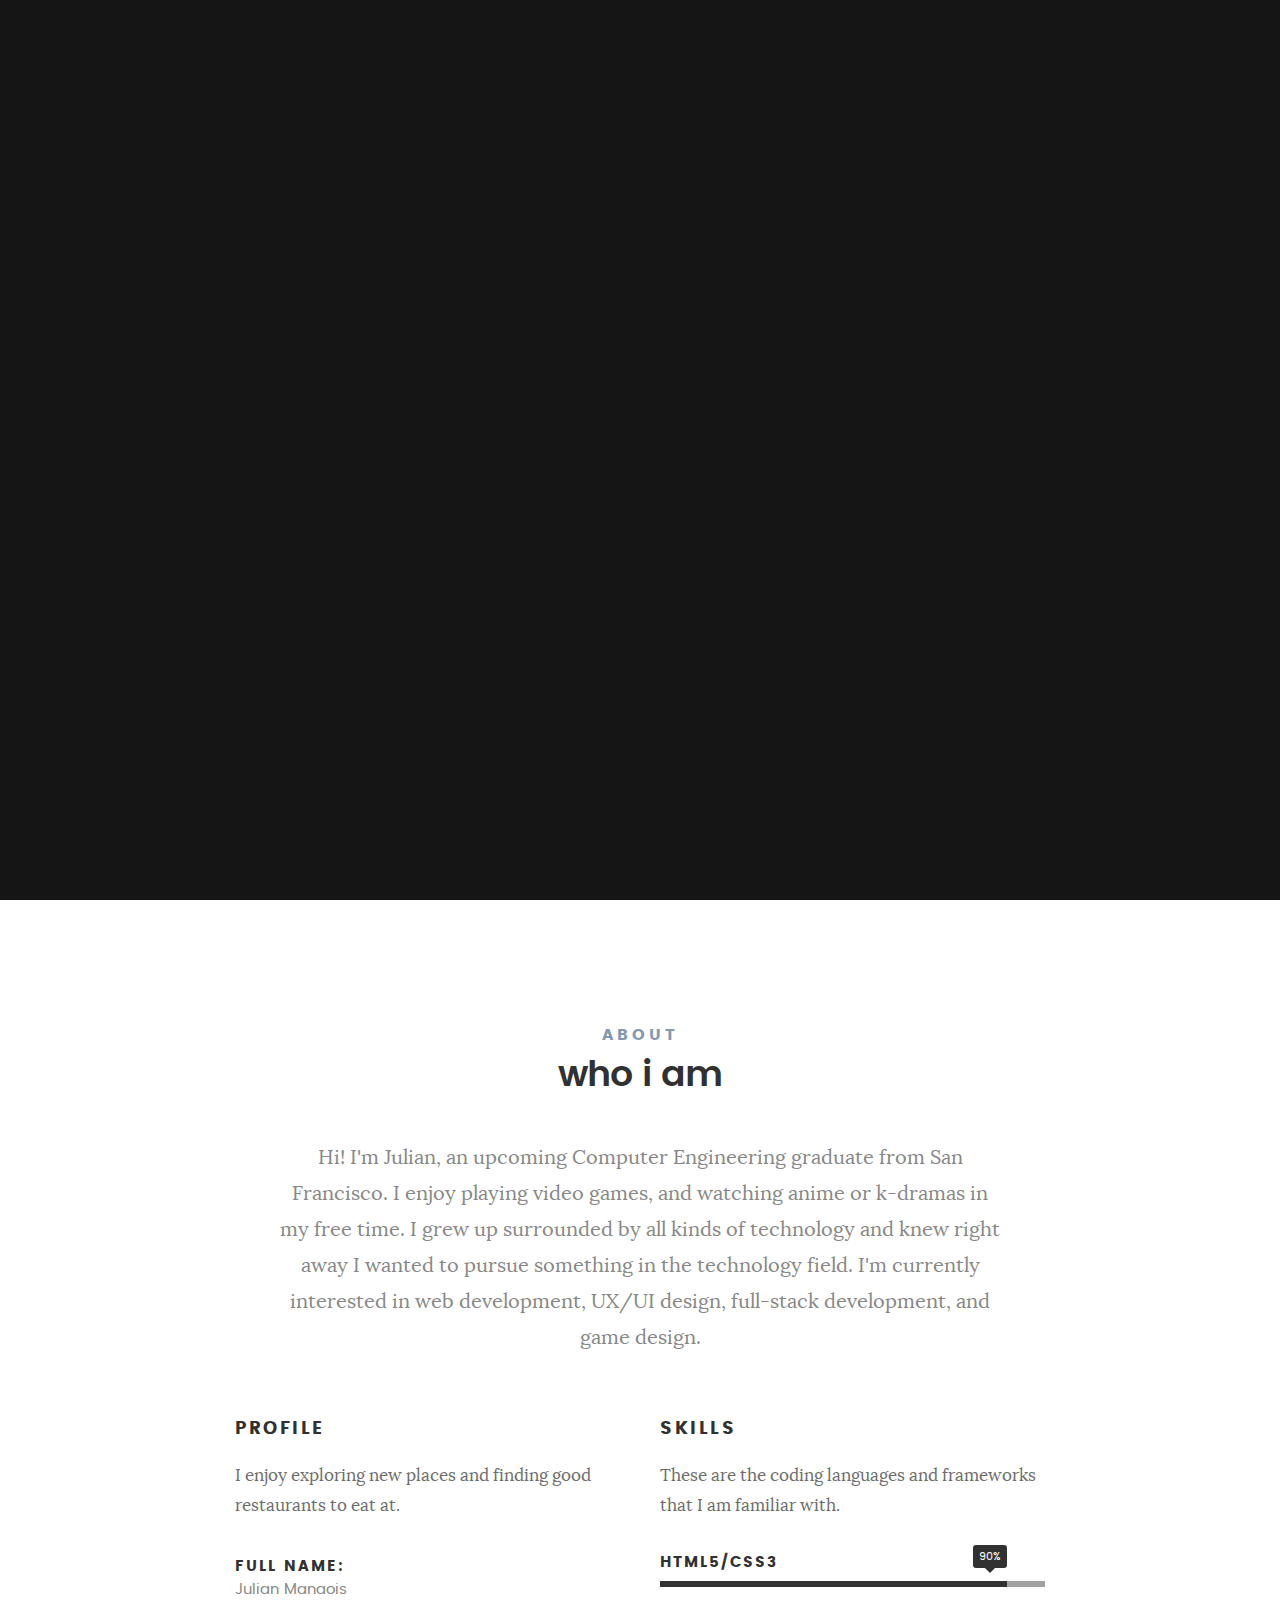
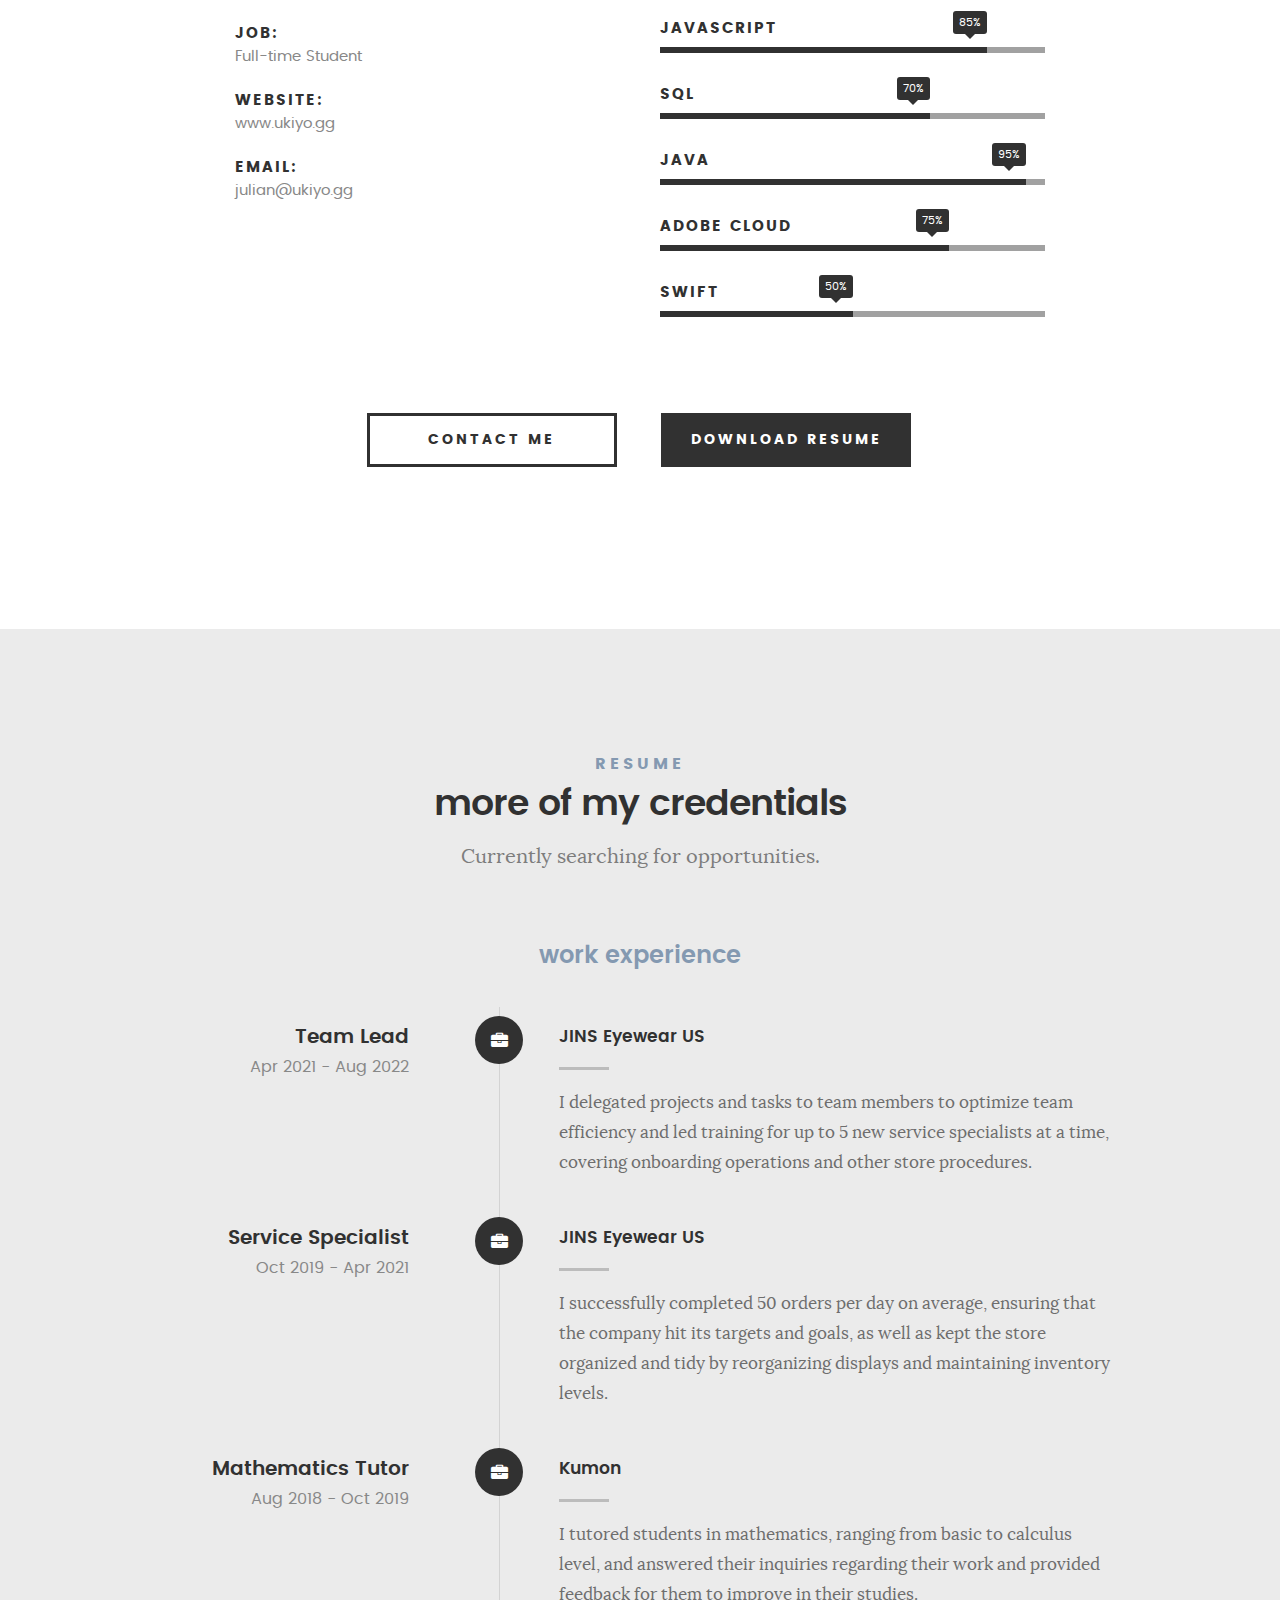
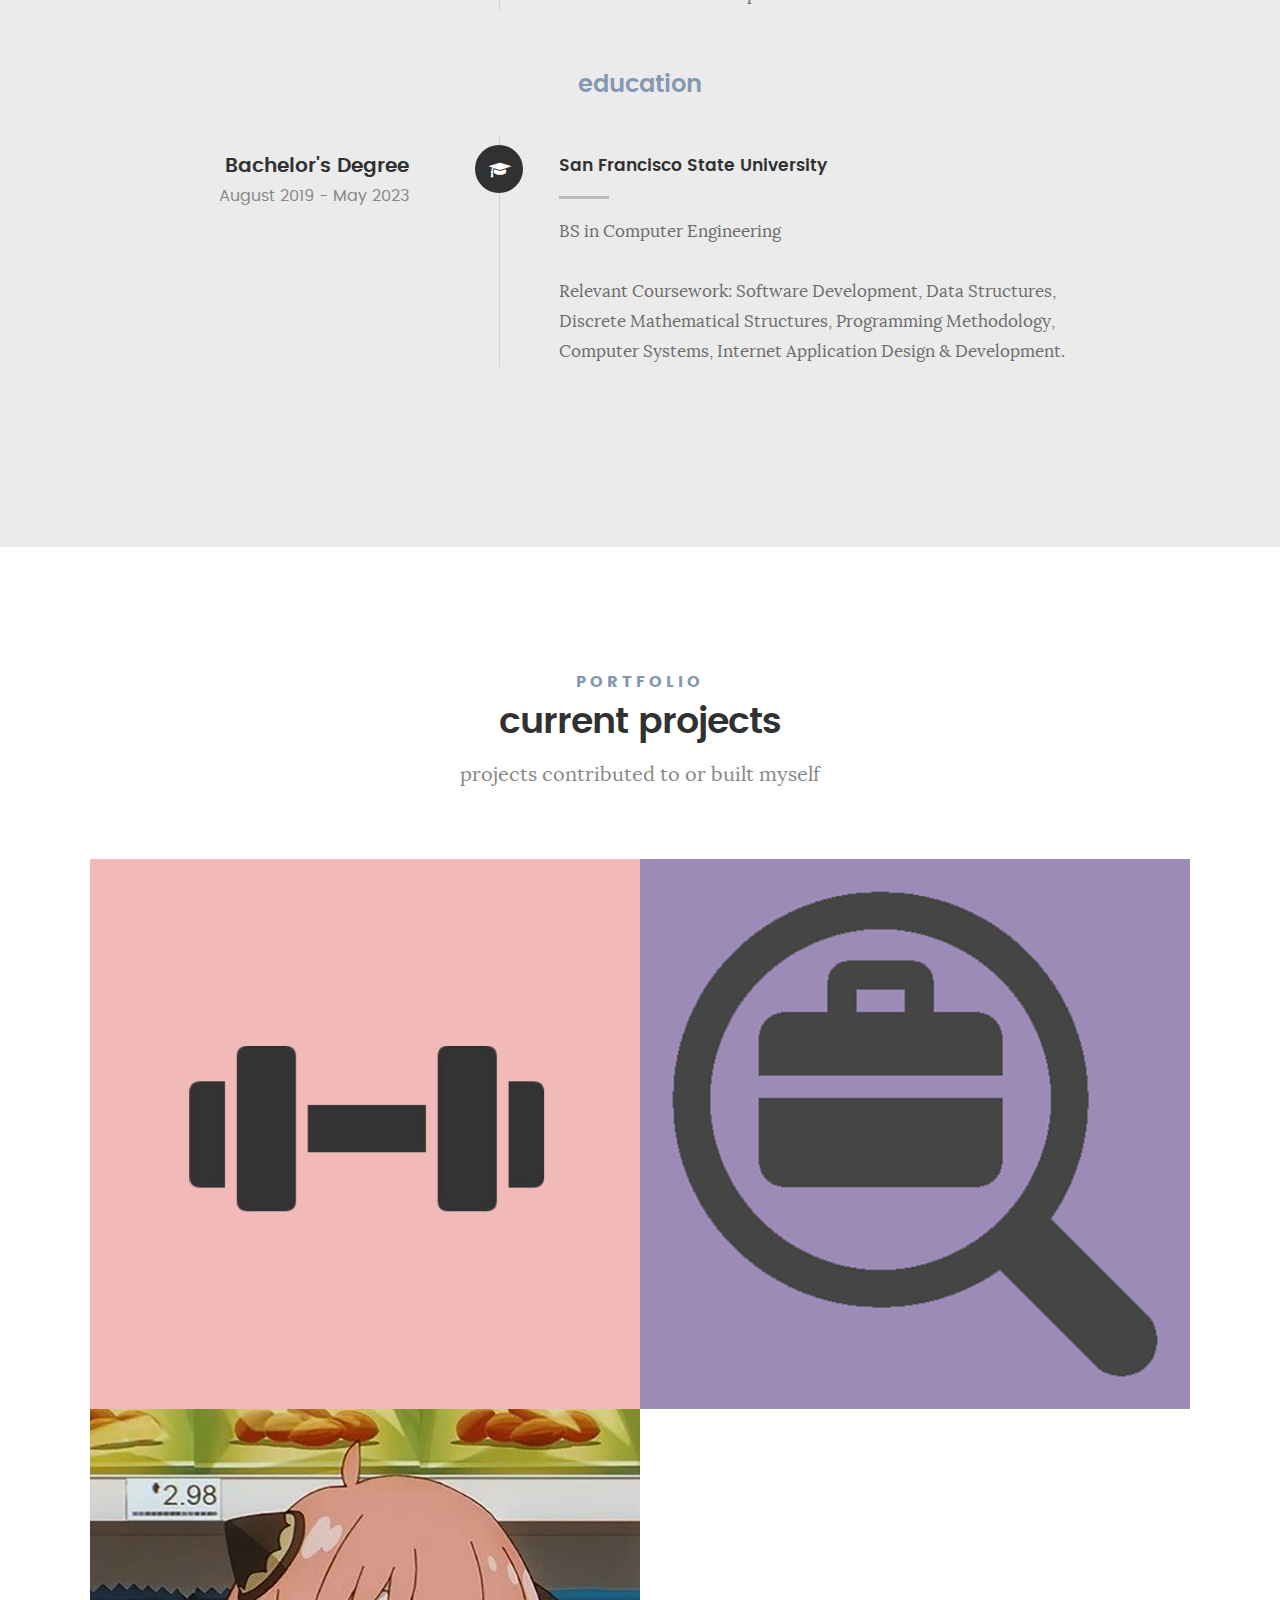
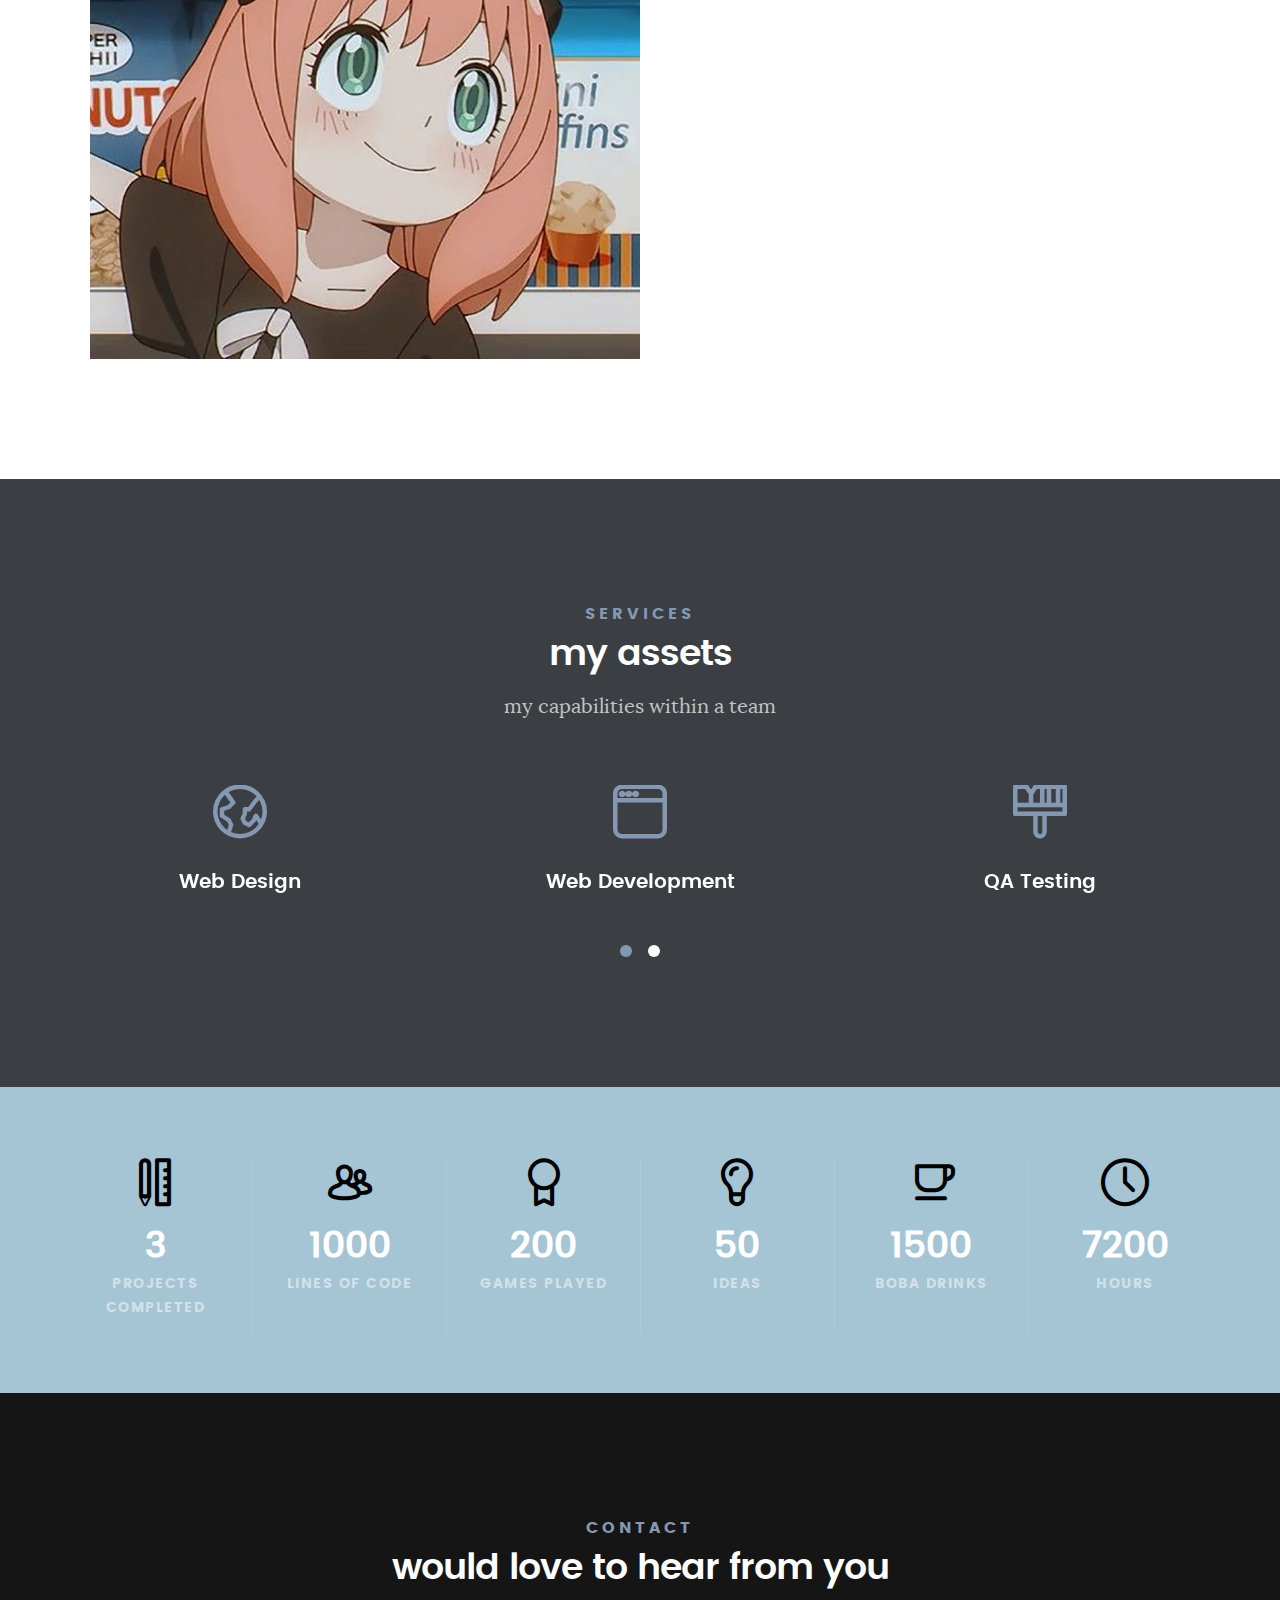
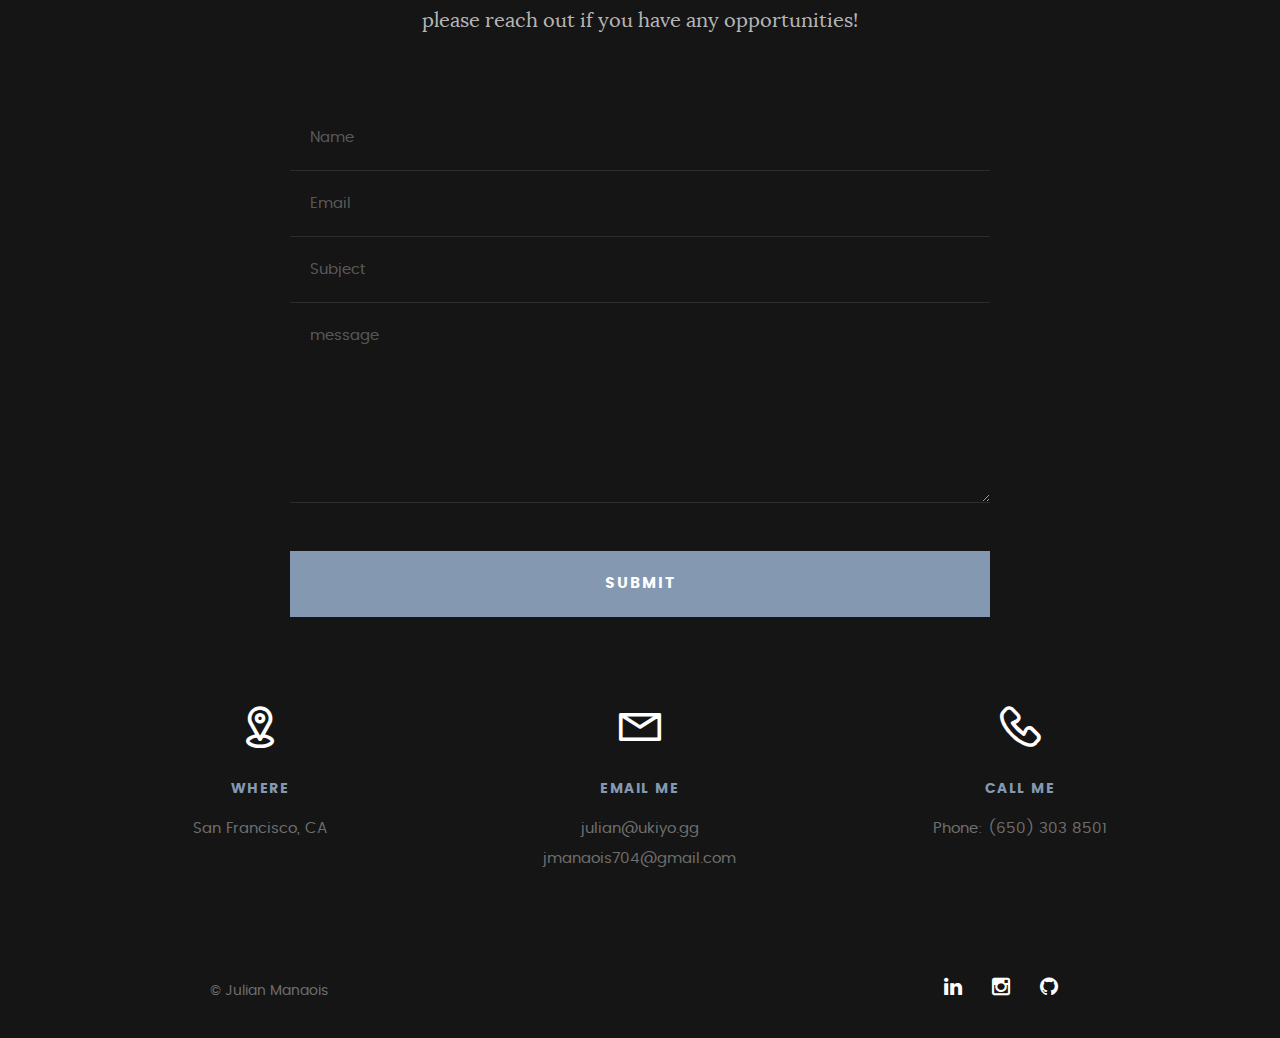
<file: index.html>
<!DOCTYPE html>
<!--[if IE 8 ]><html class="no-js oldie ie8" lang="en"> <![endif]-->
<!--[if IE 9 ]><html class="no-js oldie ie9" lang="en"> <![endif]-->
<!--[if (gte IE 9)|!(IE)]><!--><html class="no-js" lang="en"> <!--<![endif]-->
<head>

   <!--- basic page needs
   ================================================== -->
   <meta charset="utf-8">
	<title>Julian Manaois</title>
	<meta name="description" content="">  
	<meta name="author" content="">
	<link rel="icon" type="image/x-icon" href="/images/Jmanaois.ico">

   <!-- mobile specific
   ================================================== -->
	<meta name="viewport" content="width=device-width, initial-scale=1, maximum-scale=1">

 	<!-- CSS
   ================================================== -->
   <link rel="stylesheet" href="./css/base.css">  
   <link rel="stylesheet" href="./css/main.css">
   <link rel="stylesheet" href="./css/vendor.css">     

   <!-- script
   ================================================== -->   
	<script src="./js/modernizr.js"></script>
	<script src="./js/pace.min.js"></script>




</head>

<body id="top">

	<!-- header 
   ================================================== -->
   <header>   	
   	<div class="row">

   		<div class="top-bar">
   			<a class="menu-toggle" href="#"><span>menu</span></a>

	   		<div class="logo">
		         <a href="index.html">Julian Manaois</a>
		      </div>		      

		   	<nav id="main-nav-wrap">
					<ul class="main-navigation">
						<li class="current"><a class="smoothscroll"  href="#intro" title="">Home</a></li>
						<li><a class="smoothscroll"  href="#about" title="">About</a></li>
						<li><a class="smoothscroll"  href="#resume" title="">Resume</a></li>
						<li><a class="smoothscroll"  href="#portfolio" title="">Portfolio</a></li>					
						<li><a class="smoothscroll"  href="#contact" title="">Contact</a></li>					
					</ul>
				</nav>    		
   		</div> <!-- /top-bar --> 
   		
   	</div> <!-- /row --> 		
   </header> <!-- /header -->

	<!-- intro section
   ================================================== -->
   <section id="intro">   

   	<div class="intro-overlay"></div>	

   	<div class="intro-content">
   		<div class="row">

   			<div class="col-twelve">

	   			<h5>hello world.</h5>
	   			<h1>i'm julian manaois.</h1>

	   			<p class="intro-position">
	   				<span>software engineer</span> 
	   			</p>

	   			<a class="button stroke smoothscroll" href="#about" title="">more about me</a>

	   		</div>  
   			
   		</div>   		 		
   	</div> <!-- /intro-content --> 

   	<ul class="intro-social">        
         <li><a href="https://www.linkedin.com/in/julianmanaois/"><i class="fa fa-linkedin"></i></a></li>
         <li><a href="https://www.instagram.com/manaoisjulian/"><i class="fa fa-instagram"></i></a></li>
         <li><a href="https://github.com/jmanaois"><i class="fa fa-github"></i></a></li>

      </ul> <!-- /intro-social -->      	

   </section> <!-- /intro -->


   <!-- about section
   ================================================== -->
   <section id="about">  

   	<div class="row section-intro">
   		<div class="col-twelve">

   			<h5>About</h5>
   			<h1>who i am</h1>

   			<div class="intro-info">

   				<p class="lead">Hi! I'm Julian, an upcoming Computer Engineering graduate from San Francisco. I enjoy playing video games, and watching anime or k-dramas in my free time. 
                    I grew up surrounded by all kinds of technology and knew right away I wanted to pursue something in the technology field.
                    I'm currently interested in web development, UX/UI design, full-stack development, and game design.
                </p>
   			</div>   			

   		</div>   		
   	</div> <!-- /section-intro -->

   	<div class="row about-content">

   		<div class="col-six tab-full">

   			<h3>Profile</h3>
   			<p>I enjoy exploring new places and finding good restaurants to eat at.</p>

   			<ul class="info-list">
   				<li>
   					<strong>Full name:</strong>
   					<span>Julian Manaois</span>
   				</li>
   				<li>
   					<strong>Job:</strong>
   					<span>Full-time Student</span>
   				</li>
   				<li>
   					<strong>Website:</strong>
   					<span>www.ukiyo.gg</span>
   				</li>
   				<li>
   					<strong>Email:</strong>
   					<span>julian@ukiyo.gg</span>
   				</li>

   			</ul> <!-- /info-list -->

   		</div>

   		<div class="col-six tab-full">

   			<h3>Skills</h3>
   			<p>These are the coding languages and frameworks that I am familiar with.</p>

				<ul class="skill-bars">
				   <li>
				   	<div class="progress percent90"><span>90%</span></div>
				   	<strong>HTML5/CSS3</strong>
				   </li>
				   <li>
				   	<div class="progress percent85"><span>85%</span></div>
				   	<strong>JavaScript</strong>
				   </li>
				   <li>
				   	<div class="progress percent70"><span>70%</span></div>
				   	<strong>SQL</strong>
				   </li>
				   <li>
				   	<div class="progress percent95"><span>95%</span></div>
				   	<strong>Java</strong>
				   </li>
				   <li>

				   	<div class="progress percent75"><span>75%</span></div>
				   	<strong>Adobe Cloud</strong>
				   </li>
                   <li>
                   <div class="progress percent50"><span>50%</span></div>
				   	<strong>Swift</strong>
				   </li>
      
				</ul> <!-- /skill-bars -->		

   		</div>

   	</div>

   	<div class="row button-section">
   		<div class="col-twelve">
   			<a href="#contact" title="Contact Me" class="button stroke smoothscroll">contact me</a>
   			<a href="JulianManaois_Resume.pdf" target="_blank" title="Download Resume" class="button button-primary">download resume</a>
   		</div>   		
   	</div>

   </section> <!-- /process-->    


   <!-- resume Section
   ================================================== -->
	<section id="resume" class="grey-section">

		<div class="row section-intro">
   		<div class="col-twelve">

   			<h5>resume</h5>
   			<h1>more of my credentials</h1>

   			<p class="lead">Currently searching for opportunities.</p>

   		</div>   		
   	</div> <!-- /section-intro--> 

   	<div class="row resume-timeline">

   		<div class="col-twelve resume-header">

   			<h2>work experience</h2>

   		</div> <!-- /resume-header -->

   		<div class="col-twelve">

   			<div class="timeline-wrap">

   				<div class="timeline-block">

	   				<div class="timeline-ico">
	   					<i class="fa fa-briefcase"></i>
	   				</div>

	   				<div class="timeline-header">
	   					<h3>Team Lead</h3>
	   					<p>Apr 2021 - Aug 2022</p>
	   				</div>

	   				<div class="timeline-content">
	   					<h4>JINS Eyewear US</h4>
	   					<p>I delegated projects and tasks to team members to optimize team efficiency
                    and led training for up to 5 new service specialists at a time, covering onboarding operations and other store procedures. </p>
	   				</div>

	   			</div> <!-- /timeline-block -->

	   			<div class="timeline-block">

	   				<div class="timeline-ico">
	   					<i class="fa fa-briefcase"></i>
	   				</div>

	   				<div class="timeline-header">
	   					<h3>Service Specialist</h3>
	   					<p>Oct 2019 - Apr 2021 </p>
	   				</div>

	   				<div class="timeline-content">
	   					<h4>JINS Eyewear US</h4>
	   					<p>I successfully completed 50 orders per day on average, ensuring that the company hit its targets and goals, as well as kept the store organized and tidy by reorganizing displays and maintaining inventory levels. 
                            
                            </p>
	   				</div>

	   			</div> <!-- /timeline-block -->

	   			<div class="timeline-block">

	   				<div class="timeline-ico">
	   					<i class="fa fa-briefcase"></i>
	   				</div>

	   				<div class="timeline-header">
	   					<h3>Mathematics Tutor</h3>
	   					<p>Aug 2018 - Oct 2019</p>
	   				</div>

	   				<div class="timeline-content">
	   					<h4>Kumon</h4>
	   					<p>I tutored students in mathematics, ranging from basic to calculus level, and answered their inquiries regarding their work and provided feedback for them to improve in their studies.
                            </p>
	   				</div>

	   			</div> <!-- /timeline-block -->

   			</div> <!-- /timeline-wrap -->   			

   		</div> <!-- /col-twelve -->
   		
   	</div> <!-- /resume-timeline -->
   	
   	<div class="row resume-timeline">

   		<div class="col-twelve resume-header">

   			<h2>education</h2>

   		</div> <!-- /resume-header -->

   		<div class="col-twelve">

   			<div class="timeline-wrap">

   				<div class="timeline-block">

	   				<div class="timeline-ico">
	   					<i class="fa fa-graduation-cap"></i>
	   				</div>

	   				<div class="timeline-header">
	   					<h3>Bachelor's Degree</h3>
	   					<p>August 2019 - May 2023</p>
	   				</div>

	   				<div class="timeline-content">
	   					<h4>San Francisco State University</h4>
	   					<p>BS in Computer Engineering</p>
						<p>Relevant Coursework: Software Development, Data Structures, Discrete Mathematical Structures, Programming Methodology, Computer Systems, Internet Application Design & Development. </p>
	   				</div>

	   			</div> <!-- /timeline-block -->


	   			<!-- /timeline-block -->

   			</div> <!-- /timeline-wrap -->   			

   		</div> <!-- /col-twelve -->
   		
   	</div> <!-- /resume-timeline -->
		
	</section> <!-- /features -->


	<!-- Portfolio Section
   ================================================== -->
	<section id="portfolio">

		<div class="row section-intro">
   		<div class="col-twelve">

   			<h5>Portfolio</h5>
   			<h1>current projects</h1>

   			<p class="lead">projects contributed to or built myself</p>

   		</div>   		
   	</div> <!-- /section-intro--> 

   	<div class="row portfolio-content">

   		<div class="col-twelve">

   			<!-- portfolio-wrapper -->
	         <div id="folio-wrapper" class="block-1-2 block-mob-full stack">

	         	<div class="bgrid folio-item">
	               <div class="item-wrap">
	               	<img src="images/portfolio/projectjim.jpg" alt="ProjectJIM">
	                  <a href="#modal-01" class="overlay">	                  	           
	                     <div class="folio-item-table">
	                     	<div class="folio-item-cell">
		     					       <h3 class="folio-title">ProjectJIM</h3>	     					    
		     					    	 <span class="folio-types">
		     					       	  ios application
		     					       </span>
		     					   </div>	                      	
	                     </div>                    
	                  </a>
	               </div>	               
	        		</div> <!-- /folio-item -->

	        		<div class="bgrid folio-item">
	               <div class="item-wrap">
	               	<img src="images/portfolio/jobhunter.png" alt="JobHunter">
	               	<a href="#modal-02" class="overlay">              		                  
	                     <div class="folio-item-table">
	                     	<div class="folio-item-cell">
	                     		<h3 class="folio-title">JobHunter</h3>	     					    
		     					    	<span class="folio-types">
		     					       	  Web Design
		     					      </span>		     		
		     					   </div> 	                      	
	                     </div>                    
	                  </a>
	               </div>
	        		</div> <!-- /folio-item -->

	            <div class="bgrid folio-item">
	               <div class="item-wrap">
	               	<img src="images/portfolio/anya.jpg"alt="AnyaBot">
	                  <a href="#modal-03" class="overlay">             		                  
	                     <div class="folio-item-table">
	                     	<div class="folio-item-cell">
	                     		<h3 class="folio-title">AnyaBot</h3>	     					    
		     					    	<span class="folio-types">
		     					       	  bot application
		     					      </span>		     		
		     					   </div> 	                      	
	                     </div>                    
	                  </a>
	               </div>
	        		</div> <!-- /folio-item -->

	            <!-- <div class="bgrid folio-item">
	               <div class="item-wrap">
	               	<img src="images/portfolio/beetle.jpg" alt="Beetle">
	                  <a href="#modal-04" class="overlay">                  	                 
	                     <div class="folio-item-table">
	                     	<div class="folio-item-cell">
	                     		<h3 class="folio-title">Beetle</h3>	     					    
		     					    	<span class="folio-types">
		     					       	  Branding
		     					      </span>		     		
		     					   </div>  	                      	
	                     </div>                    
	                  </a>
	               </div>
	        		</div> !-- /folio-item -->     

	        	<!--	<div class="bgrid folio-item">
	               <div class="item-wrap">
	               	<img src="images/portfolio/lighthouse.jpg" alt="Lighthouse">
	                  <a href="#modal-05" class="overlay">             		                  
	                     <div class="folio-item-table">
	                     	<div class="folio-item-cell">
	                     		<h3 class="folio-title">Lighthouse</h3>	     					    
		     					    	<span class="folio-types">
		     					       	  Web Development
		     					      </span>		     		
		     					   </div> 	                      	
	                     </div>                    
	                  </a>
	               </div>
	        		</div> !-- /folio-item -->

	           <!-- <div class="bgrid folio-item">
	               <div class="item-wrap">
	               	<img src="images/portfolio/salad.jpg" alt="Salad">
	                  <a href="#modal-06" class="overlay">
	                     <div class="folio-item-table">
	                     	<div class="folio-item-cell">
	                     		<h3 class="folio-title">Salad</h3>	     					    
		     					    	<span class="folio-types">
		     					       	  Branding
		     					      </span>		     		
		     					   </div>	                      	
	                     </div>                    
	                  </a>
	               </div>
	        		</div> !-- /folio-item -->   

	            <!-- modal popups - begin
	            ============================================================= -->
	            <div id="modal-01" class="popup-modal slider mfp-hide">	

				     	<div class="media">
				     		<img src="images/portfolio/modals/m-projectjim.jpg" alt="" />
				     	</div>      	

					   <div class="description-box">
					      <h4>ProjectJIM</h4>		      
					      <p>ProjectJIM is an iOS application designed by myself and two other Computer Engineers.
                            The app is being designed to assist gym-goers with creating a weightlifting workout plan based on their interests and 
                            also act as a repetition counter. The application also takes user feedback in order to scale the workout difficulty accordingly.
                          </p>

					      <div class="categories">IOS Application</div>			               
					   </div>

			         <div class="link-box">
			            <a href="projectjim.html">Details</a>
					      <a href="#" class="popup-modal-dismiss">Close</a>
			         </div>		      

				   </div> <!-- /modal-01 -->

				   <div id="modal-02" class="popup-modal slider mfp-hide">	

				     	<div class="media">
				     		<img src="images/portfolio/jobhunter.png" alt="" />
				     	</div>      	

					   <div class="description-box">
					      <h4>JobHunter</h4>		      
					      <p>JobHunter is a web-app designed for a class project. It allows the user to search for jobs in specific tech fields.
                            Companies are also able to create accounts in order to post jobs. The project was mostly centered around implementing a search/filter function.
                          </p>

					      <div class="categories">Web Design</div>			               
					   </div>

			         <div class="link-box">
			            <a href="jobhunter.html">Details</a>
					      <a href="#" class="popup-modal-dismiss">Close</a>
			         </div>		      

				   </div> <!-- /modal-02 -->

				   <div id="modal-03" class="popup-modal slider mfp-hide">	

				     	<div class="media">
				     		<img src="images/portfolio/anya.jpg" alt="" />
				     	</div>      	

					   <div class="description-box">
					      <h4>AnyaBot</h4>		      
					      <p>Utilized Discord API and JavaScript to code a Discord Bot that keeps track of reminders and tasks for users. The bot's name comes from the main character, Anya, in the anime Spy x Family!
                            </p>

					      <div class="categories">Bot application</div>			               
					   </div>

			         <div class="link-box">
			            <a href="anyabot.html">Details</a>
					      <a href="#" class="popup-modal-dismiss">Close</a>
			         </div>		      

				   </div> <!-- /modal-03 -->

				   <div id="modal-04" class="popup-modal slider mfp-hide">	

				     	<div class="media">
				     		<img src="images/portfolio/modals/m-beetle.jpg" alt="" />
				     	</div>      	

					   <div class="description-box">
					      <h4>Beetle</h4>		      
					      <p>Proin gravida nibh vel velit auctor aliquet. Aenean sollicitudin, lorem quis bibendum auctor, nisi elit consequat ipsum, nec sagittis sem nibh id elit.</p>

					      <div class="categories">Branding</div>			               
					   </div>

			         <div class="link-box">
			            <a href="#">Details</a>
					      <a href="#" class="popup-modal-dismiss">Close</a>
			         </div>		      

				   </div> <!-- /modal-04 -->

				   <div id="modal-05" class="popup-modal slider mfp-hide">	

				     	<div class="media">
				     		<img src="images/portfolio/modals/m-lighthouse.jpg" alt="" />
				     	</div>      	

					   <div class="description-box">
					      <h4>Lighthouse</h4>		      
					      <p>Proin gravida nibh vel velit auctor aliquet. Aenean sollicitudin, lorem quis bibendum auctor, nisi elit consequat ipsum, nec sagittis sem nibh id elit.</p>

					      <div class="categories">Web Development</div>			               
					   </div>

			         <div class="link-box">
			            <a href="#">Details</a>
					      <a href="#" class="popup-modal-dismiss">Close</a>
			         </div>		      

				   </div> <!-- /modal-05 -->

				   <div id="modal-06" class="popup-modal slider mfp-hide">	

				     	<div class="media">
				     		<img src="images/portfolio/modals/m-salad.jpg" alt="" />
				     	</div>      	

					   <div class="description-box">
					      <h4>Salad</h4>		      
					      <p>Proin gravida nibh vel velit auctor aliquet. Aenean sollicitudin, lorem quis bibendum auctor, nisi elit consequat ipsum, nec sagittis sem nibh id elit.</p>

					      <div class="categories">Branding</div>			               
					   </div>

			         <div class="link-box">
			            <a href="#">Details</a>
					      <a href="#" class="popup-modal-dismiss">Close</a>
			         </div>		      

				   </div> <!-- /modal-06 -->


				   <!-- modal popups - end
	            ============================================================= -->

	         </div> <!-- /portfolio-wrapper --> 

   		</div>  <!-- /twelve -->   

   	</div> <!-- /portfolio-content --> 
		
	</section> <!-- /portfolio --> 

	
	<!-- services Section
   ================================================== -->
	<section id="services">

		<div class="overlay"></div>

		<div class="row section-intro">
   		<div class="col-twelve">

   			<h5>Services</h5>
   			<h1>my assets</h1>

   			<p class="lead">my capabilities within a team</p>

   		</div>   		
   	</div> <!-- /section-intro -->

   	<div class="row services-content">

   		<div id="owl-slider" class="owl-carousel services-list">

	      	<div class="service">	

	      		<span class="icon"><i class="icon-earth"></i></span>            

	            <div class="service-content">	

	            	 <h3>Web Design</h3>

		            <p class="desc">
	         		</p>
	         		
	         	</div> 	         	 

				</div> <!-- /service -->

				<div class="service">	

					<span class="icon"><i class="icon-window"></i></span>                          

	            <div class="service-content">	

	            	<h3>Web Development</h3>  

		            <p class="desc">
	         		</p>

	            </div>	                          

			   </div> <!-- /service -->

			   <div class="service">

			   	<span class="icon"><i class="icon-paint-brush"></i></span>		            

	            <div class="service-content">

	            	<h3>QA Testing</h3>

		            <p class="desc">
	        			</p> 

	            </div> 	            	               

			   </div> <!-- /service -->

				<div class="service">

					<span class="icon"><i class="icon-toggles"></i></span>	              

	            <div class="service-content">

	            	<h3>UI/UX Design</h3>

		            <p class="desc">
	         		</p> 
	         		
	            </div>                

				</div> <!-- /service -->

			   <div class="service">

			   	<span class="icon"><i class="icon-image"></i></span>	            

	            <div class="service-content">

	            	<h3>Data Science</h3>

		            <p class="desc">
	        			</p> 

	            </div>	               

			   </div> <!-- /service -->

			   <div class="service">

			   	<span class="icon"><i class="icon-chat"></i></span>	   	           

	            <div class="service-content">

	            	 <h3>Full-Stack Development</h3>

		            <p class="desc">
	        			</p> 
	        			
	            </div>	               

			   </div> <!-- /service -->

	      </div> <!-- /services-list -->
   		
   	</div> <!-- /services-content -->
		
	</section> <!-- /services -->	


	<!-- stats Section
   ================================================== -->
	<section id="stats" class="count-up">

		<div class="row">
			<div class="col-twelve">

				<div class="block-1-6 block-s-1-3 block-tab-1-2 block-mob-full stats-list">

					<div class="bgrid stat">

						<div class="icon-part">
							<i class="icon-pencil-ruler"></i>
						</div>

						<h3 class="stat-count">
							3
						</h3>

						<h5 class="stat-title">
							Projects Completed
						</h5>

					</div> <!-- /stat -->					

					<div class="bgrid stat">

						<div class="icon-part">
							<i class="icon-users"></i>
						</div>

						<h3 class="stat-count">
							1000
						</h3>

						<h5 class="stat-title">
							Lines of code
						</h5>

					</div> <!-- /stat -->

					<div class="bgrid stat">

						<div class="icon-part">
							<i class="icon-badge"></i>
						</div>

						<h3 class="stat-count">
							200
						</h3>

						<h5 class="stat-title">
							Games Played
						</h5>

					</div> <!-- /stat -->									

					<div class="bgrid stat">

						<div class="icon-part">
							<i class="icon-light-bulb"></i>
						</div>

						<h3 class="stat-count">
							50
						</h3>

						<h5 class="stat-title">
							Ideas
						</h5>

					</div> <!-- /stat -->

					<div class="bgrid stat">

						<div class="icon-part">
							<i class="icon-cup"></i>
						</div>

						<h3 class="stat-count">
							1500
						</h3>

						<h5 class="stat-title">
							Boba Drinks
						</h5>

					</div> <!-- /stat -->

					<div class="bgrid stat">

						<div class="icon-part">
							<i class="icon-clock"></i>
						</div>

						<h3 class="stat-count">
							7200
						</h3>

						<h5 class="stat-title">
							Hours
						</h5>

					</div> <!-- /stat -->

				</div> <!-- /stats-list -->

			</div> <!-- /twelve -->
		</div> <!-- /row -->

	</section> <!-- /stats -->

	
   <!-- contact
   ================================================== -->
	<section id="contact">

		<div class="row section-intro">
   		<div class="col-twelve">

   			<h5>Contact</h5>
   			<h1>would love to hear from you</h1>

   			<p class="lead">please reach out if you have any opportunities!</p>

   		</div> 
   	</div> <!-- /section-intro -->

   	<div class="row contact-form">

   		<div class="col-twelve">

            <!-- form -->
            <form name="contactForm" id="contactForm" method="post" action="">
      			<fieldset>

                  <div class="form-field">
 						   <input name="contactName" type="text" id="contactName" placeholder="Name" value="" minlength="2" required="">
                  </div>
                  <div class="form-field">
	      			   <input name="contactEmail" type="email" id="contactEmail" placeholder="Email" value="" required="">
	               </div>
                  <div class="form-field">
	     				   <input name="contactSubject" type="text" id="contactSubject" placeholder="Subject" value="">
	               </div>                       
                  <div class="form-field">
	                 	<textarea name="contactMessage" id="contactMessage" placeholder="message" rows="10" cols="50" required=""></textarea>
	               </div>                      
                 <div class="form-field">
                     <button class="submitform">Submit</button>
                     <div id="submit-loader">
                        <div class="text-loader">Sending...</div>                             
       				      <div class="s-loader">
								  	<div class="bounce1"></div>
								  	<div class="bounce2"></div>
								  	<div class="bounce3"></div>
								</div>
							</div>
                  </div>

      			</fieldset>
      		</form> <!-- Form End -->

            <!-- contact-warning -->
            <div id="message-warning">            	
            </div>            
            <!-- contact-success -->
      		<div id="message-success">
               <i class="fa fa-check"></i>Your message was sent, thank you!<br>
      		</div>

         </div> <!-- /col-twelve -->
   		
   	</div> <!-- /contact-form -->

   	<div class="row contact-info">

   		<div class="col-four tab-full">

   			<div class="icon">
   				<i class="icon-pin"></i>
   			</div>

   			<h5>Where</h5>

   			<p>
          San Francisco, CA
    
            </p>

   		</div>

   		<div class="col-four tab-full collapse">

   			<div class="icon">
   				<i class="icon-mail"></i>
   			</div>

   			<h5>Email Me</h5>

   			<p>julian@ukiyo.gg<br>
			   	jmanaois704@gmail.com			     
			   </p>

   		</div>

   		<div class="col-four tab-full">

   			<div class="icon">
   				<i class="icon-phone"></i>
   			</div>

   			<h5>Call Me</h5>

   			<p>Phone: (650) 303 8501<br>
			   	
			   </p>

   		</div>
   		
   	</div> <!-- /contact-info -->
		
	</section> <!-- /contact -->


   <!-- footer
   ================================================== -->

   <footer>
     	<div class="row">

     		<div class="col-six tab-full pull-right social">

     			<ul class="footer-social">        
                    <li><a href="https://www.linkedin.com/in/julianmanaois/"><i class="fa fa-linkedin"></i></a></li>
                    <li><a href="https://www.instagram.com/manaoisjulian/"><i class="fa fa-instagram"></i></a></li>
                    <li><a href="https://github.com/jmanaois"><i class="fa fa-github"></i></a></li>
			   </ul> 
	      		
	      </div>

      	<div class="col-six tab-full">
	      	<div class="copyright">
		        	<span>© Julian Manaois</span>          	
		         </div>		                  
	      	</div>

	      	<div id="go-top">
		         <a class="smoothscroll" title="Back to Top" href="#top"><i class="fa fa-long-arrow-up"></i></a>
		      </div>

      	</div> <!-- /row -->     	
   </footer>  

   <div id="preloader"> 
    	<div id="loader"></div>
   </div> 

   <!-- Java Script
   ================================================== --> 
   <script src="js/jquery-2.1.3.min.js"></script>
   <script src="js/plugins.js"></script>
   <script src="js/main.js"></script>

</body>

</html>
</file>
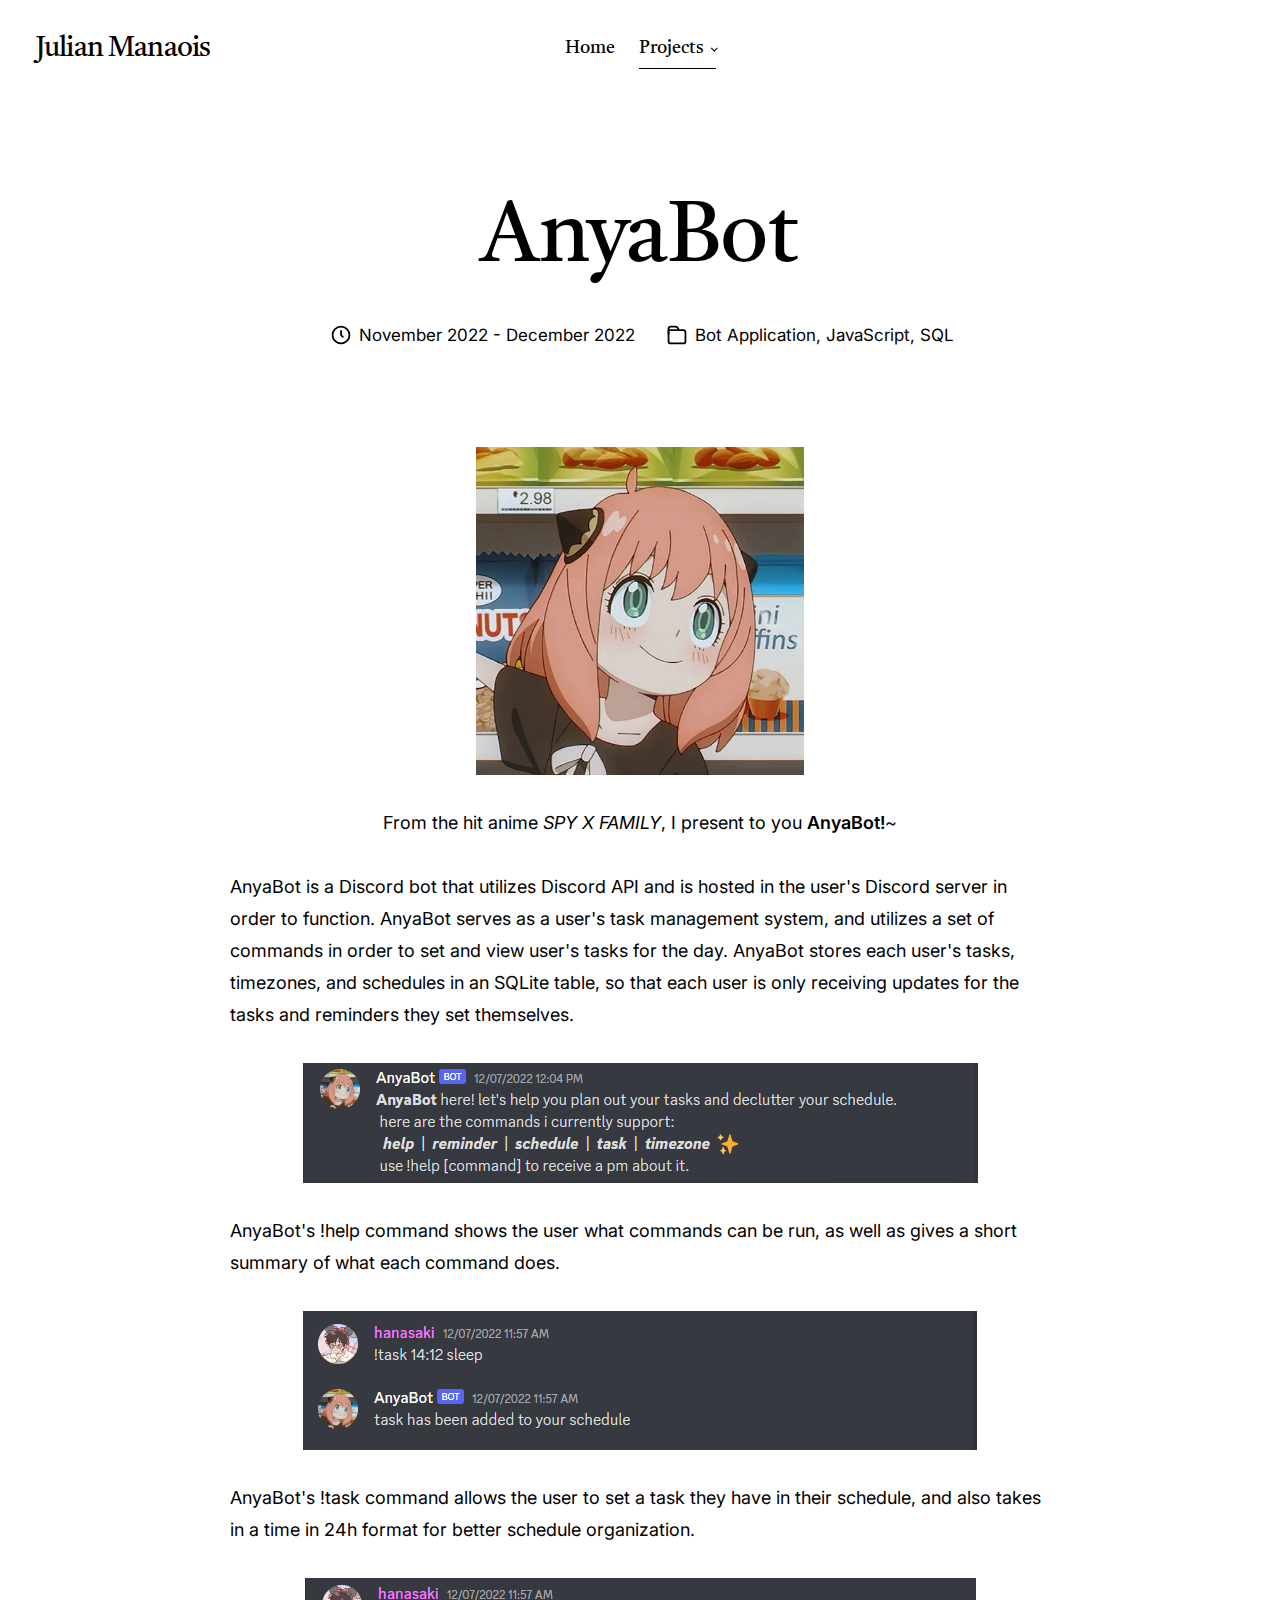
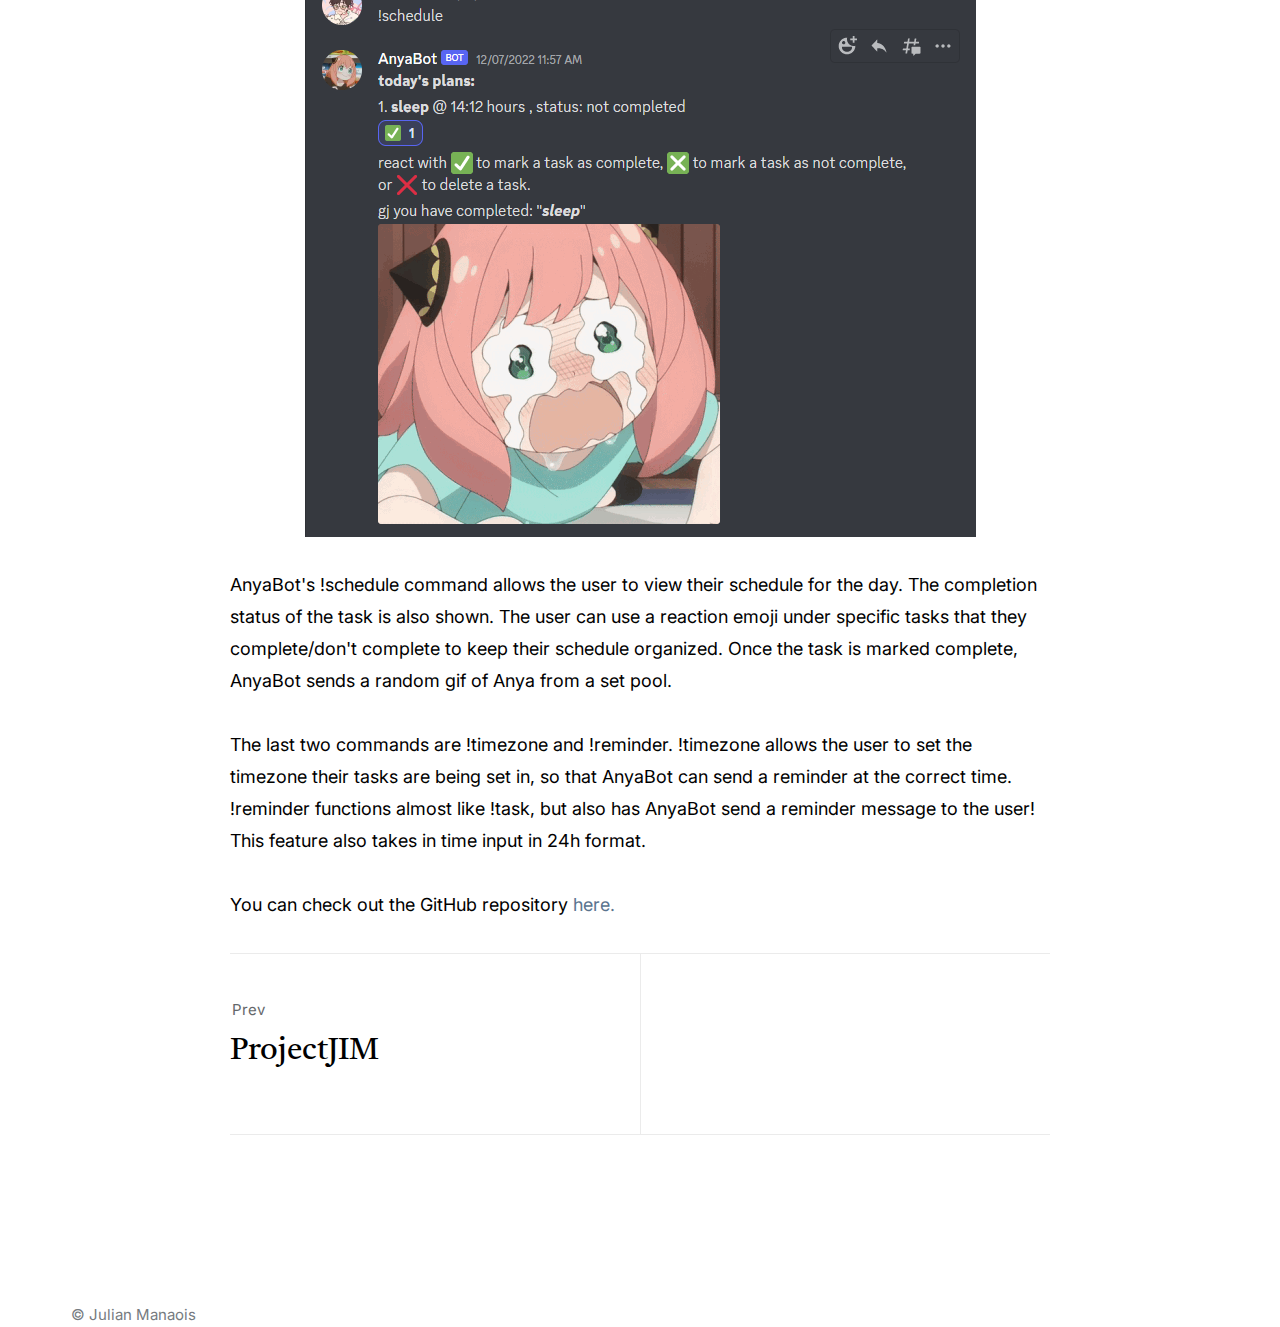
<file: anyabot.html>
<!DOCTYPE html>
<html lang="en" class="no-js" >
<head>

    <!--- basic page needs
    ================================================== -->
    <meta charset="utf-8">
    <meta name="viewport" content="width=device-width, initial-scale=1">
    <title>AnyaBot - Julian Manaois</title>

    <script>
        document.documentElement.classList.remove('no-js');
        document.documentElement.classList.add('js');
    </script>

    <!-- CSS
    ================================================== -->
    <link rel="stylesheet" href="css/vendor.css">
    <link rel="stylesheet" href="css/styles.css">

    <!-- favicons
    ================================================== -->
    <link rel="icon" type="image/x-icon" href="/images/Jmanaois.ico">
</head>

<body id="top">


    <!-- preloader
    ================================================== -->
    <div id="preloader">
        <div id="loader" class="dots-fade">
            <div></div>
            <div></div>
            <div></div>
        </div>
    </div>


    <!-- page wrap
    ================================================== -->
    <div id="page" class="s-pagewrap">


        <!-- # site header 
        ================================================== -->
        <header id="masthead" class="s-header">

            <div class="s-header__branding">
                <p class="site-title">
                    <a href="index.html" rel="home">Julian Manaois</a>
                </p>
            </div>

            <div class="row s-header__navigation">

                <nav class="s-header__nav-wrap">
    
                    <ul class="s-header__nav">
                        <li><a href="index.html" title="">Home</a></li>
                        <li class="current-menu-item has-children">
                            <a href="#0" title="" class="">Projects</a>
                            <ul class="sub-menu">
                                <li><a href="anyabot.html">AnyaBot</a></li>
                                <li><a href="projectjim.html">ProjectJIM</a></li>
                                <li><a href="jobhunter.html">JobHunter</a></li>
                            </ul>
                        </li>
                    </ul> <!-- end s-header__nav -->

                </nav> <!-- end s-header__nav-wrap -->
    
            </div> <!-- end s-header__navigation -->

            <a class="s-header__menu-toggle" href="#0"><span>Menu</span></a>
            </a>

        </header> <!-- end s-header -->


        <!-- # site-content
        ================================================== -->
        <div id="content" class="s-content s-content--blog">

                <div class="row entry-wrap">
                    <div class="column lg-12">

                        <article class="entry format-standard">

                            <header class="entry__header">
    
                                <h1 class="entry__title">
                                    AnyaBot
                                </h1>

                                <div class="entry__meta">
                                   
                                    <div class="entry__meta-date">
                                        <svg width="24" height="24" fill="none" viewBox="0 0 24 24">
                                            <circle cx="12" cy="12" r="7.25" stroke="currentColor" stroke-width="1.5"></circle>
                                            <path stroke="currentColor" stroke-width="1.5" d="M12 8V12L14 14"></path>
                                        </svg>
                                        November 2022 - December 2022 
                                    </div>
                                    <div class="entry__meta-cat">
                                        <svg width="24" height="24" fill="none" viewBox="0 0 24 24">
                                            <path stroke="currentColor" stroke-linecap="round" stroke-linejoin="round" stroke-width="1.5" d="M19.25 17.25V9.75C19.25 8.64543 18.3546 7.75 17.25 7.75H4.75V17.25C4.75 18.3546 5.64543 19.25 6.75 19.25H17.25C18.3546 19.25 19.25 18.3546 19.25 17.25Z"></path>
                                            <path stroke="currentColor" stroke-linecap="round" stroke-linejoin="round" stroke-width="1.5" d="M13.5 7.5L12.5685 5.7923C12.2181 5.14977 11.5446 4.75 10.8127 4.75H6.75C5.64543 4.75 4.75 5.64543 4.75 6.75V11"></path>
                                        </svg>
                                          
                                        <span class="cat-links">
                                            <a>Bot Application</a>
                                            <a>JavaScript</a>
                                            <a>SQL</a>
                                        </span>
                                    </div>
                                </div>
                            </header>



                            <div class="content-primary">

                                <div class="entry__content">
                                    <img class="anya" src="/images/portfolio/anya.jpg">
                                    <p class="anyatxt">From the hit anime <i>SPY X FAMILY</i>, I present to you <b>AnyaBot!</b>~</p>
                                    <p>
                                    AnyaBot is a Discord bot that utilizes Discord API and is hosted in the user's Discord server in order to function.
                                    AnyaBot serves as a user's task management system, and utilizes a set of commands in order to set and view user's tasks for the day. AnyaBot stores each user's tasks, timezones, and schedules in an SQLite 
                                    table, so that each user is only receiving updates for the tasks and reminders they set themselves.
                                    </p>
                
                    
                                    <img class="anyachat" src="/images/anyabot/help.png">
                                    <p>
                                   AnyaBot's !help command shows the user what commands can be run, as well as gives a short summary of what each command does.
                                    </p>
                                    <img class="anyachat" src="/images/anyabot/addtask.png">
                                    <p>
                                    AnyaBot's !task command allows the user to set a task they have in their schedule, and also takes in a time in 24h format for better schedule organization.</p>
            
                                    <img class="anyachat" src="/images/anyabot/schedule.png">
                                    <p>AnyaBot's !schedule command allows the user to view their schedule for the day. The completion status of the task is also shown. The user can use a reaction emoji under specific tasks that they complete/don't complete to keep their schedule organized.
                                        Once the task is marked complete, AnyaBot sends a random gif of Anya from a set pool.
                                    </p>
                                     
                                    <p>The last two commands are !timezone and !reminder. !timezone allows the user to set the timezone their tasks are being set in, so that AnyaBot can send a reminder at the correct time.
                                        !reminder functions almost like !task, but also has AnyaBot send a reminder message to the user! This feature also takes in time input in 24h format.
                                    </p>

                                    <p>You can check out the GitHub repository <a href="https://github.com/jmanaois/jobhunter">here.
                                    </a></p>
                                     

                                <div class="post-nav">
                                    <div class="post-nav__prev">
                                        <a href="projectjim.html" rel="prev">
                                            <span>Prev</span>
                                            ProjectJIM 
                                        </a>
                                    </div>
                                   <!-- <div class="post-nav__next">
                                        <a href="newproject.html" rel="next">
                                            <span>Next</span>
                                            New Project name here
                                        </a>
                                    </div> -->
                                </div>

                            </div> <!-- end content-primary -->

                        </article> <!-- end entry -->

                </div>
            </div> <!-- end s-footer__subscribe -->

            <div class="row s-footer__bottom">
                <div class="column lg-5 md-6 tab-12">
                    <div class="ss-copyright">
                        <span>© Julian Manaois</span> 
                    </div>
                </div>

            </div> <!-- end s-footer__bottom -->
           
            <div class="ss-go-top">
                <a class="smoothscroll" title="Back to Top" href="#top">
                    <svg width="24" height="24" fill="none" viewBox="0 0 24 24">
                        <path stroke="currentColor" stroke-linecap="round" stroke-linejoin="round" stroke-width="1.5" d="M17.25 10.25L12 4.75L6.75 10.25"/>
                        <path stroke="currentColor" stroke-linecap="round" stroke-linejoin="round" stroke-width="1.5" d="M12 19.25V5.75"/>
                    </svg>
                </a>
            </div> <!-- end ss-go-top -->

        </footer><!-- end s-footer -->


    <!-- Java Script
    ================================================== -->
    <script src="js/blogplugins.js"></script>
    <script src="js/blogmain.js"></script>

</body>
</html>
</file>
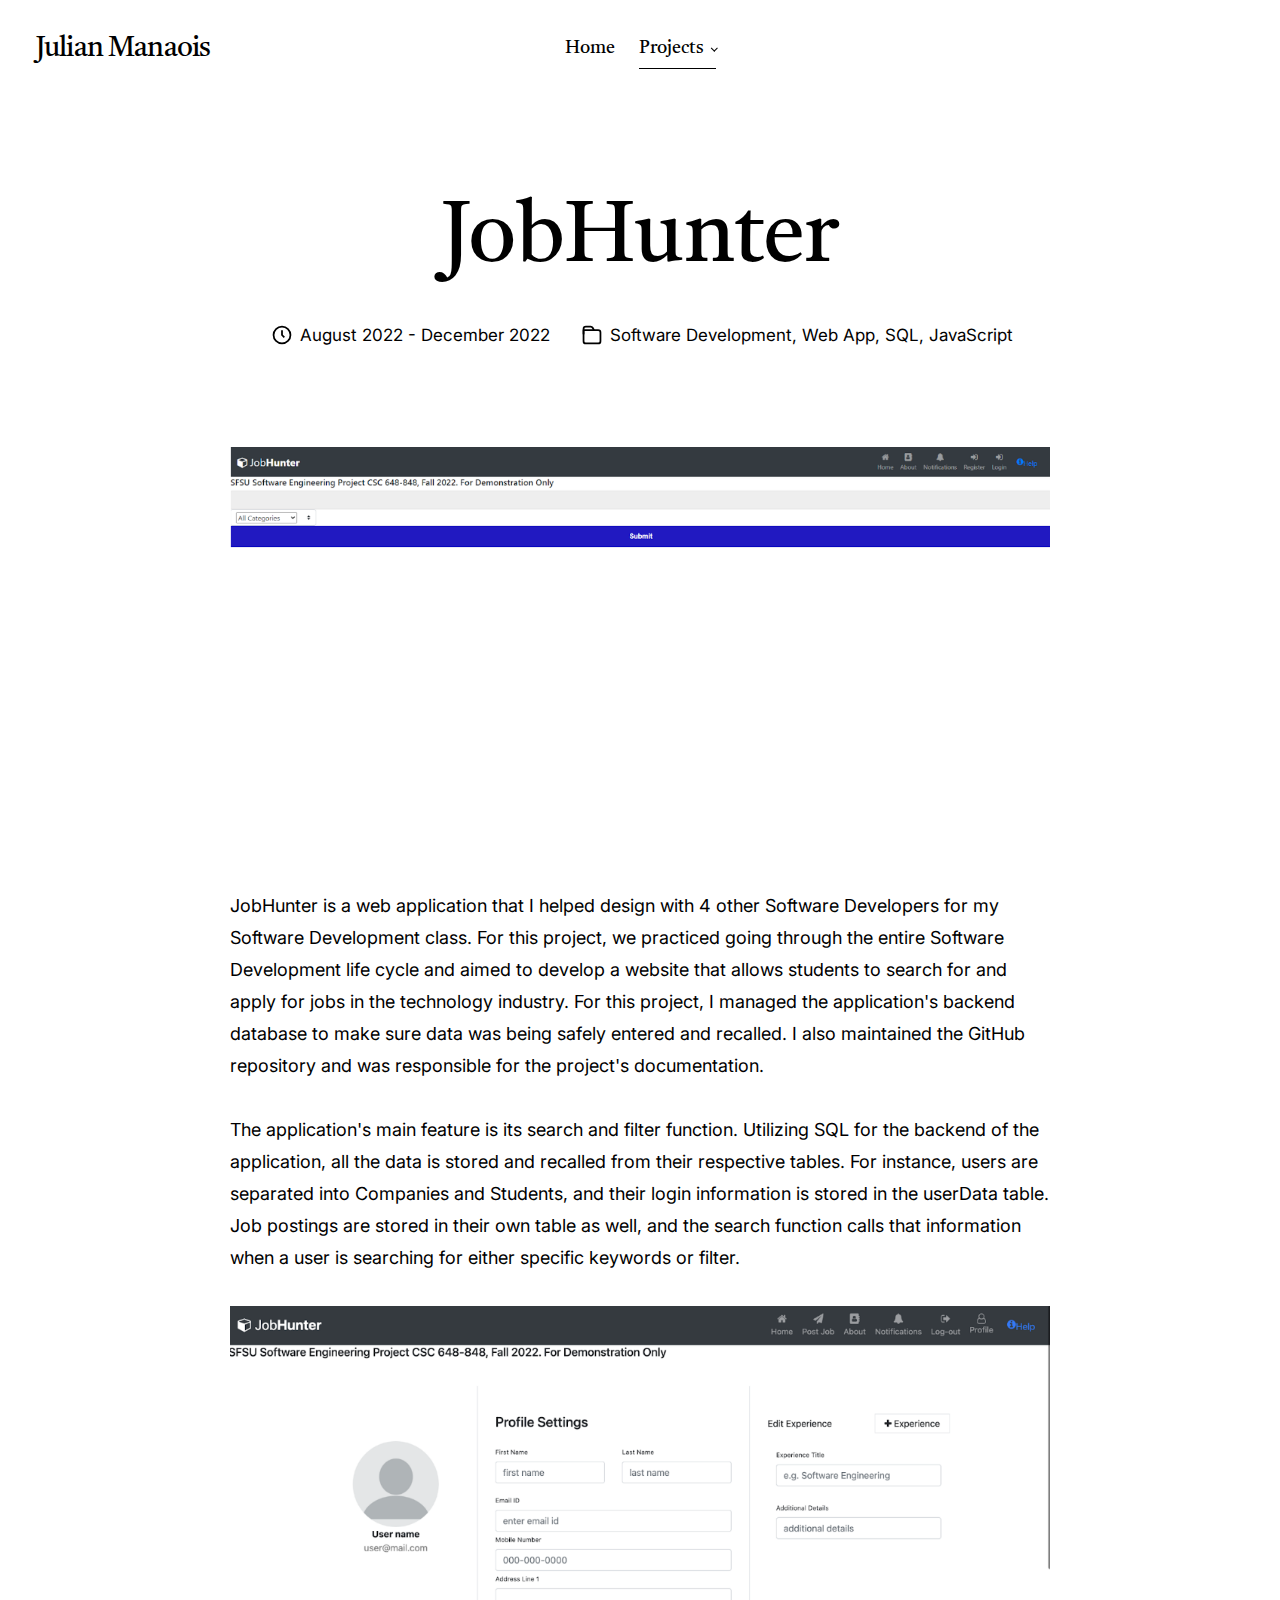
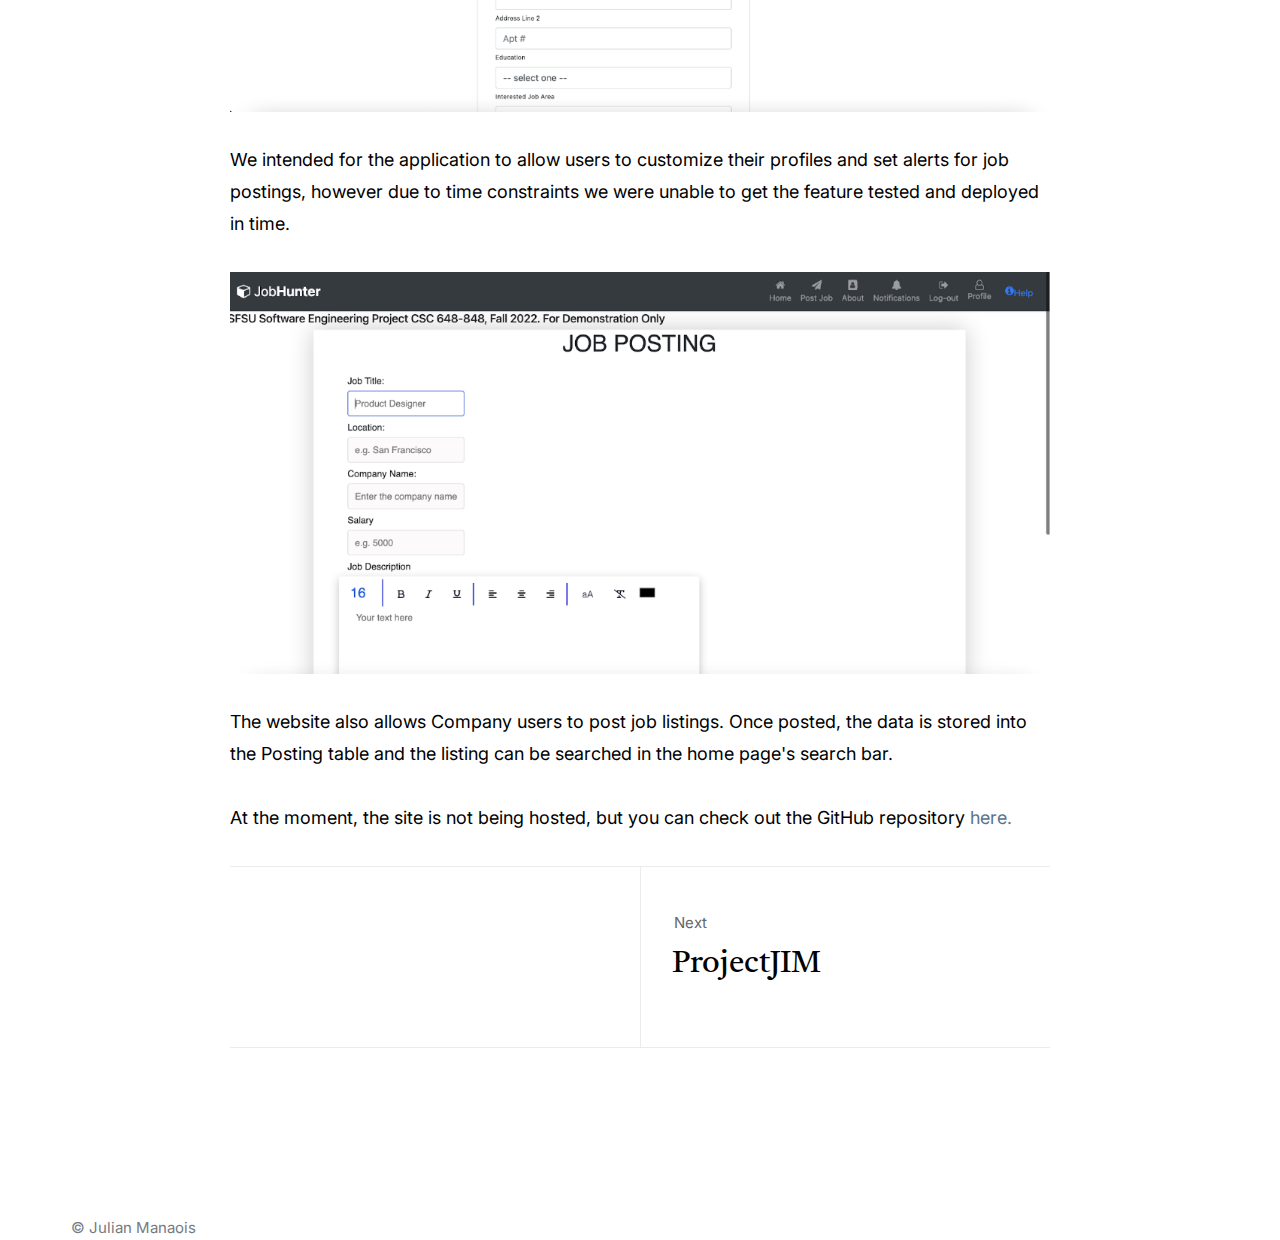
<file: jobhunter.html>
<!DOCTYPE html>
<html lang="en" class="no-js" >
<head>

    <!--- basic page needs
    ================================================== -->
    <meta charset="utf-8">
    <meta name="viewport" content="width=device-width, initial-scale=1">
    <title>JobHunter - Julian Manaois</title>

    <script>
        document.documentElement.classList.remove('no-js');
        document.documentElement.classList.add('js');
    </script>

    <!-- CSS
    ================================================== -->
    <link rel="stylesheet" href="css/vendor.css">
    <link rel="stylesheet" href="css/styles.css">

    <!-- favicons
    ================================================== -->
    <link rel="icon" type="image/x-icon" href="/images/Jmanaois.ico">
</head>

<body id="top">


    <!-- preloader
    ================================================== -->
    <div id="preloader">
        <div id="loader" class="dots-fade">
            <div></div>
            <div></div>
            <div></div>
        </div>
    </div>


    <!-- page wrap
    ================================================== -->
    <div id="page" class="s-pagewrap">


        <!-- # site header 
        ================================================== -->
        <header id="masthead" class="s-header">

            <div class="s-header__branding">
                <p class="site-title">
                    <a href="index.html" rel="home">Julian Manaois</a>
                </p>
            </div>

            <div class="row s-header__navigation">

                <nav class="s-header__nav-wrap">
    
                    <ul class="s-header__nav">
                        <li><a href="index.html" title="">Home</a></li>
                        <li class="current-menu-item has-children">
                            <a href="#0" title="" class="">Projects</a>
                            <ul class="sub-menu">
                                <li><a href="anyabot.html">AnyaBot</a></li>
                                <li><a href="projectjim.html">ProjectJIM</a></li>
                                <li><a href="jobhunter.html">JobHunter</a></li>
                            </ul>
                        </li>
                    </ul> <!-- end s-header__nav -->

                </nav> <!-- end s-header__nav-wrap -->
    
            </div> <!-- end s-header__navigation -->

        

            <a class="s-header__menu-toggle" href="#0"><span>Menu</span></a>
  
                
            </a>

        </header> <!-- end s-header -->


        <!-- # site-content
        ================================================== -->
        <div id="content" class="s-content s-content--blog">

                <div class="row entry-wrap">
                    <div class="column lg-12">

                        <article class="entry format-standard">

                            <header class="entry__header">
    
                                <h1 class="entry__title">
                                    JobHunter
                                </h1>

                                <div class="entry__meta">
                                    
                                    <div class="entry__meta-date">
                                        <svg width="24" height="24" fill="none" viewBox="0 0 24 24">
                                            <circle cx="12" cy="12" r="7.25" stroke="currentColor" stroke-width="1.5"></circle>
                                            <path stroke="currentColor" stroke-width="1.5" d="M12 8V12L14 14"></path>
                                        </svg>
                                        August 2022 - December 2022
                                    </div>
                                    <div class="entry__meta-cat">
                                        <svg width="24" height="24" fill="none" viewBox="0 0 24 24">
                                            <path stroke="currentColor" stroke-linecap="round" stroke-linejoin="round" stroke-width="1.5" d="M19.25 17.25V9.75C19.25 8.64543 18.3546 7.75 17.25 7.75H4.75V17.25C4.75 18.3546 5.64543 19.25 6.75 19.25H17.25C18.3546 19.25 19.25 18.3546 19.25 17.25Z"></path>
                                            <path stroke="currentColor" stroke-linecap="round" stroke-linejoin="round" stroke-width="1.5" d="M13.5 7.5L12.5685 5.7923C12.2181 5.14977 11.5446 4.75 10.8127 4.75H6.75C5.64543 4.75 4.75 5.64543 4.75 6.75V11"></path>
                                        </svg>
                                          
                                        <span class="cat-links">
                                           <a>Software Development</a>
                                            <a>Web App</a>
                                            <a>SQL</a>
                                            <a>JavaScript</a>
                                        </span>
                                    </div>
                                </div>
                            </header>


                            <div class="content-primary">

                                <div class="entry__content">
                                    <img class="jobhunter" src="/images/jobhunter/home.png">
                                    
                                    <p>
                                    JobHunter is a web application that I helped design with 4 other Software Developers for my Software Development class. For this project, we practiced going through the entire Software Development life cycle and
                                    aimed to develop a website that allows students to search for and apply for jobs in the technology industry. For this project, I managed the application's backend database to make sure data was being safely entered and recalled.
                                    I also maintained the GitHub repository and was responsible for the project's documentation.
                                    </p>
                
                                    <p>The application's main feature is its search and filter function. Utilizing SQL for the backend of the application, all the data is stored and recalled from their respective tables.
                                        For instance, users are separated into Companies and Students, and their login information is stored in the userData table. Job postings are stored in their own table as well, 
                                    and the search function calls that information when a user is searching for either specific keywords or filter. </p>
                    
                                    <img class="anyachat" src="/images/jobhunter/profile.png">
                                    <p>
                                  We intended for the application to allow users to customize their profiles and set alerts for job postings, however due to time constraints we were unable to get the feature tested and deployed in time.
                                    </p>
                                    <img class="anyachat" src="/images/jobhunter/post.png">
                                    <p>
                                    The website also allows Company users to post job listings. Once posted, the data is stored into the Posting table and the listing can be searched in the home page's search bar.</p>
            

                                    <p>At the moment, the site is not being hosted, but you can check out the GitHub repository <a href="https://github.com/jmanaois/jobhunter">here.</a></p>
                                     


                                <div class="post-nav">
                                  <!--   <div class="post-nav__prev">
                                        <a href="projectjim.html" rel="prev">
                                            <span>Prev</span>
                                            ProjectJIM 
                                        </a>
                                    </div> -->
                                    <div class="post-nav__next">
                                        <a href="projectjim.html" rel="next">
                                            <span>Next</span>
                                            ProjectJIM
                                        </a>
                                    </div> 
                                </div>

                            </div> <!-- end content-primary -->

                        </article> <!-- end entry -->

                </div>
            </div> <!-- end s-footer__subscribe -->

            <div class="row s-footer__bottom">
                <div class="column lg-5 md-6 tab-12">
                    <div class="ss-copyright">
                        <span>© Julian Manaois</span> 
                    </div>
                </div>

            </div> <!-- end s-footer__bottom -->
           
            <div class="ss-go-top">
                <a class="smoothscroll" title="Back to Top" href="#top">
                    <svg width="24" height="24" fill="none" viewBox="0 0 24 24">
                        <path stroke="currentColor" stroke-linecap="round" stroke-linejoin="round" stroke-width="1.5" d="M17.25 10.25L12 4.75L6.75 10.25"/>
                        <path stroke="currentColor" stroke-linecap="round" stroke-linejoin="round" stroke-width="1.5" d="M12 19.25V5.75"/>
                    </svg>
                </a>
            </div> <!-- end ss-go-top -->

        </footer><!-- end s-footer -->


    <!-- Java Script
    ================================================== -->
    <script src="js/blogplugins.js"></script>
    <script src="js/blogmain.js"></script>

</body>
</html>
</file>
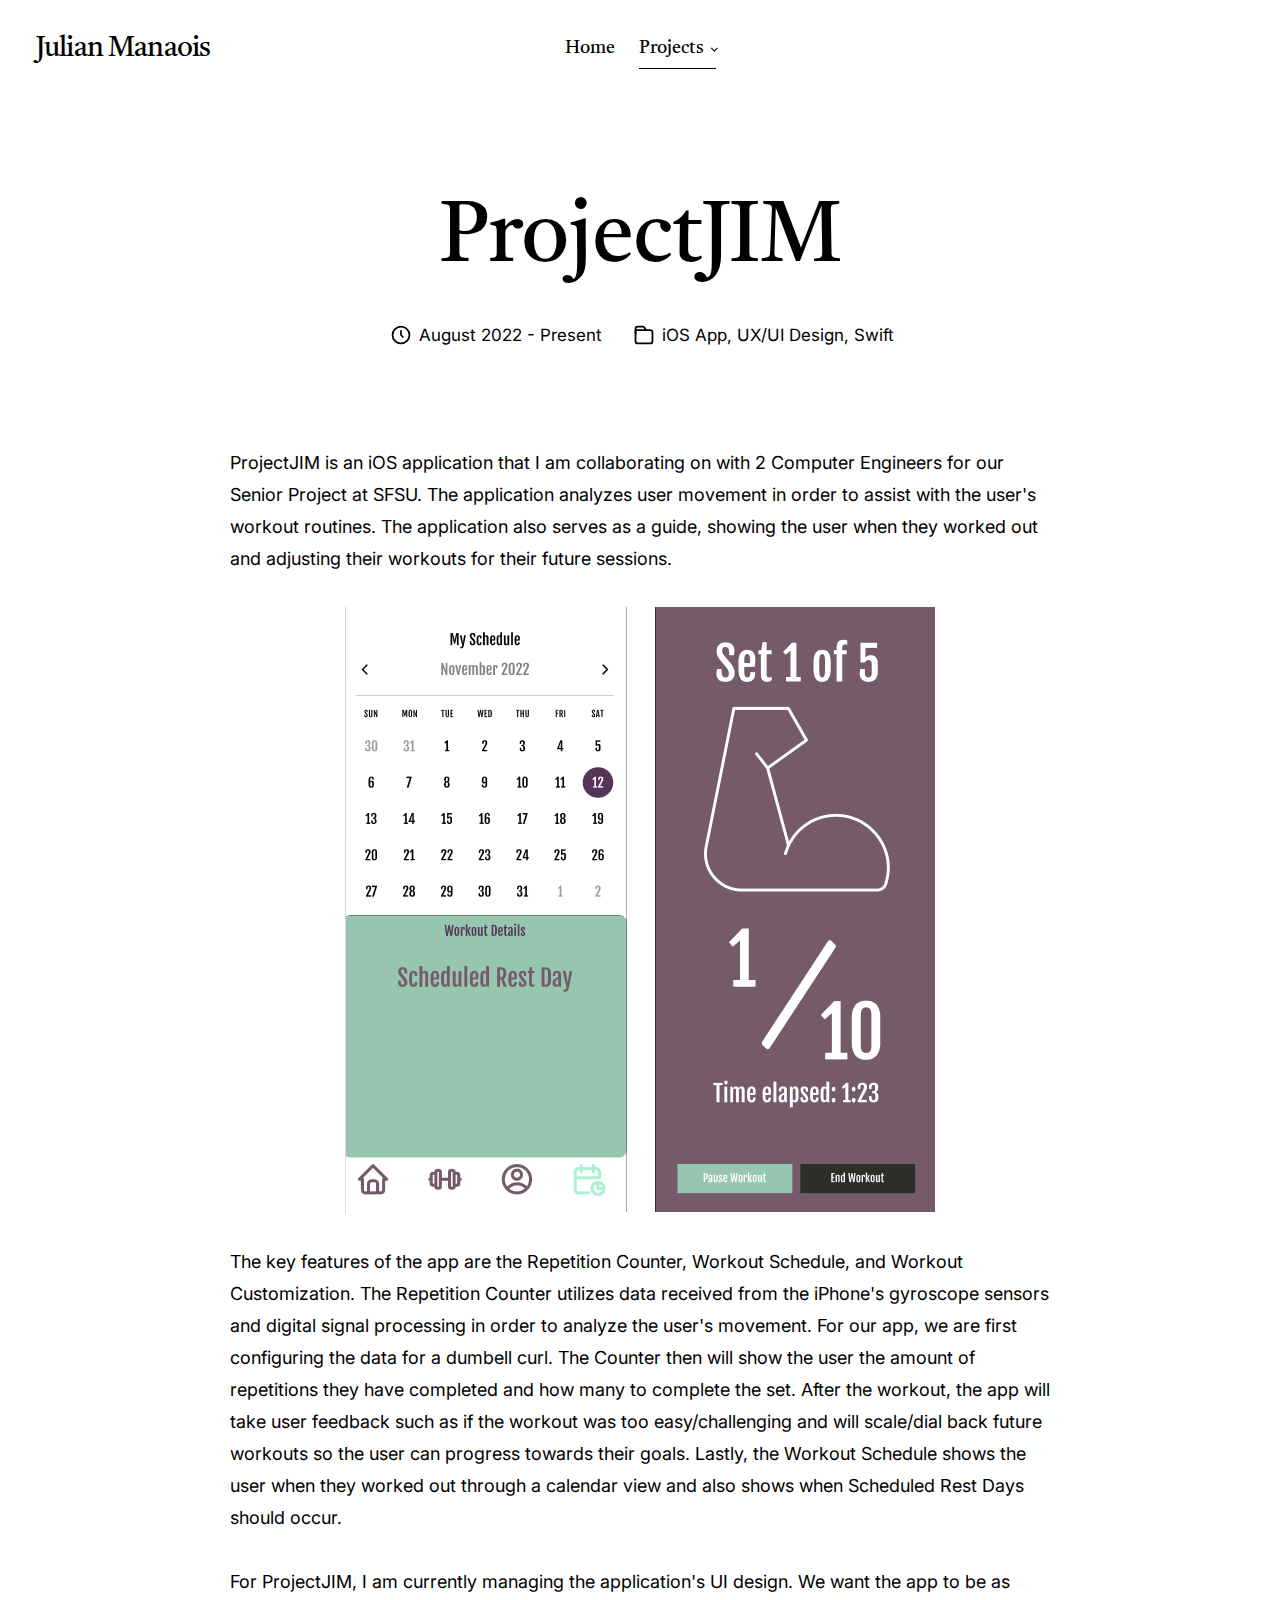
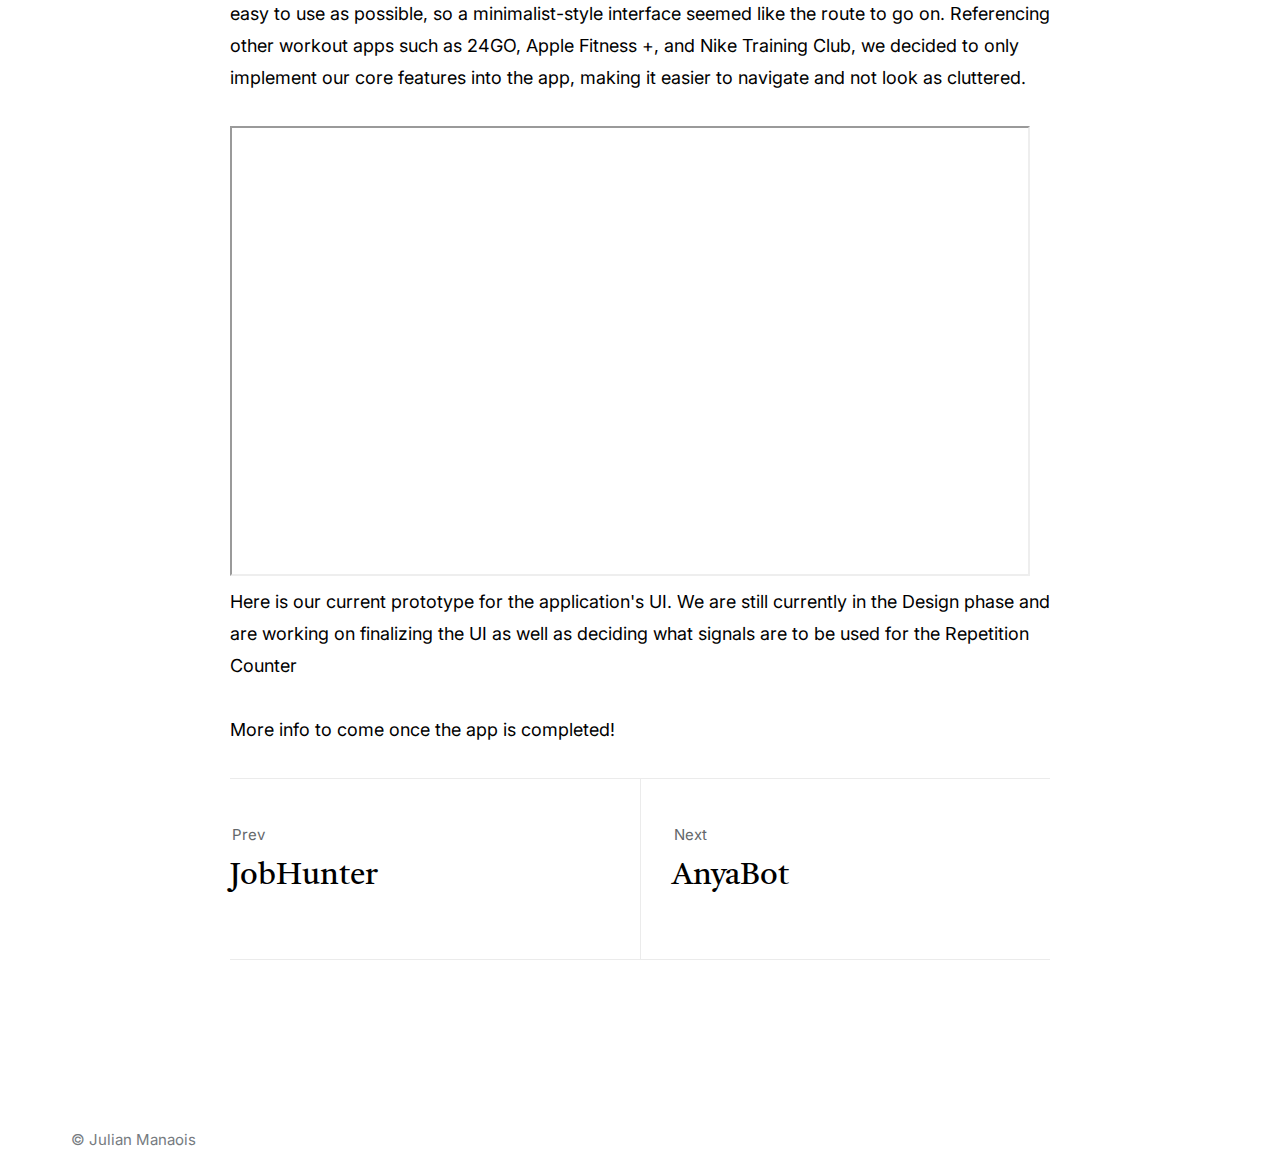
<file: projectjim.html>
<!DOCTYPE html>
<html lang="en" class="no-js" >
<head>

    <!--- basic page needs
    ================================================== -->
    <meta charset="utf-8">
    <meta name="viewport" content="width=device-width, initial-scale=1">
    <title>ProjectJIM - Julian Manaois</title>

    <script>
        document.documentElement.classList.remove('no-js');
        document.documentElement.classList.add('js');
    </script>

    <!-- CSS
    ================================================== -->
    <link rel="stylesheet" href="css/vendor.css">
    <link rel="stylesheet" href="css/styles.css">

    <!-- favicons
    ================================================== -->
    <link rel="icon" type="image/x-icon" href="/images/Jmanaois.ico">
</head>

<body id="top">


    <!-- preloader
    ================================================== -->
    <div id="preloader">
        <div id="loader" class="dots-fade">
            <div></div>
            <div></div>
            <div></div>
        </div>
    </div>


    <!-- page wrap
    ================================================== -->
    <div id="page" class="s-pagewrap">


        <!-- # site header 
        ================================================== -->
        <header id="masthead" class="s-header">

            <div class="s-header__branding">
                <p class="site-title">
                    <a href="index.html" rel="home">Julian Manaois</a>
                </p>
            </div>

            <div class="row s-header__navigation">

                <nav class="s-header__nav-wrap">
    
                    <ul class="s-header__nav">
                        <li><a href="index.html" title="">Home</a></li>
                        <li class="current-menu-item has-children">
                            <a href="#0" title="" class="">Projects</a>
                            <ul class="sub-menu">
                                <li><a href="anyabot.html">AnyaBot</a></li>
                                <li><a href="projectjim.html">ProjectJIM</a></li>
                                <li><a href="jobhunter.html">JobHunter</a></li>
                            </ul>
                        </li>
                    </ul> <!-- end s-header__nav -->

                </nav> <!-- end s-header__nav-wrap -->
    
            </div> <!-- end s-header__navigation -->

            <a class="s-header__menu-toggle" href="#0"><span>Menu</span></a>
            </a>

        </header> <!-- end s-header -->


        <!-- # site-content
        ================================================== -->
        <div id="content" class="s-content s-content--blog">

                <div class="row entry-wrap">
                    <div class="column lg-12">

                        <article class="entry format-standard">

                            <header class="entry__header">
    
                                <h1 class="entry__title">
                                    ProjectJIM
                                </h1>

                                <div class="entry__meta">
                                   
                                    <div class="entry__meta-date">
                                        <svg width="24" height="24" fill="none" viewBox="0 0 24 24">
                                            <circle cx="12" cy="12" r="7.25" stroke="currentColor" stroke-width="1.5"></circle>
                                            <path stroke="currentColor" stroke-width="1.5" d="M12 8V12L14 14"></path>
                                        </svg>
                                        August 2022 - Present
                                    </div>
                                    <div class="entry__meta-cat">
                                        <svg width="24" height="24" fill="none" viewBox="0 0 24 24">
                                            <path stroke="currentColor" stroke-linecap="round" stroke-linejoin="round" stroke-width="1.5" d="M19.25 17.25V9.75C19.25 8.64543 18.3546 7.75 17.25 7.75H4.75V17.25C4.75 18.3546 5.64543 19.25 6.75 19.25H17.25C18.3546 19.25 19.25 18.3546 19.25 17.25Z"></path>
                                            <path stroke="currentColor" stroke-linecap="round" stroke-linejoin="round" stroke-width="1.5" d="M13.5 7.5L12.5685 5.7923C12.2181 5.14977 11.5446 4.75 10.8127 4.75H6.75C5.64543 4.75 4.75 5.64543 4.75 6.75V11"></path>
                                        </svg>
                                          
                                        <span class="cat-links">
                                            <a>iOS App</a>
                                            <a>UX/UI Design</a>
                                            <a>Swift</a>
                                        </span>
                                    </div>
                                </div>
                            </header>



                            <div class="content-primary">

                                <div class="entry__content">
                   
                                    <p>
                                    ProjectJIM is an iOS application that I am collaborating on with 2 Computer Engineers for our Senior Project at SFSU. The application analyzes user
                                    movement in order to assist with the user's workout routines. The application also serves as a guide, showing the user when they worked out and adjusting their workouts for their future sessions.
                                    </p>

                                    <img class="anyachat" src="/images/projectjim/projectjimhome.png">
                                    <p>The key features of the app are the Repetition Counter, Workout Schedule, and Workout Customization. The Repetition Counter utilizes data received from the iPhone's gyroscope sensors and digital signal processing in order to analyze the user's movement.
                                        For our app, we are first configuring the data for a dumbell curl. The Counter then will show the user the amount of repetitions they have completed and how many to complete the set. After the workout, the app will take user feedback such as if the workout was too easy/challenging and will scale/dial back future workouts so the user can progress towards their goals.
                                    Lastly, the Workout Schedule shows the user when they worked out through a calendar view and also shows when Scheduled Rest Days should occur. </p>
                
                                    <p>
                                   For ProjectJIM, I am currently managing the application's UI design. We want the app to be as easy to use as possible, so a minimalist-style interface seemed like the route to go on.
                                   Referencing other workout apps such as 24GO, Apple Fitness +, and Nike Training Club, we decided to only implement our core features into the app, making it easier to navigate and not look
                                   as cluttered. 
                                    </p>
                                    <iframe width="800" height="450" src="https://www.figma.com/embed?embed_host=share&url=https%3A%2F%2Fwww.figma.com%2Fproto%2FP13tGPLsU7cp528BUrjpp2%2FPages%3Fnode-id%3D1%253A1651%26scaling%3Dscale-down%26page-id%3D0%253A1%26starting-point-node-id%3D1%253A1651" allowfullscreen></iframe>
                                    <p>Here is our current prototype for the application's UI. We are still currently in the Design phase and are working on finalizing the UI as well as deciding what signals are to be used for the Repetition Counter </p>
                               
                                    <p>More info to come once the app is completed!</p>
                                     

                                <div class="post-nav">
                                    <div class="post-nav__prev">
                                        <a href="jobhunter.html" rel="prev">
                                            <span>Prev</span>
                                            JobHunter 
                                        </a>
                                    </div>
                                  <div class="post-nav__next">
                                        <a href="anyabot.html" rel="next">
                                            <span>Next</span>
                                            AnyaBot
                                        </a>
                                    </div> 
                                </div>

                            </div> <!-- end content-primary -->

                        </article> <!-- end entry -->

                </div>
            </div> <!-- end s-footer__subscribe -->

            <div class="row s-footer__bottom">
                <div class="column lg-5 md-6 tab-12">
                    <div class="ss-copyright">
                        <span>© Julian Manaois</span> 
                    </div>
                </div>

            </div> <!-- end s-footer__bottom -->
           
            <div class="ss-go-top">
                <a class="smoothscroll" title="Back to Top" href="#top">
                    <svg width="24" height="24" fill="none" viewBox="0 0 24 24">
                        <path stroke="currentColor" stroke-linecap="round" stroke-linejoin="round" stroke-width="1.5" d="M17.25 10.25L12 4.75L6.75 10.25"/>
                        <path stroke="currentColor" stroke-linecap="round" stroke-linejoin="round" stroke-width="1.5" d="M12 19.25V5.75"/>
                    </svg>
                </a>
            </div> <!-- end ss-go-top -->

        </footer><!-- end s-footer -->


    <!-- Java Script
    ================================================== -->
    <script src="js/blogplugins.js"></script>
    <script src="js/blogmain.js"></script>

</body>
</html>
</file>
<file: css/base.css>
html {
	font-family: sans-serif;
	-ms-text-size-adjust: 100%;
	-webkit-text-size-adjust: 100%;
}

body {
	margin: 0;
}

article,
aside,
details,
figcaption,
figure,
footer,
header,
hgroup,
main,
menu,
nav,
section,
summary {
	display: block;
}

audio,
canvas,
progress,
video {
	display: inline-block;
	vertical-align: baseline;
}

audio:not([controls]) {
	display: none;
	height: 0;
}

[hidden],
template {
	display: none;
}

a {
	background: transparent;
}

a:active,
a:hover {
	outline: 0;
}

abbr[title] {
	border-bottom: 1px dotted;
}

b,
strong {
	font-weight: bold;
}

dfn {
	font-style: italic;
}

h1 {
	font-size: 2em;
	margin: 0.67em 0;
}

mark {
	background: #ff0;
	color: #000;
}

small {
	font-size: 80%;
}

sub,
sup {
	font-size: 75%;
	line-height: 0;
	position: relative;
	vertical-align: baseline;
}

sup {
	top: -0.5em;
}

sub {
	bottom: -0.25em;
}

img {
	border: 0;
}

svg:not(:root) {
	overflow: hidden;
}

figure {
	margin: 1em 40px;
}

hr {
	-moz-box-sizing: content-box;
	box-sizing: content-box;
	height: 0;
}

pre {
	overflow: auto;
}

code,
kbd,
pre,
samp {
	font-family: monospace, monospace;
	font-size: 1em;
}

button,
input,
optgroup,
select,
textarea {
	color: inherit;
	font: inherit;
	margin: 0;
}

button {
	overflow: visible;
}

button,
select {
	text-transform: none;
}

button,
html input[type="button"],
input[type="reset"],
input[type="submit"] {
	-webkit-appearance: button;
	cursor: pointer;
}

button[disabled],
html input[disabled] {
	cursor: default;
}

button::-moz-focus-inner,
input::-moz-focus-inner {
	border: 0;
	padding: 0;
}

input {
	line-height: normal;
}

input[type="checkbox"],
input[type="radio"] {
	box-sizing: border-box;
	padding: 0;
}

input[type="number"]::-webkit-inner-spin-button,
input[type="number"]::-webkit-outer-spin-button {
	height: auto;
}

input[type="search"] {
	-webkit-appearance: textfield;
	-moz-box-sizing: content-box;
	-webkit-box-sizing: content-box;
	box-sizing: content-box;
}

input[type="search"]::-webkit-search-cancel-button,
input[type="search"]::-webkit-search-decoration {
	-webkit-appearance: none;
}

fieldset {
	border: 1px solid #c0c0c0;
	margin: 0 2px;
	padding: 0.35em 0.625em 0.75em;
}

legend {
	border: 0;
	padding: 0;
}

textarea {
	overflow: auto;
}

optgroup {
	font-weight: bold;
}

table {
	border-collapse: collapse;
	border-spacing: 0;
}

td,
th {
	padding: 0;
}


html {
	font-size: 62.5%;
	box-sizing: border-box;
}

*,
*::before,
*::after {
	box-sizing: inherit;
}

body {
	font-weight: normal;
	line-height: 1;
	text-rendering: optimizeLegibility;
	word-wrap: break-word;
	-webkit-overflow-scrolling: touch;
	-webkit-text-size-adjust: none;
}

body,
input,
button {
	-moz-osx-font-smoothing: grayscale;
	-webkit-font-smoothing: antialiased;
}


img,
video {
	max-width: 100%;
	height: auto;
}


div,
dl,
dt,
dd,
ul,
ol,
li,
h1,
h2,
h3,
h4,
h5,
h6,
pre,
form,
p,
blockquote,
th,
td {
	margin: 0;
	padding: 0;
}

h1,
h2,
h3,
h4,
h5,
h6 {
	-webkit-font-variant-ligatures: common-ligatures;
	-moz-font-variant-ligatures: common-ligatures;
	font-variant-ligatures: common-ligatures;
	text-rendering: optimizeLegibility;
}

em,
i {
	font-style: italic;
	line-height: inherit;
}

strong,
b {
	font-weight: bold;
	line-height: inherit;
}

small {
	font-size: 60%;
	line-height: inherit;
}

ol,
ul {
	list-style: none;
}

li {
	display: block;
}


a {
	text-decoration: none;
	line-height: inherit;
}

a img {
	border: none;
}


fieldset {
	margin: 0;
	padding: 0;
}

input[type="email"],
input[type="number"],
input[type="search"],
input[type="text"],
input[type="tel"],
input[type="url"],
input[type="password"],
textarea {
	-webkit-appearance: none;
	-moz-appearance: none;
	-ms-appearance: none;
	-o-appearance: none;
	appearance: none;
}


.row {
	width: 94%;
	max-width: 1140px;
	margin: 0 auto;
}

.row:before,
.row:after {
	content: "";
	display: table;
}

.row:after {
	clear: both;
}

.row .row {
	width: auto;
	max-width: none;
	margin-left: -20px;
	margin-right: -20px;
}

[class*="col-"],
.bgrid {
	float: left;
}

[class*="col-"] + [class*="col-"].end {
	float: right;
}

[class*="col-"] {
	padding: 0 20px;
}

.col-one {
	width: 8.33333%;
}

.col-two,
.col-1-6 {
	width: 16.66667%;
}

.col-three,
.col-1-4 {
	width: 25%;
}

.col-four,
.col-1-3 {
	width: 33.33333%;
}

.col-five {
	width: 41.66667%;
}

.col-six,
.col-1-2 {
	width: 50%;
}

.col-seven {
	width: 58.33333%;
}

.col-eight,
.col-2-3 {
	width: 66.66667%;
}

.col-nine,
.col-3-4 {
	width: 75%;
}

.col-ten,
.col-5-6 {
	width: 83.33333%;
}

.col-eleven {
	width: 91.66667%;
}

.col-twelve,
.col-full {
	width: 100%;
}


@media screen and (max-width:1024px) {
	.row .row {
		margin-left: -18px;
		margin-right: -18px;
	}

	[class*="col-"] {
		padding: 0 18px;
	}

}


@media screen and (max-width:768px) {
	.row {
		width: auto;
		padding-left: 30px;
		padding-right: 30px;
	}

	.row .row {
		padding-left: 0;
		padding-right: 0;
		margin-left: -15px;
		margin-right: -15px;
	}

	[class*="col-"] {
		padding: 0 15px;
	}

	.tab-1-4 {
		width: 25%;
	}

	.tab-1-3 {
		width: 33.33333%;
	}

	.tab-1-2 {
		width: 50%;
	}

	.tab-2-3 {
		width: 66.66667%;
	}

	.tab-3-4 {
		width: 75%;
	}

	.tab-full {
		width: 100%;
	}

}


@media screen and (max-width:600px) {
	.row {
		padding-left: 25px;
		padding-right: 25px;
	}

	.row .row {
		margin-left: -10px;
		margin-right: -10px;
	}

	[class*="col-"] {
		padding: 0 10px;
	}

	.mob-1-4 {
		width: 25%;
	}

	.mob-1-2 {
		width: 50%;
	}

	.mob-3-4 {
		width: 75%;
	}

	.mob-full {
		width: 100%;
	}

}


@media screen and (max-width:400px) {
	.row .row {
		padding-left: 0;
		padding-right: 0;
		margin-left: 0;
		margin-right: 0;
	}

	[class*="col-"] {
		width: 100% !important;
		float: none !important;
		clear: both !important;
		margin-left: 0;
		margin-right: 0;
		padding: 0;
	}

	[class*="col-"] + [class*="col-"].end {
		float: none;
	}

}


[class*="block-"]:before,
[class*="block-"]:after {
	content: "";
	display: table;
}

[class*="block-"]:after {
	clear: both;
}

.block-1-6 .bgrid {
	width: 16.66667%;
}

.block-1-4 .bgrid {
	width: 25%;
}

.block-1-3 .bgrid {
	width: 33.33333%;
}

.block-1-2 .bgrid {
	width: 50%;
}

/**
 * clearing for block grid columns. allow columns with 
 * different heights to align properly
 */
.block-1-6 .bgrid:nth-child(6n+1),
.block-1-4 .bgrid:nth-child(4n+1),
.block-1-3 .bgrid:nth-child(3n+1),
.block-1-2 .bgrid:nth-child(2n+1) {
	clear: both;
}


@media screen and (max-width:1024px) {
	.block-s-1-6 .bgrid {
		width: 16.66667%;
	}

	.block-s-1-4 .bgrid {
		width: 25%;
	}

	.block-s-1-3 .bgrid {
		width: 33.33333%;
	}

	.block-s-1-2 .bgrid {
		width: 50%;
	}

	.block-s-full .bgrid {
		width: 100%;
		clear: both;
	}

	[class*="block-s-"] .bgrid:nth-child(n) {
		clear: none;
	}

	.block-s-1-6 .bgrid:nth-child(6n+1),
	.block-s-1-4 .bgrid:nth-child(4n+1),
	.block-s-1-3 .bgrid:nth-child(3n+1),
	.block-s-1-2 .bgrid:nth-child(2n+1) {
		clear: both;
	}

}


@media screen and (max-width:768px) {
	.block-tab-1-6 .bgrid {
		width: 16.66667%;
	}

	.block-tab-1-4 .bgrid {
		width: 25%;
	}

	.block-tab-1-3 .bgrid {
		width: 33.33333%;
	}

	.block-tab-1-2 .bgrid {
		width: 50%;
	}

	.block-tab-full .bgrid {
		width: 100%;
		clear: both;
	}

	[class*="block-tab-"] .bgrid:nth-child(n) {
		clear: none;
	}

	.block-tab-1-6 .bgrid:nth-child(6n+1),
	.block-tab-1-4 .bgrid:nth-child(4n+1),
	.block-tab-1-3 .bgrid:nth-child(3n+1),
	.block-tab-1-2 .bgrid:nth-child(2n+1) {
		clear: both;
	}

}


@media screen and (max-width:600px) {
	.block-mob-1-6 .bgrid {
		width: 16.66667%;
	}

	.block-mob-1-4 .bgrid {
		width: 25%;
	}

	.block-mob-1-3 .bgrid {
		width: 33.33333%;
	}

	.block-mob-1-2 .bgrid {
		width: 50%;
	}

	.block-mob-full .bgrid {
		width: 100%;
		clear: both;
	}

	[class*="block-mob-"] .bgrid:nth-child(n) {
		clear: none;
	}

	.block-mob-1-6 .bgrid:nth-child(6n+1),
	.block-mob-1-4 .bgrid:nth-child(4n+1),
	.block-mob-1-3 .bgrid:nth-child(3n+1),
	.block-mob-1-2 .bgrid:nth-child(2n+1) {
		clear: both;
	}

}

/**
 * stack on small mobile devices - (_grid.scss)
 * --------------------------------------------------------------- 
 */
@media screen and (max-width:400px) {
	.stack .bgrid {
		width: 100% !important;
		float: none !important;
		clear: both !important;
		margin-left: 0;
		margin-right: 0;
	}

}




.group:before,
.group:after {
	content: "";
	display: table;
}

.group:after {
	clear: both;
}


.hide {
	display: none;
}

.invisible {
	visibility: hidden;
}

.antialiased {
	-webkit-font-smoothing: antialiased;
	-moz-osx-font-smoothing: grayscale;
}

.remove-bottom {
	margin-bottom: 0;
}

.half-bottom {
	margin-bottom: 1.5rem !important;
}

.add-bottom {
	margin-bottom: 3rem !important;
}

.no-border {
	border: none;
}

.full-width {
	width: 100%;
}

.text-center {
	text-align: center;
}

.text-left {
	text-align: left;
}

.text-right {
	text-align: right;
}

.pull-left {
	float: left;
}

.pull-right {
	float: right;
}

.align-center {
	margin-left: auto;
	margin-right: auto;
	text-align: center;
}
</file>
<file: css/vendor.css>
/* clearfix */
.owl-carousel .owl-wrapper:after {
	content: ".";
	display: block;
	clear: both;
	visibility: hidden;
	line-height: 0;
	height: 0;
}

/* display none until init */
.owl-carousel {
	display: none;
	position: relative;
	width: 100%;
	-ms-touch-action: pan-y;
}
.owl-carousel .owl-wrapper {
	display: none;
	position: relative;
	-webkit-transform: translate3d(0px, 0px, 0px);
}
.owl-carousel .owl-wrapper-outer {
	overflow: hidden;
	position: relative;
	width: 100%;
}
.owl-carousel .owl-wrapper-outer.autoHeight {
	-webkit-transition: height 500ms ease-in-out;
	-moz-transition: height 500ms ease-in-out;
	-ms-transition: height 500ms ease-in-out;
	-o-transition: height 500ms ease-in-out;
	transition: height 500ms ease-in-out;
}
.owl-carousel .owl-item {
	float: left;
}
.owl-controls .owl-page, .owl-controls .owl-buttons div {
	cursor: pointer;
}
.owl-controls {
	-webkit-user-select: none;
	-khtml-user-select: none;
	-moz-user-select: none;
	-ms-user-select: none;
	user-select: none;
	-webkit-tap-highlight-color: transparent;
}

/* mouse grab icon */
.grabbing {
	cursor: url(grabbing.png) 8 8, move;
}

/* fix */
.owl-carousel .owl-wrapper, .owl-carousel .owl-item {
	-webkit-backface-visibility: hidden;
	-moz-backface-visibility: hidden;
	-ms-backface-visibility: hidden;
	-webkit-transform: translate3d(0, 0, 0);
	-moz-transform: translate3d(0, 0, 0);
	-ms-transform: translate3d(0, 0, 0);
}

/* 
 *  Owl Carousel CSS3 Transitions 
 *  v1.3.2
 */
.owl-origin {
	-webkit-perspective: 1200px;
	-webkit-perspective-origin-x: 50%;
	-webkit-perspective-origin-y: 50%;
	-moz-perspective: 1200px;
	-moz-perspective-origin-x: 50%;
	-moz-perspective-origin-y: 50%;
	perspective: 1200px;
}

/* fade */
.owl-fade-out {
	z-index: 10;
	-webkit-animation: fadeOut .7s both ease;
	-moz-animation: fadeOut .7s both ease;
	animation: fadeOut .7s both ease;
}
.owl-fade-in {
	-webkit-animation: fadeIn .7s both ease;
	-moz-animation: fadeIn .7s both ease;
	animation: fadeIn .7s both ease;
}

/* backSlide */
.owl-backSlide-out {
	-webkit-animation: backSlideOut 1s both ease;
	-moz-animation: backSlideOut 1s both ease;
	animation: backSlideOut 1s both ease;
}
.owl-backSlide-in {
	-webkit-animation: backSlideIn 1s both ease;
	-moz-animation: backSlideIn 1s both ease;
	animation: backSlideIn 1s both ease;
}

/* goDown */
.owl-goDown-out {
	-webkit-animation: scaleToFade .7s ease both;
	-moz-animation: scaleToFade .7s ease both;
	animation: scaleToFade .7s ease both;
}
.owl-goDown-in {
	-webkit-animation: goDown .6s ease both;
	-moz-animation: goDown .6s ease both;
	animation: goDown .6s ease both;
}

/* scaleUp */
.owl-fadeUp-in {
	-webkit-animation: scaleUpFrom .5s ease both;
	-moz-animation: scaleUpFrom .5s ease both;
	animation: scaleUpFrom .5s ease both;
}
.owl-fadeUp-out {
	-webkit-animation: scaleUpTo .5s ease both;
	-moz-animation: scaleUpTo .5s ease both;
	animation: scaleUpTo .5s ease both;
}

/* Keyframes */

/*empty*/
@-webkit-keyframes empty {
	0% {
		opacity: 1;
	}
}
@-moz-keyframes empty {
	0% {
		opacity: 1;
	}
}
@keyframes empty {
	0% {
		opacity: 1;
	}
}
@-webkit-keyframes fadeIn {
	0% {
		opacity: 0;
	}
	100% {
		opacity: 1;
	}
}
@-moz-keyframes fadeIn {
	0% {
		opacity: 0;
	}
	100% {
		opacity: 1;
	}
}
@keyframes fadeIn {
	0% {
		opacity: 0;
	}
	100% {
		opacity: 1;
	}
}
@-webkit-keyframes fadeOut {
	0% {
		opacity: 1;
	}
	100% {
		opacity: 0;
	}
}
@-moz-keyframes fadeOut {
	0% {
		opacity: 1;
	}
	100% {
		opacity: 0;
	}
}
@keyframes fadeOut {
	0% {
		opacity: 1;
	}
	100% {
		opacity: 0;
	}
}
@-webkit-keyframes backSlideOut {
	25% {
		opacity: .5;
		-webkit-transform: translateZ(-500px);
	}
	75% {
		opacity: .5;
		-webkit-transform: translateZ(-500px) translateX(-200%);
	}
	100% {
		opacity: .5;
		-webkit-transform: translateZ(-500px) translateX(-200%);
	}
}
@-moz-keyframes backSlideOut {
	25% {
		opacity: .5;
		-moz-transform: translateZ(-500px);
	}
	75% {
		opacity: .5;
		-moz-transform: translateZ(-500px) translateX(-200%);
	}
	100% {
		opacity: .5;
		-moz-transform: translateZ(-500px) translateX(-200%);
	}
}
@keyframes backSlideOut {
	25% {
		opacity: .5;
		transform: translateZ(-500px);
	}
	75% {
		opacity: .5;
		transform: translateZ(-500px) translateX(-200%);
	}
	100% {
		opacity: .5;
		transform: translateZ(-500px) translateX(-200%);
	}
}
@-webkit-keyframes backSlideIn {
	0%, 25% {
		opacity: .5;
		-webkit-transform: translateZ(-500px) translateX(200%);
	}
	75% {
		opacity: .5;
		-webkit-transform: translateZ(-500px);
	}
	100% {
		opacity: 1;
		-webkit-transform: translateZ(0) translateX(0);
	}
}
@-moz-keyframes backSlideIn {
	0%, 25% {
		opacity: .5;
		-moz-transform: translateZ(-500px) translateX(200%);
	}
	75% {
		opacity: .5;
		-moz-transform: translateZ(-500px);
	}
	100% {
		opacity: 1;
		-moz-transform: translateZ(0) translateX(0);
	}
}
@keyframes backSlideIn {
	0%, 25% {
		opacity: .5;
		transform: translateZ(-500px) translateX(200%);
	}
	75% {
		opacity: .5;
		transform: translateZ(-500px);
	}
	100% {
		opacity: 1;
		transform: translateZ(0) translateX(0);
	}
}
@-webkit-keyframes scaleToFade {
	to {
		opacity: 0;
		-webkit-transform: scale(0.8);
	}
}
@-moz-keyframes scaleToFade {
	to {
		opacity: 0;
		-moz-transform: scale(0.8);
	}
}
@keyframes scaleToFade {
	to {
		opacity: 0;
		transform: scale(0.8);
	}
}
@-webkit-keyframes goDown {
	from {
		-webkit-transform: translateY(-100%);
	}
}
@-moz-keyframes goDown {
	from {
		-moz-transform: translateY(-100%);
	}
}
@keyframes goDown {
	from {
		transform: translateY(-100%);
	}
}
@-webkit-keyframes scaleUpFrom {
	from {
		opacity: 0;
		-webkit-transform: scale(1.5);
	}
}
@-moz-keyframes scaleUpFrom {
	from {
		opacity: 0;
		-moz-transform: scale(1.5);
	}
}
@keyframes scaleUpFrom {
	from {
		opacity: 0;
		transform: scale(1.5);
	}
}
@-webkit-keyframes scaleUpTo {
	to {
		opacity: 0;
		-webkit-transform: scale(1.5);
	}
}
@-moz-keyframes scaleUpTo {
	to {
		opacity: 0;
		-moz-transform: scale(1.5);
	}
}
@keyframes scaleUpTo {
	to {
		opacity: 0;
		transform: scale(1.5);
	}
}



.mfp-bg {
	top: 0;
	left: 0;
	width: 100%;
	height: 100%;
	z-index: 1042;
	overflow: hidden;
	position: fixed;
	background: #0b0b0b;
	opacity: 0.8;
	filter: alpha(opacity=80);
}
.mfp-wrap {
	top: 0;
	left: 0;
	width: 100%;
	height: 100%;
	z-index: 1043;
	position: fixed;
	outline: none !important;
	-webkit-backface-visibility: hidden;
}
.mfp-container {
	text-align: center;
	position: absolute;
	width: 100%;
	height: 100%;
	left: 0;
	top: 0;
	padding: 0 8px;
	-webkit-box-sizing: border-box;
	-moz-box-sizing: border-box;
	box-sizing: border-box;
}
.mfp-container:before {
	content: '';
	display: inline-block;
	height: 100%;
	vertical-align: middle;
}
.mfp-align-top .mfp-container:before {
	display: none;
}
.mfp-content {
	position: relative;
	display: inline-block;
	vertical-align: middle;
	margin: 0 auto;
	text-align: left;
	z-index: 1045;
}
.mfp-inline-holder .mfp-content, .mfp-ajax-holder .mfp-content {
	width: 100%;
	cursor: auto;
}
.mfp-ajax-cur {
	cursor: progress;
}
.mfp-zoom-out-cur, .mfp-zoom-out-cur .mfp-image-holder .mfp-close {
	cursor: -moz-zoom-out;
	cursor: -webkit-zoom-out;
	cursor: zoom-out;
}
.mfp-zoom {
	cursor: pointer;
	cursor: -webkit-zoom-in;
	cursor: -moz-zoom-in;
	cursor: zoom-in;
}
.mfp-auto-cursor .mfp-content {
	cursor: auto;
}
.mfp-close, .mfp-arrow, .mfp-preloader, .mfp-counter {
	-webkit-user-select: none;
	-moz-user-select: none;
	user-select: none;
}
.mfp-loading.mfp-figure {
	display: none;
}
.mfp-hide {
	display: none !important;
}
.mfp-preloader {
	color: #CCC;
	position: absolute;
	top: 50%;
	width: auto;
	text-align: center;
	margin-top: -0.8em;
	left: 8px;
	right: 8px;
	z-index: 1044;
}
.mfp-preloader a {
	color: #CCC;
}
.mfp-preloader a:hover {
	color: #FFF;
}
.mfp-s-ready .mfp-preloader {
	display: none;
}
.mfp-s-error .mfp-content {
	display: none;
}
button.mfp-close, button.mfp-arrow {
	overflow: visible;
	cursor: pointer;
	background: transparent;
	border: 0;
	-webkit-appearance: none;
	display: block;
	outline: none;
	padding: 0;
	z-index: 1046;
	-webkit-box-shadow: none;
	box-shadow: none;
}
button::-moz-focus-inner {
	padding: 0;
	border: 0;
}
.mfp-close {
	width: 44px;
	height: 44px;
	line-height: 44px;
	position: absolute;
	right: 0;
	top: 0;
	text-decoration: none;
	text-align: center;
	opacity: 0.65;
	filter: alpha(opacity=65);
	padding: 0 0 18px 10px;
	color: #FFF;
	font-style: normal;
	font-size: 28px;
	font-family: Arial, Baskerville, monospace;
}
.mfp-close:hover, .mfp-close:focus {
	opacity: 1;
	filter: alpha(opacity=100);
}
.mfp-close:active {
	top: 1px;
}
.mfp-close-btn-in .mfp-close {
	color: #333;
}
.mfp-image-holder .mfp-close, .mfp-iframe-holder .mfp-close {
	color: #FFF;
	right: -6px;
	text-align: right;
	padding-right: 6px;
	width: 100%;
}
.mfp-counter {
	position: absolute;
	top: 0;
	right: 0;
	color: #CCC;
	font-size: 12px;
	line-height: 18px;
	white-space: nowrap;
}
.mfp-arrow {
	position: absolute;
	opacity: 0.65;
	filter: alpha(opacity=65);
	margin: 0;
	top: 50%;
	margin-top: -55px;
	padding: 0;
	width: 90px;
	height: 110px;
	-webkit-tap-highlight-color: transparent;
}
.mfp-arrow:active {
	margin-top: -54px;
}
.mfp-arrow:hover, .mfp-arrow:focus {
	opacity: 1;
	filter: alpha(opacity=100);
}
.mfp-arrow:before, .mfp-arrow:after, .mfp-arrow .mfp-b, .mfp-arrow .mfp-a {
	content: '';
	display: block;
	width: 0;
	height: 0;
	position: absolute;
	left: 0;
	top: 0;
	margin-top: 35px;
	margin-left: 35px;
	border: medium inset transparent;
}
.mfp-arrow:after, .mfp-arrow .mfp-a {
	border-top-width: 13px;
	border-bottom-width: 13px;
	top: 8px;
}
.mfp-arrow:before, .mfp-arrow .mfp-b {
	border-top-width: 21px;
	border-bottom-width: 21px;
	opacity: 0.7;
}
.mfp-arrow-left {
	left: 0;
}
.mfp-arrow-left:after, .mfp-arrow-left .mfp-a {
	border-right: 17px solid #FFF;
	margin-left: 31px;
}
.mfp-arrow-left:before, .mfp-arrow-left .mfp-b {
	margin-left: 25px;
	border-right: 27px solid #3F3F3F;
}
.mfp-arrow-right {
	right: 0;
}
.mfp-arrow-right:after, .mfp-arrow-right .mfp-a {
	border-left: 17px solid #FFF;
	margin-left: 39px;
}
.mfp-arrow-right:before, .mfp-arrow-right .mfp-b {
	border-left: 27px solid #3F3F3F;
}
.mfp-iframe-holder {
	padding-top: 40px;
	padding-bottom: 40px;
}
.mfp-iframe-holder .mfp-content {
	line-height: 0;
	width: 100%;
	max-width: 900px;
}
.mfp-iframe-holder .mfp-close {
	top: -40px;
}
.mfp-iframe-scaler {
	width: 100%;
	height: 0;
	overflow: hidden;
	padding-top: 56.25%;
}
.mfp-iframe-scaler iframe {
	position: absolute;
	display: block;
	top: 0;
	left: 0;
	width: 100%;
	height: 100%;
	box-shadow: 0 0 8px rgba(0, 0, 0, 0.6);
	background: #000;
}

/* Main image in popup */
img.mfp-img {
	width: auto;
	max-width: 100%;
	height: auto;
	display: block;
	line-height: 0;
	-webkit-box-sizing: border-box;
	-moz-box-sizing: border-box;
	box-sizing: border-box;
	padding: 40px 0 40px;
	margin: 0 auto;
}

/* The shadow behind the image */
.mfp-figure {
	line-height: 0;
}
.mfp-figure:after {
	content: '';
	position: absolute;
	left: 0;
	top: 40px;
	bottom: 40px;
	display: block;
	right: 0;
	width: auto;
	height: auto;
	z-index: -1;
	box-shadow: 0 0 8px rgba(0, 0, 0, 0.6);
	background: #444;
}
.mfp-figure small {
	color: #BDBDBD;
	display: block;
	font-size: 12px;
	line-height: 14px;
}
.mfp-figure figure {
	margin: 0;
}
.mfp-bottom-bar {
	margin-top: -36px;
	position: absolute;
	top: 100%;
	left: 0;
	width: 100%;
	cursor: auto;
}
.mfp-title {
	text-align: left;
	line-height: 18px;
	color: #F3F3F3;
	word-wrap: break-word;
	padding-right: 36px;
}
.mfp-image-holder .mfp-content {
	max-width: 100%;
}
.mfp-gallery .mfp-image-holder .mfp-figure {
	cursor: pointer;
}
@media screen and (max-width:800px) and (orientation:landscape), screen and (max-height:300px) {

	/**
	     * Remove all paddings around the image on small screen
	     */
	.mfp-img-mobile .mfp-image-holder {
		padding-left: 0;
		padding-right: 0;
	}
	.mfp-img-mobile img.mfp-img {
		padding: 0;
	}
	.mfp-img-mobile .mfp-figure:after {
		top: 0;
		bottom: 0;
	}
	.mfp-img-mobile .mfp-figure small {
		display: inline;
		margin-left: 5px;
	}
	.mfp-img-mobile .mfp-bottom-bar {
		background: rgba(0, 0, 0, 0.6);
		bottom: 0;
		margin: 0;
		top: auto;
		padding: 3px 5px;
		position: fixed;
		-webkit-box-sizing: border-box;
		-moz-box-sizing: border-box;
		box-sizing: border-box;
	}
	.mfp-img-mobile .mfp-bottom-bar:empty {
		padding: 0;
	}
	.mfp-img-mobile .mfp-counter {
		right: 5px;
		top: 3px;
	}
	.mfp-img-mobile .mfp-close {
		top: 0;
		right: 0;
		width: 35px;
		height: 35px;
		line-height: 35px;
		background: rgba(0, 0, 0, 0.6);
		position: fixed;
		text-align: center;
		padding: 0;
	}
}
@media all and (max-width:900px) {
	.mfp-arrow {
		-webkit-transform: scale(0.75);
		transform: scale(0.75);
	}
	.mfp-arrow-left {
		-webkit-transform-origin: 0;
		transform-origin: 0;
	}
	.mfp-arrow-right {
		-webkit-transform-origin: 100%;
		transform-origin: 100%;
	}
	.mfp-container {
		padding-left: 6px;
		padding-right: 6px;
	}
}
.mfp-ie7 .mfp-img {
	padding: 0;
}
.mfp-ie7 .mfp-bottom-bar {
	width: 600px;
	left: 50%;
	margin-left: -300px;
	margin-top: 5px;
	padding-bottom: 5px;
}
.mfp-ie7 .mfp-container {
	padding: 0;
}
.mfp-ie7 .mfp-content {
	padding-top: 44px;
}
.mfp-ie7 .mfp-close {
	top: 0;
	right: 0;
	padding-top: 0;
}
</file>
<file: css/styles.css>
/* =================================================================== 
 * Julian Manaois
 * Blog Styles
 =================================================================== */
@import url("https://fonts.googleapis.com/css2?family=Castoro:ital@0;1&family=Inter:wght@300;400;500;600;700&display=swap");

:root {
    --font-1    : "Inter", sans-serif;
    --font-2    : "Castoro", serif;

    /* monospace
    */
    --font-mono : Consolas, "Andale Mono", Courier, "Courier New", monospace;
}

:root {

    /* color-1(#04776F)
     * color-2(#DD614A)
     */
    --color-1                      : #5a738e;
    --color-2                      : #5a738e;

    /* feedback colors
     * color-error(#ffd1d2), color-success(#c8e675), 
     * color-info(#d7ecfb), color-notice(#fff099)
     */
    --color-error                  : hsla(359, 100%, 91%, 1);
    --color-success                : hsla(76, 69%, 68%, 1);
    --color-info                   : hsla(205, 82%, 91%, 1);
    --color-notice                 : hsla(51, 100%, 80%, 1);
    --color-error-content          : hsla(359, 50%, 50%, 1);
    --color-success-content        : hsla(76, 29%, 28%, 1);
    --color-info-content           : hsla(205, 32%, 31%, 1);
    --color-notice-content         : hsla(51, 30%, 30%, 1);

    /* shades 
     * generated using 
     * Tint & Shade Generator 
     * (https://maketintsandshades.com/)
     */
    --color-black                  : #000000;
    --color-gray-19                : #141415;
    --color-gray-18                : #27292a;
    --color-gray-17                : #3b3d40;
    --color-gray-16                : #4f5255;
    --color-gray-15                : #63676a;
    --color-gray-14                : #767b7f;
    --color-gray-13                : #8a9094;
    --color-gray-12                : #9ea4aa;
    --color-gray-11                : #b1b9bf;
    --color-gray-10                : #c5cdd4;
    --color-gray-9                 : #cbd2d8;
    --color-gray-8                 : #d1d7dd;
    --color-gray-7                 : #d6dce1;
    --color-gray-6                 : #dce1e5;
    --color-gray-5                 : #e2e6ea;
    --color-gray-4                 : #e8ebee;
    --color-gray-3                 : #eef0f2;
    --color-gray-2                 : #f3f5f6;
    --color-gray-1                 : #f9fafb;
    --color-white                  : #ffffff;

    /* text
     */
    --color-text                   : var(--color-black);
    --color-text-dark              : var(--color-black);
    --color-text-light             : var(--color-gray-15);
    --color-placeholder            : var(--color-gray-13);

    /* buttons
     */
    --color-btn                    : var(--color-gray-5);
    --color-btn-text               : var(--color-black);
    --color-btn-hover              : var(--color-gray-7);
    --color-btn-hover-text         : var(--color-black);
    --color-btn-primary            : var(--color-black);
    --color-btn-primary-text       : var(--color-white);
    --color-btn-primary-hover      : var(--color-1);
    --color-btn-primary-hover-text : var(--color-white);
    --color-btn-stroke             : var(--color-black);
    --color-btn-stroke-text        : var(--color-black);
    --color-btn-stroke-hover       : var(--color-black);
    --color-btn-stroke-hover-text  : var(--color-white);

    /* preloader
     */
    --color-preloader-bg           : white;
    --color-loader                 : black;
    --color-loader-light           : rgba(0, 0, 0, 0.1);

    /* others
     */
    --color-body                   : white;
    --color-border                 : rgba(0, 0, 0, .08);
    --border-radius                : 3px;
}

/* ------------------------------------------------------------------- 
 * ## spacing and typescale
 * ------------------------------------------------------------------- */
:root {

    /* spacing
     * base font size: 18px 
     * vertical space unit : 32px
     */
    --base-size        : 62.5%;
    --multiplier       : 1;
    --base-font-size   : calc(1.8rem * var(--multiplier));
    --space            : calc(3.2rem * var(--multiplier));

    /* vertical spacing 
     */
    --vspace-0_125     : calc(0.125 * var(--space));
    --vspace-0_25      : calc(0.25 * var(--space));
    --vspace-0_375     : calc(0.375 * var(--space));
    --vspace-0_5       : calc(0.5 * var(--space));
    --vspace-0_625     : calc(0.625 * var(--space));
    --vspace-0_75      : calc(0.75 * var(--space));
    --vspace-0_875     : calc(0.875 * var(--space));
    --vspace-1         : calc(var(--space));
    --vspace-1_25      : calc(1.25 * var(--space));
    --vspace-1_5       : calc(1.5 * var(--space));
    --vspace-1_75      : calc(1.75 * var(--space));
    --vspace-2         : calc(2 * var(--space));
    --vspace-2_5       : calc(2.5 * var(--space));
    --vspace-3         : calc(3 * var(--space));
    --vspace-3_5       : calc(3.5 * var(--space));
    --vspace-4         : calc(4 * var(--space));
    --vspace-4_5       : calc(4.5 * var(--space));
    --vspace-5         : calc(5 * var(--space));

    /* type scale
     * ratio 1         :2 | base: 18px
     * -------------------------------------------------------
     *
     * --text-display-3 = (77.40px)
     * --text-display-2 = (64.50px)
     * --text-display-1 = (53.75px)
     * --text-xxxl      = (44.79px)
     * --text-xxl       = (37.32px)
     * --text-xl        = (31.10px)
     * --text-lg        = (25.92px)
     * --text-md        = (21.60px)
     * --text-size      = (18.00px) BASE
     * --text-sm        = (15.00px)
     * --text-xs        = (12.50px)
     *
     * ---------------------------------------------------------
     */
    --text-scale-ratio : 1.2;
    --text-size        : var(--base-font-size);
    --text-xs          : calc((var(--text-size) / var(--text-scale-ratio)) / var(--text-scale-ratio));
    --text-sm          : calc(var(--text-xs) * var(--text-scale-ratio));
    --text-md          : calc(var(--text-sm) * var(--text-scale-ratio) * var(--text-scale-ratio));
    --text-lg          : calc(var(--text-md) * var(--text-scale-ratio));
    --text-xl          : calc(var(--text-lg) * var(--text-scale-ratio));
    --text-xxl         : calc(var(--text-xl) * var(--text-scale-ratio));
    --text-xxxl        : calc(var(--text-xxl) * var(--text-scale-ratio));
    --text-display-1   : calc(var(--text-xxxl) * var(--text-scale-ratio));
    --text-display-2   : calc(var(--text-display-1) * var(--text-scale-ratio));
    --text-display-3   : calc(var(--text-display-2) * var(--text-scale-ratio));

    /* default button height
     */
    --vspace-btn       : var(--vspace-2);
}

/* on mobile devices below 600px, change the value of '--multiplier' 
 * to adjust the values of base font size and vertical space unit.
 */
@media screen and (max-width: 600px) {
    :root {
        --multiplier : .9375;
    }
}

/* ------------------------------------------------------------------- 
 * ## grid variables
 * ------------------------------------------------------------------- */
:root {

    /* widths for rows and containers
     */
    --width-full     : 100%;
    --width-max      : 1200px;
    --width-wide     : 1400px;
    --width-wider    : 1600px;
    --width-widest   : 1800px;
    --width-narrow   : 1000px;
    --width-narrower : 800px;
    --width-grid-max : var(--width-max);

    /* gutter
     */
    --gutter         : 2rem;
}

/* on medium screen devices
 */
@media screen and (max-width: 1200px) {
    :root {
        --gutter : 1.8rem;
    }
}

/* on mobile devices
 */
@media screen and (max-width: 600px) {
    :root {
        --gutter : 1rem;
    }
}


/* ====================================================================
 * # NORMALIZE
 *
 *
 * --------------------------------------------------------------------
 * normalize.css v8.0.1 | MIT License |
 * github.com/necolas/normalize.css
 * -------------------------------------------------------------------- */
html {
    line-height              : 1.15;
    -webkit-text-size-adjust : 100%;
}

body {
    margin : 0;
}

main {
    display : block;
}

h1 {
    font-size : 2em;
    margin    : 0.67em 0;
}

hr {
    box-sizing : content-box;
    height     : 0;
    overflow   : visible;
}

pre {
    font-family : monospace, monospace;
    font-size   : 1em;
}

a {
    background-color : transparent;
}

abbr[title] {
    border-bottom   : none;
    text-decoration : underline;
    text-decoration : underline dotted;
}

b,
strong {
    font-weight : bolder;
}

code,
kbd,
samp {
    font-family : monospace, monospace;
    font-size   : 1em;
}

small {
    font-size : 80%;
}

sub,
sup {
    font-size      : 75%;
    line-height    : 0;
    position       : relative;
    vertical-align : baseline;
}

sub {
    bottom : -0.25em;
}

sup {
    top : -0.5em;
}

img {
    border-style : none;
}

button,
input,
optgroup,
select,
textarea {
    font-family : inherit;
    font-size   : 100%;
    line-height : 1.15;
    margin      : 0;
}

button,
input {
    overflow : visible;
}

button,
select {
    text-transform : none;
}

button,
[type="button"],
[type="reset"],
[type="submit"] {
    -webkit-appearance : button;
}

button::-moz-focus-inner,
[type="button"]::-moz-focus-inner,
[type="reset"]::-moz-focus-inner,
[type="submit"]::-moz-focus-inner {
    border-style : none;
    padding      : 0;
}

button:-moz-focusring,
[type="button"]:-moz-focusring,
[type="reset"]:-moz-focusring,
[type="submit"]:-moz-focusring {
    outline : 1px dotted ButtonText;
}

fieldset {
    padding : 0.35em 0.75em 0.625em;
}

legend {
    box-sizing  : border-box;
    color       : inherit;
    display     : table;
    max-width   : 100%;
    padding     : 0;
    white-space : normal;
}

progress {
    vertical-align : baseline;
}

textarea {
    overflow : auto;
}

[type="checkbox"],
[type="radio"] {
    box-sizing : border-box;
    padding    : 0;
}

[type="number"]::-webkit-inner-spin-button,
[type="number"]::-webkit-outer-spin-button {
    height : auto;
}

[type="search"] {
    -webkit-appearance : textfield;
    outline-offset     : -2px;
}

[type="search"]::-webkit-search-decoration {
    -webkit-appearance : none;
}

::-webkit-file-upload-button {
    -webkit-appearance : button;
    font               : inherit;
}

details {
    display : block;
}

summary {
    display : list-item;
}

template {
    display : none;
}

[hidden] {
    display : none;
}


/* ===================================================================
 * # BASE SETUP
 *
 *
 * ------------------------------------------------------------------- */
html {
    font-size  : var(--base-size);
    box-sizing : border-box;
}

*,
*::before,
*::after {
    box-sizing : inherit;
}

html,
body {
    height : 100%;
}

body {
    background-color            : var(--color-body);
    -webkit-overflow-scrolling  : touch;
    -webkit-text-size-adjust    : 100%;
    -webkit-tap-highlight-color : rgba(0, 0, 0, 0);
    -webkit-font-smoothing      : antialiased;
    -moz-osx-font-smoothing     : grayscale;
}

p {
    font-size      : inherit;
    text-rendering : optimizeLegibility;
}

a {
    text-decoration : none;
}

svg,
img,
video {
    max-width : 100%;
    height    : auto;
}

pre {
    overflow : auto;
}

div,
dl,
dt,
dd,
ul,
ol,
li,
h1,
h2,
h3,
h4,
h5,
h6,
pre,
form,
p,
blockquote,
th,
td {
    margin  : 0;
    padding : 0;
}

input[type="email"],
input[type="number"],
input[type="search"],
input[type="text"],
input[type="tel"],
input[type="url"],
input[type="password"],
textarea {
    -webkit-appearance : none;
    -moz-appearance    : none;
    appearance         : none;
}


/* ===================================================================
 * # GRID v4.0.0
 *
 *
 *   -----------------------------------------------------------------
 * - Grid breakpoints are based on MAXIMUM WIDTH media queries, 
 *   meaning they apply to that one breakpoint and ALL THOSE BELOW IT.
 * - Grid columns without a specified width will automatically layout 
 *   as equal width columns.
 *
 * - BLOCK GRID columns(columns inside BLOCK GRID containers) are 
 *   equally-sized columns define at parent/row level. 
 *   A BLOCK GRID container's class attribute value begins with "block-".
 *
 * ------------------------------------------------------------------- */

/* row 
 */
.row {
    width     : 92%;
    max-width : var(--width-grid-max);
    margin    : 0 auto;
    display   : flex;
    flex-flow : row wrap;
}

.row .row {
    width        : auto;
    max-width    : none;
    margin-left  : calc(var(--gutter) * -1);
    margin-right : calc(var(--gutter) * -1);
}

/* column
 */
.column {
    display : block;
    flex    : 1 1 0%;
    padding : 0 var(--gutter);
}

.collapse>.column,
.column.collapse {
    padding : 0;
}

/* row utility classes
 */
.row.row-wrap {
    flex-wrap : wrap;
}

.row.row-nowrap {
    flex-wrap : nowrap;
}

.row.row-y-top {
    align-items : flex-start;
}

.row.row-y-bottom {
    align-items : flex-end;
}

.row.row-y-center {
    align-items : center;
}

.row.row-stretch {
    align-items : stretch;
}

.row.row-baseline {
    align-items : baseline;
}

.row.row-x-left {
    justify-content : flex-start;
}

.row.row-x-right {
    justify-content : flex-end;
}

.row.row-x-center {
    justify-content : center;
}

/* --------------------------------------------------------------------
 * ## large screen devices 
 * -------------------------------------------------------------------- */
.lg-1 {
    flex  : none;
    width : 8.33333%;
}

.lg-2 {
    flex  : none;
    width : 16.66667%;
}

.lg-3 {
    flex  : none;
    width : 25%;
}

.lg-4 {
    flex  : none;
    width : 33.33333%;
}

.lg-5 {
    flex  : none;
    width : 41.66667%;
}

.lg-6 {
    flex  : none;
    width : 50%;
}

.lg-7 {
    flex  : none;
    width : 58.33333%;
}

.lg-8 {
    flex  : none;
    width : 66.66667%;
}

.lg-9 {
    flex  : none;
    width : 75%;
}

.lg-10 {
    flex  : none;
    width : 83.33333%;
}

.lg-11 {
    flex  : none;
    width : 91.66667%;
}

.lg-12 {
    flex  : none;
    width : 100%;
}

.block-lg-one-eight>.column {
    flex  : none;
    width : 12.5%;
}

.block-lg-one-sixth>.column {
    flex  : none;
    width : 16.66667%;
}

.block-lg-one-fifth>.column {
    flex  : none;
    width : 20%;
}

.block-lg-one-fourth>.column {
    flex  : none;
    width : 25%;
}

.block-lg-one-third>.column {
    flex  : none;
    width : 33.33333%;
}

.block-lg-one-half>.column {
    flex  : none;
    width : 50%;
}

.block-lg-whole>.column {
    flex  : none;
    width : 100%;
}

/* --------------------------------------------------------------------
 * ## medium screen devices 
 * -------------------------------------------------------------------- */
@media screen and (max-width: 1200px) {
    .md-1 {
        flex  : none;
        width : 8.33333%;
    }

    .md-2 {
        flex  : none;
        width : 16.66667%;
    }

    .md-3 {
        flex  : none;
        width : 25%;
    }

    .md-4 {
        flex  : none;
        width : 33.33333%;
    }

    .md-5 {
        flex  : none;
        width : 41.66667%;
    }

    .md-6 {
        flex  : none;
        width : 50%;
    }

    .md-7 {
        flex  : none;
        width : 58.33333%;
    }

    .md-8 {
        flex  : none;
        width : 66.66667%;
    }

    .md-9 {
        flex  : none;
        width : 75%;
    }

    .md-10 {
        flex  : none;
        width : 83.33333%;
    }

    .md-11 {
        flex  : none;
        width : 91.66667%;
    }

    .md-12 {
        flex  : none;
        width : 100%;
    }

    .block-md-one-eight>.column {
        flex  : none;
        width : 12.5%;
    }

    .block-md-one-sixth>.column {
        flex  : none;
        width : 16.66667%;
    }

    .block-md-one-fifth>.column {
        flex  : none;
        width : 20%;
    }

    .block-md-one-fourth>.column {
        flex  : none;
        width : 25%;
    }

    .block-md-one-third>.column {
        flex  : none;
        width : 33.33333%;
    }

    .block-md-one-half>.column {
        flex  : none;
        width : 50%;
    }

    .block-md-whole>.column {
        flex  : none;
        width : 100%;
    }

    .hide-on-md {
        display : none;
    }
}

/* --------------------------------------------------------------------
 * ## tablet devices 
 * -------------------------------------------------------------------- */
@media screen and (max-width: 800px) {
    .tab-1 {
        flex  : none;
        width : 8.33333%;
    }

    .tab-2 {
        flex  : none;
        width : 16.66667%;
    }

    .tab-3 {
        flex  : none;
        width : 25%;
    }

    .tab-4 {
        flex  : none;
        width : 33.33333%;
    }

    .tab-5 {
        flex  : none;
        width : 41.66667%;
    }

    .tab-6 {
        flex  : none;
        width : 50%;
    }

    .tab-7 {
        flex  : none;
        width : 58.33333%;
    }

    .tab-8 {
        flex  : none;
        width : 66.66667%;
    }

    .tab-9 {
        flex  : none;
        width : 75%;
    }

    .tab-10 {
        flex  : none;
        width : 83.33333%;
    }

    .tab-11 {
        flex  : none;
        width : 91.66667%;
    }

    .tab-12 {
        flex  : none;
        width : 100%;
    }

    .block-tab-one-eight>.column {
        flex  : none;
        width : 12.5%;
    }

    .block-tab-one-sixth>.column {
        flex  : none;
        width : 16.66667%;
    }

    .block-tab-one-fifth>.column {
        flex  : none;
        width : 20%;
    }

    .block-tab-one-fourth>.column {
        flex  : none;
        width : 25%;
    }

    .block-tab-one-third>.column {
        flex  : none;
        width : 33.33333%;
    }

    .block-tab-one-half>.column {
        flex  : none;
        width : 50%;
    }

    .block-tab-whole>.column {
        flex  : none;
        width : 100%;
    }

    .hide-on-tab {
        display : none;
    }
}

/* --------------------------------------------------------------------
 * ## mobile devices 
 * -------------------------------------------------------------------- */
@media screen and (max-width: 600px) {
    .row {
        width         : 100%;
        padding-left  : 6vw;
        padding-right : 6vw;
    }

    .row .row {
        padding-left  : 0;
        padding-right : 0;
    }

    .mob-1 {
        flex  : none;
        width : 8.33333%;
    }

    .mob-2 {
        flex  : none;
        width : 16.66667%;
    }

    .mob-3 {
        flex  : none;
        width : 25%;
    }

    .mob-4 {
        flex  : none;
        width : 33.33333%;
    }

    .mob-5 {
        flex  : none;
        width : 41.66667%;
    }

    .mob-6 {
        flex  : none;
        width : 50%;
    }

    .mob-7 {
        flex  : none;
        width : 58.33333%;
    }

    .mob-8 {
        flex  : none;
        width : 66.66667%;
    }

    .mob-9 {
        flex  : none;
        width : 75%;
    }

    .mob-10 {
        flex  : none;
        width : 83.33333%;
    }

    .mob-11 {
        flex  : none;
        width : 91.66667%;
    }

    .mob-12 {
        flex  : none;
        width : 100%;
    }

    .block-mob-one-eight>.column {
        flex  : none;
        width : 12.5%;
    }

    .block-mob-one-sixth>.column {
        flex  : none;
        width : 16.66667%;
    }

    .block-mob-one-fifth>.column {
        flex  : none;
        width : 20%;
    }

    .block-mob-one-fourth>.column {
        flex  : none;
        width : 25%;
    }

    .block-mob-one-third>.column {
        flex  : none;
        width : 33.33333%;
    }

    .block-mob-one-half>.column {
        flex  : none;
        width : 50%;
    }

    .block-mob-whole>.column {
        flex  : none;
        width : 100%;
    }

    .hide-on-mob {
        display : none;
    }
}

/* --------------------------------------------------------------------
 * ## small screen devices 
 * --------------------------------------------------------------------*/

/* stack columns on small screen devices
 */
@media screen and (max-width: 400px) {
    .row .row {
        margin-left  : 0;
        margin-right : 0;
    }

    .block-stack>.column,
    .column {
        flex         : none;
        width        : 100%;
        margin-left  : 0;
        margin-right : 0;
        padding      : 0;
    }

    .hide-on-sm {
        display : none;
    }
}

/* --------------------------------------------------------------------
 * ## additional column stackpoints 
 * -------------------------------------------------------------------- */
@media screen and (max-width: 1000px) {

    .stack-on-1000,
    .block-stack-on-1000>.column {
        flex         : none;
        width        : 100%;
        margin-left  : 0;
        margin-right : 0;
    }
}

@media screen and (max-width: 700px) {

    .stack-on-700,
    .block-stack-on-700>.column {
        flex         : none;
        width        : 100%;
        margin-left  : 0;
        margin-right : 0;
    }
}

@media screen and (max-width: 550px) {

    .stack-on-550,
    .block-stack-on-550>.column {
        flex         : none;
        width        : 100%;
        margin-left  : 0;
        margin-right : 0;
    }
}


/* ===================================================================
 * # UTILITY CLASSES
 *
 *
 * ------------------------------------------------------------------- */

/* flex item alignment classes
 */
.u-flexitem-center {
    margin     : auto;
    align-self : center;
}

.u-flexitem-left {
    margin-right : auto;
    align-self   : center;
}

.u-flexitem-right {
    margin-left : auto;
    align-self  : center;
}

.u-flexitem-x-center {
    margin-right : auto;
    margin-left  : auto;
}

.u-flexitem-x-left {
    margin-right : auto;
}

.u-flexitem-x-right {
    margin-left : auto;
}

.u-flexitem-y-center {
    align-self : center;
}

.u-flexitem-y-top {
    align-self : flex-start;
}

.u-flexitem-y-bottom {
    align-self : flex-end;
}

/* misc helper classes
 */
.u-screen-reader-text {
    clip      : rect(1px, 1px, 1px, 1px);
    clip-path : inset(50%);
    height    : 1px;
    width     : 1px;
    margin    : -1px;
    overflow  : hidden;
    padding   : 0;
    border    : 0;
    position  : absolute;
    word-wrap : normal !important;
}

.u-clearfix:after {
    content : "";
    display : table;
    clear   : both;
}

.u-hidden {
    display : none;
}

.u-invisible {
    visibility : hidden;
}

.u-antialiased {
    -webkit-font-smoothing  : antialiased;
    -moz-osx-font-smoothing : grayscale;
}

.u-overflow-hidden {
    overflow : hidden;
}

.u-remove-top {
    margin-top : 0;
}

.u-remove-bottom {
    margin-bottom : 0;
}

.u-add-half-bottom {
    margin-bottom : var(--vspace-0_5);
}

.u-add-bottom {
    margin-bottom : var(--vspace-1);
}

.u-no-border {
    border : none;
}

.u-fullwidth {
    width : 100%;
}

.u-pull-left {
    float : left;
}

.u-pull-right {
    float : right;
}


/* ===================================================================
 * # TYPOGRAPHY 
 *
 *
 * ------------------------------------------------------------------- 
 * type scale - ratio 1:2 | base: 18px
 * -------------------------------------------------------------------
 *
 * --text-display-3 = (77.40px)
 * --text-display-2 = (64.50px)
 * --text-display-1 = (53.75px)
 * --text-xxxl      = (44.79px)
 * --text-xxl       = (37.32px)
 * --text-xl        = (31.10px)
 * --text-lg        = (25.92px)
 * --text-md        = (21.60px)
 * --text-size      = (18.00px) BASE
 * --text-sm        = (15.00px)
 * --text-xs        = (12.50px)
 *
 * -------------------------------------------------------------------- */

/* --------------------------------------------------------------------
 * ## base type styles
 * -------------------------------------------------------------------- */
body {
    font-family : var(--font-1);
    font-size   : var(--base-font-size);
    font-weight : 400;
    line-height : var(--vspace-1);
    color       : var(--color-text);
}

/* links
 */
a {
    color      : var(--color-1);
    transition : all 0.3s ease-in-out;
}

a:focus,
a:hover,
a:active {
    color : var(--color-2);
}

a:hover,
a:active {
    outline : 0;
}

/* headings
 */
h1,
h2,
h3,
h4,
h5,
h6,
.h1,
.h2,
.h3,
.h4,
.h5,
.h6 {
    font-family            : var(--font-2);
    font-weight            : 400;
    color                  : var(--color-text-dark);
    font-variant-ligatures : common-ligatures;
    text-rendering         : optimizeLegibility;
}

h1,
.h1 {
    margin-top    : var(--vspace-2_5);
    margin-bottom : var(--vspace-0_75);
}

h2,
.h2,
h3,
.h3,
h4,
.h4 {
    margin-top    : var(--vspace-2);
    margin-bottom : var(--vspace-0_75);
}

h5,
.h5,
h6,
.h6 {
    margin-top    : var(--vspace-1_75);
    margin-bottom : var(--vspace-0_5);
}

h1,
.h1 {
    font-size      : var(--text-display-2);
    line-height    : calc(2.25 * var(--space));
    letter-spacing : -.01em;
}

@media screen and (max-width: 500px) {

    h1,
    .h1 {
        font-size   : var(--text-display-1);
        line-height : calc(1.875 * var(--space));
    }
}

h2,
.h2 {
    font-size   : var(--text-xxl);
    line-height : calc(1.375 * var(--space));
}

h3,
.h3 {
    font-size   : var(--text-xl);
    line-height : calc(1.125 * var(--space));
}

h4,
.h4 {
    font-size   : var(--text-lg);
    line-height : var(--vspace-1);
}

h5,
.h5 {
    font-size   : var(--text-md);
    line-height : var(--vspace-0_875);
}

h6,
.h6 {
    font-family    : var(--font-1);
    font-weight    : 600;
    font-size      : var(--text-sm);
    line-height    : var(--vspace-0_75);
    text-transform : uppercase;
    letter-spacing : .3rem;
}

/* emphasis, italic,
 * strong, bold and small text
 */
em,
i,
strong,
b {
    font-size   : inherit;
    line-height : inherit;
}

em,
i {
    font-style : italic;
}

strong,
b {
    font-weight : 600;
}

small {
    font-size   : 80%;
    font-weight : 400;
    line-height : var(--vspace-0_5);
}

/* blockquotes
 */
blockquote {
    margin      : 0 0 var(--vspace-1) 0;
    padding     : var(--vspace-1) var(--vspace-1_5);
    border-left : 2px solid var(--color-text-dark);
    position    : relative;
}

blockquote p {
    font-family : var(--font-1);
    font-weight : 400;
    font-size   : var(--text-lg);
    font-style  : normal;
    line-height : var(--vspace-1_25);
    color       : var(--color-text-dark);
    padding     : 0;
}

blockquote cite {
    display     : block;
    font-family : var(--font-1);
    font-weight : 400;
    font-size   : var(--text-sm);
    line-height : var(--vspace-0_75);
    font-style  : normal;
}

blockquote cite:before {
    content : "\2014 \0020";
}

blockquote cite,
blockquote cite a,
blockquote cite a:visited {
    color  : var(--color-text-light);
    border : none;
}

@media screen and (max-width: 500px) {
    blockquote {
        padding : var(--vspace-0_75) var(--vspace-0_75);
    }

    blockquote p {
        font-size   : var(--text-md);
        line-height : var(--vspace-1);
    }
}

/* figures
 */
figure img,
p img {
    margin         : 0;
    vertical-align : bottom;
}

figure {
    display      : block;
    margin-left  : 0;
    margin-right : 0;
}

figure img+figcaption {
    margin-top : var(--vspace-1);
}

figcaption {
    /* font-style: italic; */
    font-size     : var(--text-sm);
    text-align    : center;
    margin-bottom : 0;
}

/* preformatted, code
 */
var,
kbd,
samp,
code,
pre {
    font-family : var(--font-mono);
}

pre {
    padding    : var(--vspace-0_75) var(--vspace-1) var(--vspace-1);
    background : var(--color-gray-6);
    overflow-x : auto;
}

code {
    font-size     : var(--text-sm);
    line-height   : 1.6rem;
    margin        : 0 .2rem;
    padding       : calc(((var(--vspace-1) - 1.6rem) / 2) - .1rem) calc(.8rem - .1rem);
    white-space   : nowrap;
    background    : var(--color-gray-6);
    border        : 1px solid var(--color-gray-10);
    color         : var(--color-text-dark);
    border-radius : 3px;
}

pre>code {
    display     : block;
    white-space : pre;
    line-height : var(--vspace-1);
    padding     : 0;
    margin      : 0;
    border      : none;
}

/* deleted text, abbreviation,
 * & mark text
 */
del {
    text-decoration : line-through;
}

abbr {
    font-family    : var(--font-1);
    font-weight    : 600;
    font-variant   : small-caps;
    text-transform : lowercase;
    letter-spacing : .1em;
}

abbr[title],
dfn[title] {
    border-bottom   : 1px dotted;
    cursor          : help;
    text-decoration : none;
}

mark {
    background : var(--color-1-lighter);
    color      : var(--color-black);
}

/* horizontal rule
 */
hr {
    border       : solid var(--color-border);
    border-width : .1rem 0 0;
    clear        : both;
    margin       : var(--vspace-2) 0 calc(var(--vspace-2) - 1px);
    height       : 0;
}

hr.fancy {
    border     : none;
    margin     : var(--vspace-2) 0;
    height     : var(--vspace-1);
    text-align : center;
}

hr.fancy::before {
    content        : "*****";
    letter-spacing : .3em;
}

/* --------------------------------------------------------------------
 * ## additional typography & helper classes
 * -------------------------------------------------------------------- */
.lead,
.attention-getter {
    font-family : var(--font-1);
    font-weight : 300;
    font-size   : var(--text-md);
    line-height : var(--vspace-1_25);
    color       : var(--color-text-light);
}

@media screen and (max-width: 500px) {

    .lead,
    .attention-getter {
        font-size   : calc(var(--text-size) * 1.0556);
        line-height : calc(1.125 * var(--space));
    }
}

@media screen and (max-width: 400px) {

    .lead,
    .attention-getter {
        font-size   : var(--text-size);
        line-height : var(--vspace-1);
    }
}

.pull-quote {
    position   : relative;
    padding    : 0;
    margin-top : 0;
    text-align : center;
}

.pull-quote blockquote {
    border      : none;
    margin      : 0 auto;
    max-width   : 62rem;
    padding-top : var(--vspace-2_5);
    position    : relative;
}

.pull-quote blockquote p {
    font-weight : 400;
    color       : var(--color-text-dark);
}

.pull-quote blockquote:before {
    content           : "";
    display           : block;
    height            : var(--vspace-1);
    width             : var(--vspace-1);
    background-repeat : no-repeat;
    background        : center center;
    background-size   : contain;
    background-image  : url(../images/icons/icon-quote.svg);
    transform         : translate(-50%, 0, 0);
    position          : absolute;
    top               : var(--vspace-1);
    left              : 50%;
}

.drop-cap:first-letter {
    float          : left;
    font-family    : var(--font-1);
    font-weight    : 700;
    font-size      : calc(3 * var(--space));
    line-height    : 1;
    padding        : 0 0.125em 0 0;
    text-transform : uppercase;
    background     : transparent;
    color          : var(--color-text-dark);
}

.text-center {
    text-align : center;
}

.text-left {
    text-align : left;
}

.text-right {
    text-align : right;
}

/* --------------------------------------------------------------------
 * ## lists
 * -------------------------------------------------------------------- */
ol {
    list-style : decimal;
}

ul {
    list-style : disc;
}

li {
    display : list-item;
}

ol,
ul {
    margin-left : 1.6rem;
}

ul li {
    padding-left : .4rem;
}

ul ul,
ul ol,
ol ol,
ol ul {
    margin : 1.6rem 0 1.6rem 1.6rem;
}

ul.disc li {
    display    : list-item;
    list-style : none;
    padding    : 0 0 0 .8rem;
    position   : relative;
}

ul.disc li::before {
    content        : "";
    display        : inline-block;
    width          : 8px;
    height         : 8px;
    border-radius  : 50%;
    background     : var(--color-1);
    position       : absolute;
    left           : -.9em;
    top            : 11px;
    vertical-align : middle;
}

dt {
    margin : 0;
    color  : var(--color-1);
}

dd {
    margin : 0 0 0 2rem;
}

/* definition list line style 
 */
.lining dt,
.lining dd {
    display : inline;
    margin  : 0;
}

.lining dt+dt:before,
.lining dd+dt:before {
    content     : "\A";
    white-space : pre;
}

.lining dd+dd:before {
    content : ", ";
}

.lining dd+dd:before {
    content : ", ";
}

.lining dd:before {
    content     : ": ";
    margin-left : -0.2em;
}

/* definition list dictionary style 
 */
.dictionary-style dt {
    display       : inline;
    counter-reset : definitions;
}

.dictionary-style dt+dt:before {
    content     : ", ";
    margin-left : -0.2em;
}

.dictionary-style dd {
    display           : block;
    counter-increment : definitions;
}

.dictionary-style dd:before {
    content : counter(definitions, decimal) ". ";
}

/* --------------------------------------------------------------------
 * ## spacing
 * -------------------------------------------------------------------- */
fieldset,
button,
.btn {
    margin-bottom : var(--vspace-0_5);
}

input,
textarea,
select,
pre,
blockquote,
figure,
figcaption,
table,
p,
ul,
ol,
dl,
form,
img,
.video-container,
.ss-custom-select {
    margin-bottom : var(--vspace-1);
}


/* ===================================================================
 * # PRELOADER 
 * 
 * 
 * -------------------------------------------------------------------
 * - markup:
 *
 * <div id="preloader">
 *     <div id="loader" class="dots-fade">
 *         <div></div>
 *         <div></div>
 *         <div></div>
 *     </div>
 * </div>
 *
 * - loader class:
 * <dots-fade | dots-jump | dots-pulse>
 *
 * ------------------------------------------------------------------- */
#preloader {
    position        : fixed;
    display         : flex;
    flex-flow       : row wrap;
    justify-content : center;
    align-items     : center;
    background      : var(--color-preloader-bg);
    z-index         : 500;
    height          : 100vh;
    width           : 100%;
    opacity         : 1;
    overflow        : hidden;
}

.no-js #preloader {
    display : none;
}

#loader {
    position : relative;
    width    : 4px;
    height   : 4px;
    padding  : 0;
    display  : inline-block;
}

#loader>div {
    content       : "";
    background    : var(--color-loader);
    width         : 4px;
    height        : 4px;
    position      : absolute;
    top           : 0;
    left          : 0;
    border-radius : 50%;
}

#loader>div:nth-of-type(1) {
    left : 15px;
}

#loader>div:nth-of-type(3) {
    left : -15px;
}

/* dots jump */
.dots-jump>div {
    -webkit-animation : dots-jump 1.2s infinite ease;
    animation         : dots-jump 1.2s infinite ease;
    animation-delay   : 0.2s;
}

.dots-jump>div:nth-of-type(1) {
    animation-delay : 0.4s;
}

.dots-jump>div:nth-of-type(3) {
    animation-delay : 0s;
}

@-webkit-keyframes dots-jump {
    0% {
        top : 0;
    }

    40% {
        top : -6px;
    }

    80% {
        top : 0;
    }
}

@keyframes dots-jump {
    0% {
        top : 0;
    }

    40% {
        top : -6px;
    }

    80% {
        top : 0;
    }
}

/* dots fade */
.dots-fade>div {
    -webkit-animation : dots-fade 1.6s infinite ease;
    animation         : dots-fade 1.6s infinite ease;
    animation-delay   : 0.4s;
}

.dots-fade>div:nth-of-type(1) {
    animation-delay : 0.8s;
}

.dots-fade>div:nth-of-type(3) {
    animation-delay : 0s;
}

@-webkit-keyframes dots-fade {
    0% {
        opacity : 1;
    }

    40% {
        opacity : 0.2;
    }

    80% {
        opacity : 1;
    }
}

@keyframes dots-fade {
    0% {
        opacity : 1;
    }

    40% {
        opacity : 0.2;
    }

    80% {
        opacity : 1;
    }
}

/* dots pulse */
.dots-pulse>div {
    -webkit-animation : dots-pulse 1.2s infinite ease;
    animation         : dots-pulse 1.2s infinite ease;
    animation-delay   : 0.2s;
}

.dots-pulse>div:nth-of-type(1) {
    animation-delay : 0.4s;
}

.dots-pulse>div:nth-of-type(3) {
    animation-delay : 0s;
}

@-webkit-keyframes dots-pulse {
    0% {
        -webkit-transform : scale(1);
        transform         : scale(1);
    }

    40% {
        -webkit-transform : scale(1.1);
        transform         : scale(1.3);
    }

    80% {
        -webkit-transform : scale(1);
        transform         : scale(1);
    }
}

@keyframes dots-pulse {
    0% {
        transform : scale(1);
    }

    40% {
        transform : scale(1.3);
    }

    80% {
        transform : scale(1);
    }
}

/* ------------------------------------------------------------------- 
 * ## page loaded
 * ------------------------------------------------------------------- */
.ss-loaded #preloader {
    opacity    : 0;
    visibility : hidden;
    transition : all .6s .9s ease-in-out;
}

.ss-loaded #preloader #loader {
    opacity    : 0;
    transition : opacity .6s ease-in-out;
}


/* ===================================================================
 * # FORM 
 *
 *
 * ------------------------------------------------------------------- */
fieldset {
    border  : none;
    padding : 0;
}

input[type="email"],
input[type="number"],
input[type="search"],
input[type="text"],
input[type="tel"],
input[type="url"],
input[type="password"],
textarea,
select {
    --input-height      : var(--vspace-2);
    --input-line-height : var(--vspace-1);
    --input-vpadding    : calc(((var(--input-height) - var(--input-line-height)) / 2) - 1px);
    display             : block;
    height              : var(--input-height);
    padding             : var(--input-vpadding) calc(2.4rem - 1px);
    border              : 0;
    outline             : 0;
    color               : var(--color-placeholder);
    font-family         : var(--font-1);
    font-size           : var(--text-sm);
    font-size           : calc(var(--text-size) * 0.8889);
    line-height         : var(--input-line-height);
    max-width           : 100%;
    background-color    : var(--color-gray-3);
    border              : 1px solid transparent;
    transition          : all .3s ease-in-out;
    border-radius       : var(--border-radius);
}

.ss-custom-select {
    position : relative;
    padding  : 0;
}

.ss-custom-select select {
    -webkit-appearance : none;
    -moz-appearance    : none;
    appearance         : none;
    text-indent        : 0.01px;
    text-overflow      : '';
    margin             : 0;
    vertical-align     : middle;
}

.ss-custom-select select option {
    padding-left  : 2rem;
    padding-right : 2rem;
}

.ss-custom-select select::-ms-expand {
    display : none;
}

.ss-custom-select::after {
    border-bottom    : 2px solid black;
    border-right     : 2px solid black;
    content          : '';
    display          : block;
    height           : 8px;
    width            : 8px;
    margin-top       : -7px;
    pointer-events   : none;
    position         : absolute;
    right            : 2.4rem;
    top              : 50%;
    transition       : all 0.15s ease-in-out;
    transform-origin : 66% 66%;
    transform        : rotate(45deg);
}

textarea {
    min-height : calc(8 * var(--space));
}

input[type="email"]:focus,
input[type="number"]:focus,
input[type="search"]:focus,
input[type="text"]:focus,
input[type="tel"]:focus,
input[type="url"]:focus,
input[type="password"]:focus,
textarea:focus,
select:focus {
    color            : var(--color-black);
    background-color : white;
    box-shadow       : 0 0 5px var(--color-1);
    border           : 1px solid var(--color-1-light);
}

label,
legend {
    font-family   : var(--font-1);
    font-weight   : 600;
    font-size     : var(--text-sm);
    line-height   : var(--vspace-0_5);
    margin-bottom : var(--vspace-0_5);
    color         : var(--color-text-dark);
    display       : block;
}

input[type="checkbox"],
input[type="radio"] {
    display : inline;
}

label>.label-text {
    display     : inline-block;
    margin-left : 1rem;
    font-family : var(--font-1);
    line-height : inherit;
}

label>input[type="checkbox"],
label>input[type="radio"] {
    margin   : 0;
    position : relative;
    top      : 2px;
}

/* ------------------------------------------------------------------- 
 * ## style placeholder text
 * ------------------------------------------------------------------- */
::-webkit-input-placeholder {
    /* WebKit, Blink, Edge */
    color : var(--color-placeholder);
}

:-moz-placeholder {
    /* Mozilla Firefox 4 to 18 */
    color   : var(--color-placeholder);
    opacity : 1;
}

::-moz-placeholder {
    /* Mozilla Firefox 19+ */
    color   : var(--color-placeholder);
    opacity : 1;
}

:-ms-input-placeholder {
    /* Internet Explorer 10-11 */
    color : var(--color-placeholder);
}

::-ms-input-placeholder {
    /* Microsoft Edge */
    color : var(--color-placeholder);
}

::placeholder {
    /* Most modern browsers support this now. */
    color : var(--color-placeholder);
}

/* ------------------------------------------------------------------- 
 * ## change autocomplete styles in Chrome
 * ------------------------------------------------------------------- */
input:-webkit-autofill,
input:-webkit-autofill:hover,
input:-webkit-autofill:focus,
textarea:-webkit-autofill,
textarea:-webkit-autofill:hover,
textarea:-webkit-autofill:focus,
select:-webkit-autofill,
select:-webkit-autofill:hover,
select:-webkit-autofill:focus {
    -webkit-text-fill-color : var(--color-1);
    transition              : background-color 5000s ease-in-out 0s;
}


/* ===================================================================
 * # BUTTONS
 *
 *
 * ------------------------------------------------------------------- */
.btn,
button,
input[type="submit"],
input[type="reset"],
input[type="button"] {
    --btn-height            : var(--vspace-btn);
    display                 : inline-block;
    font-family             : var(--font-1);
    font-weight             : 600;
    font-size               : var(--text-xs);
    text-transform          : uppercase;
    letter-spacing          : .35em;
    height                  : var(--btn-height);
    line-height             : calc(var(--btn-height) - 4px);
    padding                 : 0 3.6rem;
    margin                  : 0 0.4rem var(--vspace-0_5) 0;
    color                   : var(--color-btn-text);
    text-decoration         : none;
    text-align              : center;
    white-space             : nowrap;
    cursor                  : pointer;
    transition              : all .3s;
    border-radius           : var(--border-radius);
    background-color        : var(--color-btn);
    border                  : 2px solid var(--color-btn);
    -webkit-font-smoothing  : antialiased;
    -moz-osx-font-smoothing : grayscale;
}

.btn:focus,
button:focus,
input[type="submit"]:focus,
input[type="reset"]:focus,
input[type="button"]:focus,
.btn:hover,
button:hover,
input[type="submit"]:hover,
input[type="reset"]:hover,
input[type="button"]:hover {
    background-color : var(--color-btn-hover);
    border-color     : var(--color-btn-hover);
    color            : var(--color-btn-hover-text);
    outline          : 0;
}

/* button primary
 */
.btn.btn--primary,
button.btn--primary,
input[type="submit"].btn--primary,
input[type="reset"].btn--primary,
input[type="button"].btn--primary {
    background   : var(--color-btn-primary);
    border-color : var(--color-btn-primary);
    color        : var(--color-btn-primary-text);
}

.btn.btn--primary:focus,
button.btn--primary:focus,
input[type="submit"].btn--primary:focus,
input[type="reset"].btn--primary:focus,
input[type="button"].btn--primary:focus,
.btn.btn--primary:hover,
button.btn--primary:hover,
input[type="submit"].btn--primary:hover,
input[type="reset"].btn--primary:hover,
input[type="button"].btn--primary:hover {
    background   : var(--color-btn-primary-hover);
    border-color : var(--color-btn-primary-hover);
    color        : var(--color-btn-primary-hover-text);
}

/* button modifiers
 */
.btn.u-fullwidth,
button.u-fullwidth {
    width        : 100%;
    margin-right : 0;
}

.btn--small,
button.btn--small {
    --btn-height : calc(var(--vspace-btn) - 1.6rem);
}

.btn--medium,
button.btn--medium {
    --btn-height : calc(var(--vspace-btn) + .8rem);
}

.btn--large,
button.btn--large {
    --btn-height : calc(var(--vspace-btn) + 1.6rem);
}

.btn--stroke,
button.btn--stroke {
    background  : transparent !important;
    font-weight : 700;
    border      : 2px solid var(--color-btn-stroke);
    color       : var(--color-btn-stroke-text);
}

.btn--stroke:focus,
button.btn--stroke:focus,
.btn--stroke:hover,
button.btn--stroke:hover {
    background : var(--color-btn-stroke-hover) !important;
    border     : 2px solid var(--color-btn-stroke-hover);
    color      : var(--color-btn-stroke-hover-text);
}

.btn--pill,
button.btn--pill {
    padding-left  : 3.2rem !important;
    padding-right : 3.2rem !important;
    border-radius : 1000px !important;
}


/* ===================================================================
 * # TABLE
 *
 *
 * ------------------------------------------------------------------- */
table {
    border-width    : 0;
    width           : 100%;
    max-width       : 100%;
    font-family     : var(--font-1);
    border-collapse : collapse;
}

th,
td {
    padding       : var(--vspace-0_5) 3.2rem calc(var(--vspace-0_5) - 1px);
    text-align    : left;
    border-bottom : 1px solid var(--color-border);
}

th {
    padding     : var(--vspace-0_5) 3.2rem;
    color       : var(--color-text-dark);
    font-family : var(--font-1);
    font-weight : 600;
}

th:first-child,
td:first-child {
    padding-left : 0;
}

th:last-child,
td:last-child {
    padding-right : 0;
}

.table-responsive {
    overflow-x                 : auto;
    -webkit-overflow-scrolling : touch;
}


/* ===================================================================
 * # COMPONENTS
 *
 *
 * ------------------------------------------------------------------- */

/* -------------------------------------------------------------------
 * ## pagination 
 * ------------------------------------------------------------------- */
.pgn {
    --pgn-num-height : calc(var(--vspace-1) + .4rem);
    margin           : 0 auto var(--vspace-1);
    text-align       : center;
}

.pgn ul {
    display         : inline-flex;
    flex-flow       : row wrap;
    justify-content : center;
    list-style      : none;
    margin-left     : 0;
    position        : relative;
    padding         : 0 6rem;
}

.pgn ul li {
    margin  : 0;
    padding : 0;
}

.pgn__num {
    font-family   : var(--font-1);
    font-weight   : 600;
    font-size     : var(--text-size);
    line-height   : var(--vspace-1);
    display       : block;
    padding       : .2rem 1.2rem;
    height        : var(--pgn-num-height);
    margin        : .2rem .2rem;
    color         : var(--color-text-dark);
    border-radius : var(--border-radius);
    transition    : all, .3s, ease-in-out;
}

.pgn__num:focus,
.pgn__num:hover {
    background : var(--color-text-dark);
    color      : var(--color-white);
}

.pgn .current,
.pgn .current:focus,
.pgn .current:hover {
    background : var(--color-text-dark);
    color      : var(--color-white);
}

.pgn .inactive,
.pgn .inactive:focus,
.pgn .inactive:hover {
    opacity : 0.4;
    cursor  : default;
}

.pgn__prev,
.pgn__next {
    display         : inline-flex;
    flex-flow       : row wrap;
    justify-content : center;
    align-items     : center;
    height          : var(--pgn-num-height);
    width           : 4.8rem;
    line-height     : var(--vspace-1);
    border-radius   : 4px;
    padding         : 0;
    margin          : 0;
    opacity         : 1;
    font            : 0/0 a;
    text-shadow     : none;
    color           : transparent;
    transition      : all, .3s, ease-in-out;
    position        : absolute;
    top             : 50%;
    transform       : translate(0, -50%);
}

.pgn__prev:focus,
.pgn__prev:hover,
.pgn__next:focus,
.pgn__next:hover {
    background : var(--color-text-dark);
}

.pgn__prev svg,
.pgn__next svg {
    height     : 2.4rem;
    width      : 2.4rem;
    transition : all, .3s, ease-in-out;
}

.pgn__prev svg path,
.pgn__next svg path {
    stroke : var(--color-text-dark);
}

.pgn__prev:focus svg path,
.pgn__prev:hover svg path,
.pgn__next:focus svg path,
.pgn__next:hover svg path {
    stroke : white;
}

.pgn__prev {
    left : 0;
}

.pgn__next {
    right : 0;
}

.pgn__prev.inactive,
.pgn__next.inactive {
    opacity : 0.4;
    cursor  : default;
}

.pgn__prev.inactive:focus,
.pgn__prev.inactive:hover,
.pgn__next.inactive:focus,
.pgn__next.inactive:hover {
    background-color : transparent;
}

/* ------------------------------------------------------------------- 
 * responsive:
 * pagination
 * ------------------------------------------------------------------- */
@media screen and (max-width: 600px) {
    .pgn ul {
        padding : 0 5.2rem;
    }
}

/* ------------------------------------------------------------------- 
 * ## alert box 
 * ------------------------------------------------------------------- */
.alert-box {
    padding       : var(--vspace-0_75) 4rem var(--vspace-0_75) 3.2rem;
    margin-bottom : var(--vspace-1);
    border-radius : var(--border-radius);
    font-family   : var(--font-1);
    font-weight   : 500;
    font-size     : var(--text-sm);
    line-height   : var(--vspace-0_75);
    opacity       : 1;
    visibility    : visible;
    position      : relative;
}

.alert-box__close {
    position : absolute;
    display  : block;
    right    : 1.6rem;
    top      : 1.6rem;
    cursor   : pointer;
    width    : 12px;
    height   : 12px;
}

.alert-box__close::before,
.alert-box__close::after {
    content  : '';
    display  : inline-block;
    width    : 1px;
    height   : 12px;
    position : absolute;
    top      : 0;
    left     : 5px;
}

.alert-box__close::before {
    transform : rotate(45deg);
}

.alert-box__close::after {
    transform : rotate(-45deg);
}

.alert-box--error {
    background-color : var(--color-error);
    color            : var(--color-error-content);
}

.alert-box--error .alert-box__close::before,
.alert-box--error .alert-box__close::after {
    background-color : var(--color-error-content);
}

.alert-box--success {
    background-color : var(--color-success);
    color            : var(--color-success-content);
}

.alert-box--success .alert-box__close::before,
.alert-box--success .alert-box__close::after {
    background-color : var(--color-success-content);
}

.alert-box--info {
    background-color : var(--color-info);
    color            : var(--color-info-content);
}

.alert-box--info .alert-box__close::before,
.alert-box--info .alert-box__close::after {
    background-color : var(--color-info-content);
}

.alert-box--notice {
    background-color : var(--color-notice);
    color            : var(--color-notice-content);
}

.alert-box--notice .alert-box__close::before,
.alert-box--notice .alert-box__close::after {
    background-color : var(--color-notice-content);
}

.alert-box.hideit {
    opacity    : 0;
    visibility : hidden;
    transition : all .5s;
}

/* ------------------------------------------------------------------- 
 * ## skillbars 
 * ------------------------------------------------------------------- */
.skill-bars {
    list-style : none;
    margin     : var(--vspace-2) 0 var(--vspace-1);
}

.skill-bars li {
    height        : .4rem;
    background    : var(--color-gray-9);
    width         : 100%;
    margin-bottom : calc(var(--vspace-2) - .4rem);
    padding       : 0;
    position      : relative;
}

.skill-bars li strong {
    position       : absolute;
    left           : 0;
    top            : calc((var(--vspace-1) * 1.25) * -1);
    font-family    : var(--font-1);
    font-weight    : 600;
    color          : var(--color-text-dark);
    text-transform : uppercase;
    letter-spacing : .2em;
    font-size      : var(--text-xs);
    line-height    : var(--vspace-0_75);
}

.skill-bars li .progress {
    background : var(--color-1);
    position   : relative;
    height     : 100%;
}

.skill-bars li .progress span {
    display       : block;
    font-family   : var(--font-1);
    color         : white;
    font-size     : 1rem;
    line-height   : 1;
    background    : var(--color-black);
    padding       : var(--vspace-0_25);
    border-radius : 4px;
    position      : absolute;
    right         : 0;
    top           : calc((var(--vspace-1) + .8rem) * -1);
}

.skill-bars li .progress span::after {
    position         : absolute;
    left             : 50%;
    bottom           : -10px;
    margin-left      : -5px;
    width            : 0;
    height           : 0;
    border           : 5px solid transparent;
    border-top-color : var(--color-black, var(--color-black));
    content          : "";
}

.skill-bars li .percent5 {
    width : 5%;
}

.skill-bars li .percent10 {
    width : 10%;
}

.skill-bars li .percent15 {
    width : 15%;
}

.skill-bars li .percent20 {
    width : 20%;
}

.skill-bars li .percent25 {
    width : 25%;
}

.skill-bars li .percent30 {
    width : 30%;
}

.skill-bars li .percent35 {
    width : 35%;
}

.skill-bars li .percent40 {
    width : 40%;
}

.skill-bars li .percent45 {
    width : 45%;
}

.skill-bars li .percent50 {
    width : 50%;
}

.skill-bars li .percent55 {
    width : 55%;
}

.skill-bars li .percent60 {
    width : 60%;
}

.skill-bars li .percent65 {
    width : 65%;
}

.skill-bars li .percent70 {
    width : 70%;
}

.skill-bars li .percent75 {
    width : 75%;
}

.skill-bars li .percent80 {
    width : 80%;
}

.skill-bars li .percent85 {
    width : 85%;
}

.skill-bars li .percent90 {
    width : 90%;
}

.skill-bars li .percent95 {
    width : 95%;
}

.skill-bars li .percent100 {
    width : 100%;
}

/* --------------------------------------------------------------------
 * ## stats tabs
 * -------------------------------------------------------------------- */
.stats-tabs {
    padding : 0;
    margin  : var(--vspace-1) 0;
}

.stats-tabs li {
    display      : inline-block;
    margin       : 0 1.6rem var(--vspace-0_5) 0;
    padding      : 0 1.5rem 0 0;
    border-right : 1px solid var(--color-border);
}

.stats-tabs li:last-child {
    margin  : 0;
    padding : 0;
    border  : none;
}

.stats-tabs li a {
    display     : block;
    font-family : var(--font-1);
    font-size   : var(--text-lg);
    font-weight : 600;
    line-height : var(--vspace-1_5);
    border      : none;
    color       : var(--color-text-dark);
}

.stats-tabs li a:hover {
    color : var(--color-1);
}

.stats-tabs li a em {
    display     : block;
    margin      : 0;
    font-family : var(--font-1);
    font-size   : var(--text-sm);
    line-height : var(--vspace-0_5);
    font-weight : 400;
    font-style  : normal;
    color       : var(--color-text-light);
}


/* ===================================================================
 * # PROJECT-WIDE SHARED STYLES
 *
 *
 * ------------------------------------------------------------------- */
.wide {
    max-width : var(--width-wide);
}

.wider {
    max-width : var(--width-wider);
}

.narrow {
    max-width : var(--width-narrow);
}

.body-text-sm {
    font-size   : calc(var(--text-size) * 0.8889);
    line-height : calc(0.9375 * var(--space));
}

/* ------------------------------------------------------------------- 
 * ## fade in up effect
 * ------------------------------------------------------------------- */
[data-animate-el] {
    --transition-delay         : 0ms;
    transition-timing-function : cubic-bezier(0.28, 0.12, 0.22, 1);
    transition-property        : opacity, visibility, transform;
    transition-duration        : 1s;
    transition-delay           : var(--transition-delay);
    opacity                    : 0;
    visibility                 : hidden;
    transform                  : translate(0, 150%);
}

.ss-animated [data-animate-el] {
    opacity    : 1;
    visibility : visible;
    transform  : translate(0, 0);
}

/* ------------------------------------------------------------------- 
 * ## media classes
 * ------------------------------------------------------------------- */

/* floated image
 */
img.u-pull-right {
    margin : var(--vspace-0_5) 0 var(--vspace-0_5) var(--vspace-0_875);
}

img.u-pull-left {
    margin : var(--vspace-0_5) var(--vspace-0_875) var(--vspace-0_5) 0;
}

/* responsive video container
 */
.video-container {
    --aspect-ratio : 16/9;
    position       : relative;
    height         : 0;
    overflow       : hidden;
    padding-bottom : calc(100%/(var(--aspect-ratio)));
}

.video-container iframe,
.video-container object,
.video-container embed,
.video-container video {
    position : absolute;
    top      : 0;
    left     : 0;
    width    : 100%;
    height   : 100%;
}

/* ------------------------------------------------------------------- 
 * ## swiper overrides
 * ------------------------------------------------------------------- */
.swiper-container .swiper-pagination-bullets .swiper-pagination-bullet {
    margin : 0 1.2rem;
}

.swiper-container .swiper-pagination-bullet {
    width      : 6px;
    height     : 6px;
    background : rgba(0, 0, 0, 0.3);
    opacity    : 1;
}

.swiper-container .swiper-pagination-bullet-active {
    background : black;
    opacity    : 1;
}

/* ------------------------------------------------------------------- 
 * ## bricks masonry 
 * ------------------------------------------------------------------- */
.bricks {
    --brick-padding : 4rem;
    padding-top     : var(--vspace-5);
    padding-bottom  : var(--vspace-3);
}

.bricks--half-top-padding {
    padding-top : var(--vspace-2_5);
}

.bricks .masonry {
    max-width : 1520px;
    width     : 92%;
    margin    : 0 auto var(--vspace-2);
    overflow  : hidden;
}

.bricks .pagination {
    margin-top : var(--vspace-2);
}

.bricks-wrapper {
    position   : relative;
    margin-top : calc(var(--brick-padding) * -1);
}

.bricks-wrapper .grid-sizer,
.bricks-wrapper .brick {
    width : 25%;
}

.bricks-wrapper .brick {
    float   : left;
    padding : var(--brick-padding) var(--brick-padding) 0;
}

/* ------------------------------------------------------------------- 
 * ## masonry entries 
 * ------------------------------------------------------------------- */
.bricks-wrapper .entry__thumb {
    overflow : hidden;
    position : relative;
}

.bricks-wrapper .entry__thumb img {
    vertical-align : bottom;
    transition     : all 0.3s ease-in-out;
    margin         : 0;
}

.bricks-wrapper .entry__thumb .thumb-link::before {
    z-index    : 1;
    content    : "";
    display    : block;
    background : rgba(0, 0, 0, 0.5);
    opacity    : 0;
    visibility : hidden;
    width      : 100%;
    height     : 100%;
    transition : all 0.3s ease-in-out;
    position   : absolute;
    top        : 0;
    left       : 0;
}

.bricks-wrapper .entry__thumb .thumb-link::after {
    z-index        : 1;
    display        : block;
    content        : "...";
    font-family    : georgia, serif;
    font-size      : 2.4rem;
    height         : 90px;
    width          : 90px;
    letter-spacing : .2rem;
    line-height    : 90px;
    margin-left    : -45px;
    margin-top     : -55px;
    text-align     : center;
    color          : white;
    opacity        : 0;
    visibility     : hidden;
    transform      : scale(0.5);
    transition     : all 0.3s ease-in-out;
    position       : absolute;
    left           : 50%;
    top            : 50%;
}

.bricks-wrapper .entry__thumb:hover .thumb-link::before {
    opacity    : 1;
    visibility : visible;
}

.bricks-wrapper .entry__thumb:hover .thumb-link::after {
    opacity    : 1;
    visibility : visible;
    transform  : scale(1);
}

.bricks-wrapper .entry__thumb:hover .thumb-link img {
    transform : scale(1.05);
}

.bricks-wrapper .entry__text {
    padding : var(--vspace-1) 0 calc(var(--vspace-1) + 2px);
}

.bricks-wrapper .entry__header {
    margin     : 0;
    text-align : left;
}

.bricks-wrapper .entry__title {
    font-size      : var(--text-xl);
    font-weight    : 400;
    line-height    : calc(var(--vspace-1) + var(--vspace-0_125));
    letter-spacing : -0.02em;
    margin-top     : 0;
    margin-bottom  : var(--vspace-0_875);
}

.bricks-wrapper .entry__title a,
.bricks-wrapper .entry__title a:visited {
    color : black;
}

.bricks-wrapper .entry__title a:focus,
.bricks-wrapper .entry__title a:hover {
    color : rgba(0, 0, 0, 0.8);
}

.bricks-wrapper .entry__meta {
    display        : block;
    font-family    : var(--font-1);
    font-weight    : 400;
    font-size      : 1.1rem;
    text-transform : uppercase;
    letter-spacing : .1em;
    line-height    : 1.455;
    color          : black;
    margin-bottom  : var(--vspace-0_375);
}

.bricks-wrapper .entry__meta a {
    font-weight : 300;
    color       : var(--color-gray-15);
}

.bricks-wrapper .entry__meta a:focus,
.bricks-wrapper .entry__meta a:hover {
    color : black;
}

.bricks-wrapper .entry__meta .cat-links,
.bricks-wrapper .entry__meta .byline {
    display : inline-block;
}

.bricks-wrapper .entry__meta .cat-links {
    margin-right : .8rem;
}

.bricks-wrapper .entry__meta .cat-links a::after {
    content : ", ";
}

.bricks-wrapper .entry__meta .cat-links a:last-child::after {
    display : none;
}

.bricks-wrapper .entry__excerpt {
    font-weight : 400;
    font-size   : 1.5rem;
    line-height : 1.733;
}

.bricks-wrapper .entry__excerpt p {
    margin-bottom : var(--vspace-0_75);
}

.bricks-wrapper .entry__more-link {
    display        : inline-block;
    font-size      : 1.1rem;
    text-transform : uppercase;
    letter-spacing : .15em;
    color          : black;
    border-bottom  : 1px solid transparent;
}

.bricks-wrapper .entry__more-link:focus,
.bricks-wrapper .entry__more-link:hover {
    border-bottom : 1px solid black;
}

/* ------------------------------------------------------------------- 
 * responsive:
 * project-wide and shared styles
 * ------------------------------------------------------------------- */
@media screen and (max-width: 1600px) {
    .bricks {
        --brick-padding : 2.8rem;
    }
}

@media screen and (max-width: 1500px) {
    .bricks {
        --brick-padding : 4rem;
    }

    .bricks .masonry {
        max-width : 1280px;
    }

    .bricks-wrapper .grid-sizer,
    .bricks-wrapper .brick {
        width : 33.3333%;
    }
}

@media screen and (max-width: 1200px) {
    .bricks {
        --brick-padding : 2.8rem;
    }
}

@media screen and (max-width: 1080px) {
    .bricks {
        --brick-padding : 4rem;
    }

    .bricks-wrapper .grid-sizer,
    .bricks-wrapper .brick {
        width : 50%;
    }
}

@media screen and (max-width: 900px) {
    .bricks {
        --brick-padding : 2.8rem;
    }
}

@media screen and (max-width: 800px) {
    .bricks {
        --brick-padding : 2.4rem;
    }
}

@media screen and (max-width: 700px) {
    .bricks {
        --brick-padding : 4rem;
    }

    .bricks .masonry {
        max-width : 500px;
    }

    .bricks-wrapper .grid-sizer,
    .bricks-wrapper .brick {
        width : 100%;
    }
}

@media screen and (max-width: 420px) {
    .bricks .masonry {
        width : 100%;
    }

    .bricks-wrapper .brick {
        padding-right : 8vw;
        padding-left  : 8vw;
    }

    .bricks-wrapper .entry__title {
        font-size : calc(var(--text-size) * 1.659);
    }
}


/* ===================================================================
 * # PAGE WRAP
 *
 *
 * ------------------------------------------------------------------- */
.s-pagewrap {
    display        : flex;
    flex-direction : column;
    min-height     : 100%;
    overflow       : hidden;
    position       : relative;
}


/* ===================================================================
 * # SITE HEADER
 *
 *
 * ------------------------------------------------------------------- */
.s-header {
    z-index  : 100;
    width    : 100%;
    position : absolute;
    top      : 2.8rem;
    left     : 0;
}

/* --------------------------------------------------------------------
 * ## branding
 * -------------------------------------------------------------------- */
.s-header__branding {
    z-index        : 2;
    font-family    : var(--font-2);
    font-size      : 2.8rem;
    line-height    : 1;
    letter-spacing : -0.03em;
    transform      : translateY(-50%);
    position       : absolute;
    top            : 50%;
    left           : 3.6rem;
}

.s-header__branding .site-title {
    margin  : 0;
    padding : 0;
}

.s-header__branding a {
    margin  : 0;
    padding : 0;
    outline : 0;
    border  : none;
    color   : black;
}

.ss-home .s-header__branding a {
    color : white;
}

/* --------------------------------------------------------------------
 * ## main navigation
 * -------------------------------------------------------------------- */
.s-header__navigation {
    max-width : none;
    width     : 100%;
}

.s-header__nav-wrap {
    display         : flex;
    justify-content : center;
    margin-left     : 6rem;
    margin-right    : 6rem;
    width           : 100%;
}

.ss-home .s-header__nav-wrap {
    margin-left : 50%;
}

.s-header__nav-wrap .s-header__nav-heading {
    display        : none;
    font-family    : var(--font-1);
    font-weight    : 300;
    font-size      : var(--text-size);
    color          : var(--color-text-light);
    letter-spacing : -0.02em;
    padding-left   : 3.2rem;
    margin-top     : 0;
    margin-bottom  : var(--vspace-1_75);
    position       : relative;
}

.s-header__nav-wrap .s-header__nav-heading::before {
    content          : "";
    display          : block;
    width            : 2rem;
    height           : 1px;
    background-color : rgba(0, 0, 0, 0.3);
    position         : absolute;
    top              : 50%;
    left             : 0;
}

.s-header__nav {
    list-style : none;
    display    : flex;
    flex-flow  : row nowrap;
    margin     : 0;
    padding    : 0;
}

.s-header__nav a {
    display             : inline-block;
    font-family         : var(--font-2);
    font-size           : 1.8rem;
    font-weight         : 400;
    line-height         : 4rem;
    color               : var(--color-text-dark);
    transition-property : color, background-color;
}

.s-header__nav a:hover {
    color : var(--color-gray-16);
}

.s-header__nav li {
    padding  : 0 1.2rem;
    position : relative;
}

.s-header__nav li.has-children>a {
    padding-right : 1.2rem;
    position      : relative;
}

.s-header__nav li.has-children>a::after {
    border-bottom            : 1px solid black;
    border-right             : 1px solid black;
    content                  : '';
    display                  : block;
    height                   : 5px;
    width                    : 5px;
    margin-top               : -4px;
    pointer-events           : none;
    -webkit-transform-origin : 66% 66%;
    transform-origin         : 66% 66%;
    transform                : rotate(45deg);
    transition               : all .3s;
    position                 : absolute;
    right                    : 0;
    top                      : calc(50% + 2px);
}

.s-header__nav .current-menu-item>a {
    border-bottom : 1px solid var(--color-text-dark);
}

.s-header__nav ul {
    z-index       : 200;
    margin        : 0;
    padding       : 2rem 0;
    background    : var(--color-gray-18);
    border-radius : 0 0 4px 4px;
    transform     : translate(0, 20px);
    transition    : all .5s;
    opacity       : 0;
    visibility    : hidden;
    position      : absolute;
    top           : calc(100% - 1px);
    left          : 0;
}

.s-header__nav ul ul {
    position      : absolute;
    top           : 0;
    left          : calc(100% + 1px);
    border-radius : 0 0 4px 4px;
    padding-top   : 1.2rem;
}

.s-header__nav ul li {
    display    : block;
    text-align : left;
    padding    : 0;
    margin     : 0;
    min-height : 3.2rem;
    width      : 100%;
}

.s-header__nav ul li a {
    display     : block;
    white-space : nowrap;
    padding     : .6rem 3rem .6rem 2rem;
    font-family : var(--font-1);
    font-weight : 300;
    font-size   : 1.45rem;
    line-height : 1.8rem;
    color       : rgba(255, 255, 255, 0.8);
}

.s-header__nav ul li a:focus,
.s-header__nav ul li a:hover {
    color : white;
}

.s-header__nav li:hover>ul {
    opacity    : 1;
    visibility : visible;
    transform  : translate(0, 0);
}

/* --------------------------------------------------------------------
 * ## mobile menu toggle
 * -------------------------------------------------------------------- */
.s-header__menu-toggle {
    display   : none;
    z-index   : 301;
    width     : 6.8rem;
    height    : 7.2rem;
    transform : translateY(-50%);
    position  : absolute;
    top       : 50%;
    right     : .8rem;
}

.s-header__menu-toggle span {
    display          : block;
    background-color : black;
    width            : 22px;
    height           : 2px;
    margin-top       : -1px;
    font             : 0/0 a;
    text-shadow      : none;
    color            : transparent;
    transition       : background-color 0.3s ease-in-out;
    position         : absolute;
    right            : 23px;
    top              : 50%;
    bottom           : auto;
    left             : auto;
}

.s-header__menu-toggle span::before,
.s-header__menu-toggle span::after {
    content          : "";
    width            : 100%;
    height           : 100%;
    transition       : transform 0.3s ease-in-out;
    background-color : inherit;
    position         : absolute;
    left             : 0;
}

.s-header__menu-toggle span::before {
    top : -8px;
}

.s-header__menu-toggle span::after {
    bottom : -8px;
}

/* is clicked 
 */
.s-header__menu-toggle.is-clicked span {
    background-color : rgba(0, 0, 0, 0);
    transition       : all .1s;
}

.s-header__menu-toggle.is-clicked span::before,
.s-header__menu-toggle.is-clicked span::after {
    background-color : black;
}

.s-header__menu-toggle.is-clicked span::before {
    top       : 0;
    transform : rotate(135deg);
}

.s-header__menu-toggle.is-clicked span::after {
    bottom    : 0;
    transform : rotate(225deg);
}

/* ------------------------------------------------------------------- 
 * ## header-search
 * ------------------------------------------------------------------- */
.s-header__search {
    z-index    : 302;
    display    : block;
    background : rgba(255, 255, 255, 0.5);
    opacity    : 0;
    visibility : hidden;
    position   : fixed;
    top        : 0;
    left       : 0;
    right      : 0;
    bottom     : 0;
    width      : 100%;
    height     : 100%;
    transition : all .3s .5s;
}

.s-header__search-inner {
    background-color : black;
    height           : var(--vspace-3);
    width            : 100%;
    transform        : translateY(-200%);
    transition       : transform 0.5s 0.3s cubic-bezier(0, 0.55, 0.45, 1);
    position         : absolute;
    top              : 0;
    left             : 0;
}

.s-header__search-form {
    width   : 100%;
    padding : 0 var(--gutter);
    margin  : 0;
}

.s-header__search-form label {
    margin : 0;
}

.s-header__search-form input[type="search"] {
    --input-height   : var(--vspace-3);
    background-color : transparent;
    color            : white;
    height           : auto;
    width            : 100%;
    font-family      : var(--font-2);
    font-weight      : 400;
    font-size        : var(--text-md);
    line-height      : 1;
    border           : transparent;
    margin           : 0;
    text-align       : center;
}

.s-header__search-form input[type="search"]::-webkit-search-decoration,
.s-header__search-form input[type="search"]::-webkit-search-cancel-button,
.s-header__search-form input[type="search"]::-webkit-search-results-button,
.s-header__search-form input[type="search"]::-webkit-search-results-decoration {
    -webkit-appearance : none;
}

.s-header__search-form input[type="search"]::-webkit-input-placeholder {
    color   : white;
    opacity : 1;
}

.s-header__search-form input[type="search"]:-moz-placeholder {
    color   : white;
    opacity : 1;
}

.s-header__search-form input[type="search"]::-moz-placeholder {
    color   : white;
    opacity : 1;
}

.s-header__search-form input[type="search"]:-ms-input-placeholder {
    color   : white;
    opacity : 1;
}

.s-header__search-form input[type="search"].placeholder {
    color   : white;
    opacity : 1;
}

.s-header__search-form input[type="search"]:focus {
    outline    : none;
    color      : white;
    box-shadow : none;
}

.s-header__search-form input[type="submit"] {
    display : none;
}

body.search-is-visible .s-header__search {
    transition : all .3s;
    opacity    : 1;
    visibility : visible;
}

body.search-is-visible .s-header__search-inner {
    transform : none;
}

/* ------------------------------------------------------------------- 
 * ## close button for search 
 * ------------------------------------------------------------------- */
.s-header__search-close {
    display          : block;
    background-color : var(--color-gray-18);
    width            : 36px;
    height           : 36px;
    border-radius    : 50%;
    font             : 0/0 a;
    text-shadow      : none;
    color            : transparent;
    transform        : translateY(-50%);
    position         : absolute;
    top              : 100%;
    right            : 2.8rem;
}

.s-header__search-close::before,
.s-header__search-close::after {
    content          : '';
    display          : inline-block;
    width            : 2px;
    height           : 14px;
    background-color : white;
    position         : absolute;
    top              : 11px;
    left             : 17px;
}

.s-header__search-close::before {
    transform : rotate(45deg);
}

.s-header__search-close::after {
    transform : rotate(-45deg);
}

/* -------------------------------------------------------------------
 * ## search triggers
 * ------------------------------------------------------------------- */
.s-header__search-trigger {
    display         : flex;
    align-items     : center;
    justify-content : center;
    transform       : translateY(-50%);
    position        : absolute;
    top             : 50%;
    right           : 3.6rem;
}

.s-header__search-trigger svg {
    height : 2.8rem;
    width  : 2.8rem;
}

.s-header__search-trigger svg path {
    stroke : var(--color-text-dark);
}

/* ------------------------------------------------------------------- 
 * responsive:
 * site-header
 * ------------------------------------------------------------------- */
@media screen and (max-width: 1400px) {
    .ss-home .s-header__nav>li {
        padding : 0 1rem;
    }

    .ss-home .s-header__nav>li>a {
        font-size : 1.6rem;
    }
}

@media screen and (min-width: 1201px) {

    .s-header__nav li.has-children:hover>a::after,
    .s-header__nav li.has-children:focus>a::after {
        transform : rotate(225deg);
    }

    .s-header__nav li ul {
        display : block !important;
    }
}

@media screen and (max-width: 1200px) {
    .s-header {
        top : 4rem;
    }

    .s-header__branding {
        left : 2.8rem;
    }

    .s-header__nav-wrap {
        z-index          : 300;
        display          : block;
        opacity          : 0;
        visibility       : hidden;
        background-color : white;
        width            : 100%;
        height           : 100%;
        margin           : 0 !important;
        padding          : var(--vspace-1_5) 0;
        border           : none;
        overflow-y       : auto;
        position         : fixed;
        top              : 0;
        left             : 0;
        bottom           : 0;
        right            : 0;
    }

    .s-header__nav-wrap .s-header__nav-heading {
        display     : inline-block;
        margin-left : 5.6vw;
    }

    .s-header__nav-wrap .s-header__nav {
        display       : block;
        counter-reset : ctr;
        padding       : 0 6vw var(--vspace-1);
    }

    .s-header__nav-wrap .s-header__nav>li.has-children>a {
        padding-right : 1.6rem;
    }

    .s-header__nav-wrap .s-header__nav>li a {
        font-size    : var(--text-xxxl);
        line-height  : 1.6;
        padding-left : 2.4rem;
    }

    .s-header__nav-wrap .s-header__nav>li a:hover {
        color : var(--color-1);
    }

    .s-header__nav-wrap .s-header__nav>li::before {
        content           : counter(ctr, decimal-leading-zero);
        counter-increment : ctr;
        display           : inline;
        font-family       : var(--font-1);
        font-weight       : 400;
        font-size         : var(--text-xs);
        color             : black;
        transform         : translateY(-50%);
        position          : absolute;
        left              : 0;
        top               : 2.8em;
    }

    .s-header__nav-wrap .s-header__nav li {
        display    : block;
        padding    : 0;
        text-align : left;
        position   : relative;
    }

    .s-header__nav-wrap .s-header__nav li ul {
        width            : 100%;
        opacity          : 0;
        visibility       : visible;
        height           : auto;
        max-height       : 0;
        overflow         : hidden;
        transform        : translate(0, 0);
        background-color : transparent;
        padding          : 0;
        position         : static;
    }

    .s-header__nav-wrap .s-header__nav li.sub-menu-is-open>ul {
        opacity    : 1;
        max-height : 1000px;
    }

    .s-header__nav-wrap .s-header__nav li.has-children>a::after {
        top : 0.85em;
    }

    .s-header__nav-wrap .s-header__nav li.sub-menu-is-open>a::after {
        transform : rotate(225deg);
    }

    .s-header__nav-wrap .s-header__nav li ul li a {
        font-size   : calc(var(--text-size) * 0.8889);
        font-weight : 300;
        line-height : var(--vspace-0_5);
        color       : var(--color-text-light);
        padding     : .4rem 1.6rem .2rem 3.2rem;
    }

    .s-header__nav-wrap .s-header__nav li ul li a:focus,
    .s-header__nav-wrap .s-header__nav li ul li a:hover {
        color : var(--color-text-black);
    }

    .s-header__nav-wrap .s-header__nav li.current-menu-item a {
        border : none;
    }

    .s-header__menu-toggle {
        display : block;
    }

    .s-header__search-trigger {
        right : 6.4rem;
    }

    .s-header__search-trigger svg {
        height : 3.2rem;
        width  : 3.2rem;
    }

    .ss-home .s-header__nav li>a {
        font-size : var(--text-xxxl);
    }

    body.menu-is-open .s-header__nav-wrap {
        opacity    : 1;
        visibility : visible;
    }
}

@media screen and (max-width: 600px) {
    .s-header__nav-wrap .s-header__nav-heading {
        margin-left : 7vw;
    }

    .s-header__nav {
        padding : 0 8vw var(--vspace-1);
    }
}

@media screen and (max-width: 400px) {
    .s-header__nav>li a {
        font-size    : var(--text-xxl);
        padding-left : 2.2rem;
    }

    .s-header__nav>li::before {
        top : 2.6rem;
    }
}


/* ===================================================================
 * # HERO
 *
 *
 * ------------------------------------------------------------------- */
.hero {
    --entry-title-size : 7.6rem;
    --text-multiplier  : 1;
    background-color   : var(--color-body);
    width              : 100%;
    height             : 100vh;
    min-height         : calc(25.5 * var(--space));
    overflow           : hidden;
    position           : relative;
}

/* --------------------------------------------------------------------
 * ## hero slider
 * -------------------------------------------------------------------- */
.hero__slider {
    --slider-bg-color : var(--color-gray-1);
    display           : block;
    position          : absolute;
    top               : 0;
    left              : 0;
    right             : 0;
    bottom            : 0;
    width             : 100%;
    height            : 100%;
    min-height        : calc(25.5 * var(--space));
}

.hero__slider .swiper-pagination {
    font-size : var(--text-sm);
    width     : auto;
    transform : translateY(-50%);
    top       : 50%;
    right     : 4rem;
    left      : auto;
    bottom    : auto;
}

.hero__slider .swiper-pagination .swiper-pagination-bullet {
    display     : block;
    outline     : none;
    font-weight : 300;
    width       : auto;
    height      : auto;
    background  : transparent;
    color       : var(--color-gray-12);
    margin      : 1.4rem 0;
    opacity     : 1;
    position    : relative;
}

.hero__slider .swiper-pagination .swiper-pagination-bullet::before {
    content : "0";
}

.hero__slider .swiper-pagination .swiper-pagination-bullet:nth-child(n + 10)::before {
    content : none;
}

.hero__slider .swiper-pagination .swiper-pagination-bullet-active {
    font-weight : 400;
    color       : black;
}

.hero__slider .swiper-pagination .swiper-pagination-bullet-active::after {
    content          : "";
    display          : block;
    background-color : black;
    height           : 1px;
    width            : 2.8rem;
    position         : absolute;
    top              : 50%;
    right            : -4rem;
    pointer-events   : none;
}

.hero__slide {
    background-color : var(--slider-bg-color);
    display          : flex;
    align-items      : center;
    position         : relative;
}

.hero__slide::before {
    content          : "";
    display          : block;
    background-color : black;
    width            : 50%;
    height           : 100%;
    position         : absolute;
    top              : 0;
    right            : 50%;
    bottom           : 0;
    left             : 0;
}

.hero__entry-image {
    background-size     : cover;
    background-position : center;
    background-repeat   : no-repeat;
    width               : 50%;
    position            : absolute;
    top                 : 0;
    right               : 50%;
    bottom              : 0;
    left                : 0;
}

.hero__entry-image::before {
    z-index        : 2;
    content        : "";
    display        : block;
    position       : absolute;
    top            : 0;
    left           : 0;
    right          : 0;
    bottom         : 0;
    width          : 100%;
    height         : 100%;
    pointer-events : none;
    background     : black;
    background     : linear-gradient(0deg, rgba(0, 0, 0, 0) 0%, black 94%);
    opacity        : 0.3;
    mix-blend-mode : multiply;
}

.hero__entry-text {
    width           : 50%;
    display         : flex;
    justify-content : center;
    margin-left     : 50%;
    margin-right    : 6rem;
    padding-top     : calc(8.8rem + var(--vspace-3));
    padding-bottom  : var(--vspace-4);
}

.hero__entry-text-inner {
    z-index          : 2;
    box-sizing       : border-box;
    background-color : var(--slider-bg-color);
    padding          : var(--vspace-1) 4rem var(--vspace-2) 6rem;
    text-align       : center;
    max-width        : 680px;
    max-height       : calc(20 * var(--space));
    overflow         : hidden;
    position         : relative;
}

.hero__entry-text-inner::after {
    content        : "";
    display        : block;
    position       : absolute;
    top            : 0;
    left           : 0;
    right          : 0;
    bottom         : 0;
    width          : 100%;
    height         : 100%;
    background     : linear-gradient(180deg, rgba(249, 250, 251, 0) 95%, #f9fafb 100%);
    pointer-events : none;
}

.hero__entry-meta {
    margin-left   : .4rem;
    margin-bottom : var(--vspace-0_5);
}

.hero__entry-meta .cat-links a {
    font-weight    : 400;
    font-size      : var(--text-sm);
    text-transform : uppercase;
    letter-spacing : .2em;
    color          : var(--color-text-dark);
}

.hero__entry-meta .cat-links a::after {
    content : ", ";
}

.hero__entry-meta .cat-links a:last-child::after {
    display : none;
}

.hero__entry-title {
    font-size      : calc(var(--entry-title-size) * var(--text-multiplier));
    line-height    : 1.158;
    letter-spacing : -0.015em;
    margin-top     : 0;
    margin-bottom  : var(--vspace-1_5);
}

.hero__entry-title a {
    color : var(--color-text-dark);
}

.hero__entry-desc {
    max-width    : 540px;
    margin-right : auto;
    margin-left  : auto;
}

.hero__more-link {
    display        : inline-block;
    color          : var(--color-text-dark);
    font-weight    : 500;
    font-size      : 1.15rem;
    text-transform : uppercase;
    letter-spacing : .3em;
    border-bottom  : 1px solid transparent;
}

.hero__more-link:focus,
.hero__more-link:hover {
    color         : var(--color-text-dark);
    border-bottom : 1px solid black;
}

/* --------------------------------------------------------------------
 * ## hero scroll down
 * -------------------------------------------------------------------- */
.hero__scroll-down {
    z-index          : 2;
    display          : flex;
    align-items      : center;
    font-size        : calc(var(--text-size) * 0.5556);
    font-weight      : 600;
    text-transform   : uppercase;
    letter-spacing   : .3em;
    color            : black !important;
    position         : absolute;
    bottom           : 4.4rem;
    left             : calc(100% - 3rem);
    transform-origin : left bottom;
    transform        : rotate(-90deg);
    width            : 200px;
}

.hero__scroll-down svg {
    margin-right : 1.2rem;
    height       : var(--vspace-0_625);
    width        : var(--vspace-0_625);
}

.hero__scroll-down svg path {
    stroke : black;
}

/* --------------------------------------------------------------------
 * ## slide transitions
 * -------------------------------------------------------------------- */
.hero__entry-image,
.hero__entry-text-inner,
.hero__entry-text-inner> :nth-child(n) {
    transition-timing-function : cubic-bezier(0.28, 0.12, 0.22, 1);
    transition-duration        : .4s;
    transition-delay           : 0s;
    opacity                    : 0;
}

.hero__entry-image,
.hero__entry-text-inner {
    transition-property : opacity, visibility;
    visibility          : hidden;
}

.hero__entry-text-inner> :nth-child(n) {
    transition-property : opacity, transform;
    transform           : translate(0, 50px);
}

.no-js .hero__entry-image,
.no-js .hero__entry-text-inner,
.no-js .hero__entry-text-inner> :nth-child(n),
.swiper-slide-active .hero__entry-image,
.swiper-slide-active .hero__entry-text-inner,
.swiper-slide-active .hero__entry-text-inner> :nth-child(n) {
    opacity : 1;
}

.no-js .hero__entry-image,
.swiper-slide-active .hero__entry-image {
    visibility       : visible;
    transition-delay : .4s;
}

.no-js .hero__entry-text-inner,
.swiper-slide-active .hero__entry-text-inner {
    visibility       : visible;
    transition-delay : .8s;
}

.no-js .hero__entry-text-inner> :nth-child(1),
.swiper-slide-active .hero__entry-text-inner> :nth-child(1) {
    transition-delay : 1s;
}

.no-js .hero__entry-text-inner> :nth-child(2),
.swiper-slide-active .hero__entry-text-inner> :nth-child(2) {
    transition-delay : 1.2s;
}

.no-js .hero__entry-text-inner> :nth-child(3),
.swiper-slide-active .hero__entry-text-inner> :nth-child(3) {
    transition-delay : 1.4s;
}

.no-js .hero__entry-text-inner> :nth-child(4),
.swiper-slide-active .hero__entry-text-inner> :nth-child(4) {
    transition-delay : 1.6s;
}

.no-js .hero__entry-text-inner> :nth-child(1),
.no-js .hero__entry-text-inner> :nth-child(2),
.no-js .hero__entry-text-inner> :nth-child(3),
.no-js .hero__entry-text-inner> :nth-child(4),
.swiper-slide-active .hero__entry-text-inner> :nth-child(1),
.swiper-slide-active .hero__entry-text-inner> :nth-child(2),
.swiper-slide-active .hero__entry-text-inner> :nth-child(3),
.swiper-slide-active .hero__entry-text-inner> :nth-child(4) {
    transform : translate(0, 0);
}

/* ------------------------------------------------------------------- 
 * responsive:
 * hero
 * ------------------------------------------------------------------- */
@media screen and (max-width: 1700px) {
    .hero {
        --text-multiplier : .92;
    }

    .hero__entry-text-inner {
        max-width : 600px;
    }
}

@media screen and (max-width: 1600px) {
    .hero {
        --text-multiplier : .9;
    }
}

@media screen and (max-width: 1500px) {
    .hero {
        --text-multiplier : .87;
    }
}

@media screen and (max-width: 1400px) {
    .hero {
        --text-multiplier : .8;
    }

    .hero__slider .swiper-pagination {
        font-size : calc(var(--text-size) * 0.7778);
    }

    .hero__slider .swiper-pagination .swiper-pagination-bullet {
        margin : .8rem 0;
    }

    .hero__entry-text-inner {
        max-width : 540px;
    }

    .hero__entry-meta .cat-links a {
        font-size : calc(var(--text-size) * 0.7778);
    }

    .hero__entry-title {
        margin-bottom : var(--vspace-1_25);
    }

    .hero__entry-desc {
        max-width     : 440px;
        font-size     : calc(var(--text-size) * 0.8889);
        line-height   : var(--vspace-0_875);
        margin-bottom : var(--vspace-0_75);
    }

    .hero__more-link {
        font-size : 1.1rem;
    }
}

@media screen and (max-width: 1300px) {
    .hero {
        --text-multiplier : .76;
    }
}

@media screen and (max-width: 1200px) {
    .hero {
        --text-multiplier : .72;
    }

    .hero__entry-desc {
        max-width : 380px;
    }
}

@media screen and (max-width: 1100px) {
    .hero {
        --text-multiplier : .66;
    }
}

@media screen and (max-width: 1000px) {
    .hero {
        overflow : auto;
    }

    .hero__entry-text {
        width          : 100%;
        margin         : 0 8rem;
        padding-top    : calc(5.5 * var(--space));
        padding-bottom : var(--vspace-4_5);
    }

    .hero__entry-text-inner {
        max-width  : 520px;
        padding    : var(--vspace-2) var(--vspace-1_5) var(--vspace-1_5);
        border     : 1px solid var(--color-gray-2);
        box-shadow : 0 1px 1px rgba(0, 0, 0, 0.06), 0 2px 2px rgba(0, 0, 0, 0.06), 0 4px 4px rgba(0, 0, 0, 0.06), 0 8px 8px rgba(0, 0, 0, 0.06);
    }
}

@media screen and (max-width: 800px) {
    .hero {
        --text-multiplier : .62;
    }
}

@media screen and (max-width: 700px) {
    .hero__slider .swiper-pagination {
        right : 3.2rem;
    }

    .hero__slider .swiper-pagination .swiper-pagination-bullet-active::after {
        width : 2.2rem;
        right : -3.2rem;
    }

    .hero__scroll-down {
        left : calc(100% - 2.4rem);
    }
}

@media screen and (max-width: 600px) {
    .hero {
        --text-multiplier : .55;
    }

    .hero__entry-text {
        margin : 0 7rem;
    }

    .hero__entry-text-inner {
        padding : 4.8rem 3.6rem 4rem;
    }
}

@media screen and (max-width: 500px) {
    .hero {
        --text-multiplier : .46;
    }

    .hero__slider .swiper-pagination {
        right : 1.8rem;
    }

    .hero__slider .swiper-pagination .swiper-pagination-bullet-active::after {
        display : none;
    }

    .hero__scroll-down {
        bottom : 2.4rem;
    }

    .hero__scroll-down svg {
        height : 2.4rem;
        width  : 2.4rem;
    }

    .hero__scroll-down span {
        display : none;
    }

    .hero__entry-text {
        margin : 0 5rem;
    }

    .hero__entry-text-inner {
        padding : 4.8rem 3.2rem 4rem;
    }
}

@media screen and (max-width: 400px) {
    .hero {
        --text-multiplier : .44;
    }

    .hero__slider .swiper-pagination {
        transform : translateY(0);
        top       : auto;
        right     : auto;
        left      : 2rem;
        bottom    : 2.4rem;
    }

    .hero__slider .swiper-pagination .swiper-pagination-bullet {
        display          : inline-block;
        font-size        : 1.1rem;
        height           : 2rem;
        width            : 2rem;
        line-height      : 2rem;
        margin           : 0 .6rem;
        background-color : rgba(0, 0, 0, 0.5);
        text-align       : center;
    }

    .hero__slider .swiper-pagination .swiper-pagination-bullet::before {
        display : none;
    }

    .hero__slider .swiper-pagination .swiper-pagination-bullet-active {
        background-color : white;
        color            : black;
    }

    .hero__slide::before,
    .hero__entry-image {
        width : 66%;
        right : 33%;
    }

    .hero__entry-text {
        margin : 0 2rem;
    }

    .hero__entry-text-inner {
        padding : 4.8rem 2.4rem 4rem;
    }

    .hero__entry-title {
        margin-bottom : var(--vspace-1);
    }
}


/* ===================================================================
 * # SITE CONTENT
 *
 *
 * ------------------------------------------------------------------- */
.s-content {
    padding-top : var(--vspace-5);
}

.s-content--blog,
.s-content--page {
    padding-top : calc(6.5 * var(--space));
}

.ss-home .s-content {
    padding-top : 0;
}

/* --------------------------------------------------------------------
 * ## pageheader
 * -------------------------------------------------------------------- */
.s-pageheader {
    text-align : center;
}

.s-pageheader .row {
    max-width : 900px;
}

.s-pageheader .page-title {
    font-size     : var(--text-display-3);
    line-height   : 1.085;
    margin-top    : 0;
    margin-bottom : var(--vspace-1);
}

.s-pageheader .page-title__small-type {
    display        : block;
    font-family    : var(--font-1);
    font-weight    : 300;
    font-size      : calc(var(--text-size) * 0.8889);
    letter-spacing : 0;
    line-height    : 1;
    color          : var(--color-text-light);
}

.s-pageheader+.bricks {
    padding-top : var(--vspace-2);
}

/* ------------------------------------------------------------------- 
 * responsive:
 * site content
 * ------------------------------------------------------------------- */
@media screen and (max-width: 1400px) {

    .s-content--blog,
    .s-content--page {
        padding-top : calc(6 * var(--space));
    }
}

@media screen and (max-width: 1200px) {

    .s-content--blog,
    .s-content--page {
        padding-top : var(--vspace-5);
    }
}

@media screen and (max-width: 800px) {
    .s-pageheader .page-title {
        font-size : var(--text-display-2);
    }

    .s-pageheader .page-title__small-type {
        font-size : calc(var(--text-size) * 0.8333);
    }
}

@media screen and (max-width: 500px) {

    .s-content--blog,
    .s-content--page {
        padding-top : var(--vspace-4_5);
    }

    .s-pageheader .page-title {
        font-size : 4.8rem;
    }
}

@media screen and (max-width: 400px) {
    .s-content {
        padding-top : var(--vspace-4);
    }

    .s-pageheader .page-title {
        font-size : 4.2rem;
    }

    .s-pageheader .page-title__small-type {
        font-size : 1.3rem;
    }

    .s-pageheader+.bricks {
        padding-top : var(--vspace-1);
    }
}


/* ===================================================================
 * # FOOTER
 *
 *
 * ------------------------------------------------------------------- */
.s-footer {
    background-color : var(--color-gray-4);
    font-weight      : 300;
    padding-top      : var(--vspace-4_5);
    padding-bottom   : var(--vspace-3_5);
    position         : relative;
}

.s-footer>.row {
    max-width : 1000px;
}

.s-footer h2 {
    font-size     : var(--text-xxxl);
    line-height   : var(--vspace-1_5);
    margin-top    : 0;
    margin-bottom : var(--vspace-0_375);
}

.s-footer h4 {
    font-family   : var(--font-1);
    font-weight   : 500;
    font-size     : calc(var(--text-size) * 1.0556);
    margin-top    : 0;
    margin-bottom : var(--vspace-0_5);
}

.s-footer .link-list {
    list-style  : none;
    margin-left : 0;
}

.s-footer .link-list li {
    padding-left : 0;
}

.s-footer .link-list a {
    color  : var(--color-text);
    border : none;
}

.s-footer .link-list a:focus,
.s-footer .link-list a:hover,
.s-footer .link-list a:active {
    color : var(--color-1);
}

.s-footer__main {
    font-size   : calc(var(--text-size) * 0.8889);
    line-height : var(--vspace-0_875);
    border-top  : 1px solid var(--color-border);
    padding-top : var(--vspace-1_25);
}

.s-footer__about {
    margin-right : auto;
}

.s-footer__bottom {
    padding-top : var(--vspace-0_25);
    font-size   : var(--text-sm);
    line-height : var(--vspace-0_75);
    color       : var(--color-gray-14);
}

.s-footer__bottom a {
    color : black;
}

/* ------------------------------------------------------------------- 
 * ## subscription form
 * ------------------------------------------------------------------- */
.s-footer__subscribe {
    margin-bottom : var(--vspace-0_5);
    line-height   : var(--vspace-0_875);
    text-align    : center;
}

.s-footer__subscribe .mc-form {
    display    : flex;
    margin-top : var(--vspace-1_5);
}

.s-footer__subscribe input[type="email"],
.s-footer__subscribe input[type="submit"] {
    margin-bottom : var(--vspace-0_5);
}

.s-footer__subscribe input[type="email"] {
    background-color : white;
    font-size        : calc(var(--text-size) * 0.8889);
    border           : 1px solid var(--color-gray-5);
    border-radius    : var(--border-radius) 0 0 var(--border-radius);
    padding          : var(--input-vpadding) 2rem var(--input-vpadding) 2.4rem;
    text-align       : left;
    box-shadow       : none;
}

.s-footer__subscribe input[type="submit"] {
    width         : 240px;
    margin-right  : 0;
    border-radius : 0 var(--border-radius) var(--border-radius) 0;
}

/* --------------------------------------------------------------------
 * ## footer social
 * -------------------------------------------------------------------- */
.s-footer__social {
    list-style : none;
    display    : flex;
    margin     : 0;
}

.s-footer__social li {
    padding-left : 0;
    margin-right : 1rem;
    line-height  : 1;
}

.s-footer__social li:last-child {
    margin-right : 0;
}

.s-footer__social svg {
    height : 2.8rem;
    width  : 2.8rem;
}

.s-footer__social svg path {
    fill : black;
}

/* ------------------------------------------------------------------- 
 * ## copyright
 * ------------------------------------------------------------------- */
.ss-copyright span {
    display : inline-block;
}

.ss-copyright span::after {
    content : "|";
    display : inline-block;
    padding : 0 .8rem 0 1rem;
    color   : var(--color-gray-10);
}

.ss-copyright span:last-child::after {
    display : none;
}

/* ------------------------------------------------------------------- 
 * ## go top
 * ------------------------------------------------------------------- */
.ss-go-top {
    z-index    : 2;
    opacity    : 0;
    visibility : hidden;
    transform  : translate(0, 200%);
    transition : all 0.5s cubic-bezier(0.215, 0.61, 0.355, 1);
    position   : fixed;
    bottom     : 6rem;
    right      : 4rem;
}

.ss-go-top a {
    display          : flex;
    align-items      : center;
    justify-content  : center;
    text-decoration  : none;
    border           : none;
    height           : 6rem;
    width            : 6rem;
    border-radius    : 50%;
    background-color : var(--color-gray-7);
    transition       : all .3s;
    position         : relative;
}

.ss-go-top a:focus,
.ss-go-top a:hover {
    background-color : black;
}

.ss-go-top a:focus svg path,
.ss-go-top a:hover svg path {
    stroke : white;
}

.ss-go-top svg {
    height : 1.8rem;
    width  : 1.8rem;
}

.ss-go-top svg path {
    stroke : black;
}

.ss-go-top.link-is-visible {
    opacity    : 1;
    visibility : visible;
    transform  : translate(0, 0);
}

/* ------------------------------------------------------------------- 
 * responsive:
 * footer
 * ------------------------------------------------------------------- */
@media screen and (max-width: 1500px) {
    .ss-go-top {
        right : 2.4rem;
    }
}

@media screen and (max-width: 1400px) {
    .ss-go-top {
        bottom : 4.8rem;
    }

    .ss-go-top a {
        height : 5.2rem;
        width  : 5.2rem;
    }
}

@media screen and (max-width: 1200px) {
    .s-footer {
        padding-bottom : var(--vspace-2);
    }

    .s-footer>.row {
        max-width : 900px;
    }

    .s-footer__main {
        margin-bottom : var(--vspace-1);
    }

    .s-footer__social {
        margin-bottom : var(--vspace-0_5);
    }
}

@media screen and (max-width: 600px) {
    .s-footer__subscribe .mc-form {
        display : block;
    }

    .s-footer__subscribe input[type="email"],
    .s-footer__subscribe input[type="submit"] {
        border-radius : var(--border-radius);
    }

    .s-footer__subscribe input[type="email"] {
        text-align : center;
    }

    .s-footer__subscribe input[type="submit"] {
        width : 100%;
    }

    .ss-copyright span {
        display : block;
    }

    .ss-copyright span::after {
        display : none;
    }

    .ss-go-top a {
        height : 4.8rem;
        width  : 4.8rem;
    }
}

@media screen and (max-width: 400px) {
    .s-footer {
        padding-top : var(--vspace-3_5);
    }

    .s-footer h2 {
        font-size   : var(--text-xxl);
        line-height : var(--vspace-1_25);
    }

    .ss-go-top {
        bottom : 4rem;
        right  : 2rem;
    }

    .ss-go-top a {
        height : 4rem;
        width  : 4rem;
    }

    .ss-go-top svg {
        height : 1.6rem;
        width  : 1.6rem;
    }
}


/* ===================================================================
 * # BLOG STYLES 
 *
 *
 * ------------------------------------------------------------------- */
.entry-wrap {
    --entry-title-size        : 10rem;
    --text-multiplier         : 1;
    --width-content-blog      : 1200px;
    --content-primary-padding : 15rem;
    max-width                 : var(--width-content-blog);
    padding-bottom            : var(--vspace-5);
}

.entry-wrap .content-primary,
.entry-wrap .comments-wrap {
    padding-left  : var(--content-primary-padding);
    padding-right : var(--content-primary-padding);
}

/* entry header
 */
.entry__header {
    text-align    : center;
    max-width     : 1100px;
    margin-right  : auto;
    margin-left   : auto;
    margin-bottom : var(--vspace-3);
}

.entry__header--narrow {
    max-width : 1000px;
}

.entry__header--narrower {
    max-width : 900px;
}

.entry__title {
    font-size     : calc(var(--entry-title-size) * var(--text-multiplier));
    line-height   : 1.12;
    margin-top    : 0;
    margin-bottom : var(--vspace-1);
}

.entry__meta {
    display         : flex;
    flex-flow       : row wrap;
    align-items     : center;
    justify-content : center;
    font-size       : calc(var(--text-size) * 0.9444);
    font-weight     : 400;
}

.entry__meta a {
    color : var(--color-text);
}

.entry__meta .cat-links a::after {
    content : ", ";
}

.entry__meta .cat-links a:last-child::after {
    display : none;
}

.entry__meta>[class*="entry__meta"] {
    display     : flex;
    align-items : center;
    margin      : 0 1.4rem;
}

.entry__meta>[class*="entry__meta"] svg {
    margin-right : .4rem;
    height       : var(--vspace-0_875);
    width        : var(--vspace-0_875);
}

.entry__meta>[class*="entry__meta"] svg path,
.entry__meta>[class*="entry__meta"] svg circle {
    stroke : var(--color-text);
}

/* entry featured media
 */
.entry__media {
    margin-bottom : var(--vspace-2);
}

.entry__media figure {
    margin : 0;
}

.entry__media img {
    vertical-align : bottom;
    margin-bottom  : 0;
}

/* entry main content
 */
.entry__content .alignwide img {
    --img-width : calc(var(--width-content-blog) - var(--gutter) * 2);
    max-width   : var(--img-width);
    margin      : var(--vspace-1) 0 var(--vspace-1) calc(var(--content-primary-padding) * -1);
}

/* entry tags
 */
.entry__tags {
    display   : flex;
    flex-flow : row wrap;
    margin    : var(--vspace-1_5) 0;
}

.entry__tags strong,
.entry__tags span {
    display : inline-block;
}

.entry__tags strong {
    margin-right  : 1.2rem;
    margin-bottom : var(--vspace-0_25);
}

.entry__tag-list {
    display        : flex;
    flex-flow      : row wrap;
    font-size      : calc(var(--text-size) * 0.6111);
    text-transform : uppercase;
    letter-spacing : .2em;
}

.entry__tag-list a {
    display       : inline-block;
    margin-right  : .2rem;
    margin-bottom : var(--vspace-0_25);
    padding       : 0 1rem;
    border        : 1px solid var(--color-gray-8);
    border-radius : var(--border-radius);
    color         : var(--color-text);
}

.entry__tag-list a:focus,
.entry__tag-list a:hover {
    background-color : var(--color-text);
    color            : white;
}

/* author box
 */
.entry__author-box {
    display     : flex;
    align-items : flex-start;
    font-size   : calc(var(--text-size) * 0.8889);
    font-weight : 300;
    line-height : calc(0.9375 * var(--space));
    color       : var(--color-text-light);
    padding     : var(--vspace-1_5) 0 var(--vspace-1);
    border-top  : 1px solid var(--color-border);
}

.entry__author-avatar {
    margin-top    : 0;
    padding-right : var(--vspace-1);
    flex          : none;
}

.entry__author-avatar img {
    height        : var(--vspace-2_5);
    width         : var(--vspace-2_5);
    border-radius : 50%;
}

.entry__author-name {
    margin-top : 0;
}

.entry__author-name a {
    color : var(--color-text);
}

/* entry blocks, entry forms
 */
.entry__blocks {
    margin-top    : var(--vspace-2);
    margin-bottom : var(--vspace-1);
}

.entry__blocks h4 {
    margin-top : 0;
}

.entry__form {
    margin-top : var(--vspace-1_5);
}

.entry #contactForms,
.entry #cForm {
    --gutter : 1.6rem;
}

/* post navigation
 */
.post-nav {
    display       : flex;
    padding       : var(--vspace-1_25) 0 var(--vspace-2);
    border-top    : 1px solid var(--color-border);
    border-bottom : 1px solid var(--color-border);
    position      : relative;
}

.post-nav::before {
    content          : "";
    display          : block;
    width            : 1px;
    height           : 100%;
    background-color : var(--color-border);
    position         : absolute;
    top              : 0;
    left             : 50%;
    bottom           : 0;
}

.post-nav__prev,
.post-nav__next {
    flex  : none;
    width : 50%;
}

.post-nav__prev {
    padding-right : calc(var(--gutter) + 1.2rem);
}

.post-nav__next {
    padding-left : calc(var(--gutter) + 1.2rem);
    margin-left  : auto;
}

.post-nav a {
    font-family : var(--font-2);
    font-size   : var(--text-xl);
    line-height : 1.158;
    color       : var(--color-text);
}

.post-nav span {
    font-family   : var(--font-1);
    font-weight   : 400;
    font-size     : var(--text-sm);
    line-height   : var(--vspace-1);
    display       : block;
    margin-left   : .2rem;
    margin-bottom : var(--vspace-0_25);
    color         : var(--color-text-light);
}

/* ------------------------------------------------------------------- 
 * responsive:
 * blog styles
 * ------------------------------------------------------------------- */
@media screen and (max-width: 1400px) {
    .entry-wrap {
        --text-multiplier         : .9;
        --width-content-blog      : 1100px;
        --content-primary-padding : 10rem;
    }

    .entry__header {
        max-width : 1000px;
    }
}

@media screen and (max-width: 1300px) {
    .entry-wrap {
        --text-multiplier         : .85;
        --width-content-blog      : 1040px;
        --content-primary-padding : 9rem;
    }
}

@media screen and (max-width: 1200px) {
    .entry-wrap {
        --text-multiplier         : .8;
        --width-content-blog      : 1000px;
        --content-primary-padding : 6rem;
    }

    .entry__header {
        max-width     : 900px;
        margin-bottom : var(--vspace-2);
    }
}

@media screen and (max-width: 1100px) {
    .entry-wrap {
        --text-multiplier         : .7;
        --width-content-blog      : 860px;
        --content-primary-padding : 0;
    }

    .entry__content .alignwide img {
        max-width : 100%;
        margin    : var(--vspace-1) 0;
    }
}

@media screen and (max-width: 900px) {
    .entry-wrap {
        --text-multiplier : .62;
    }
}

@media screen and (max-width: 700px) {
    .entry__author-box {
        display    : block;
        text-align : center;
    }

    .entry__author-avatar {
        padding       : 0;
        margin-bottom : var(--vspace-0_5);
    }

    .post-nav {
        display    : block;
        text-align : center;
    }

    .post-nav::before {
        display : none;
    }

    .post-nav>div:first-child {
        margin-bottom : var(--vspace-0_75);
    }

    .post-nav__prev,
    .post-nav__next {
        flex    : none;
        width   : 100%;
        padding : 0;
    }
}

@media screen and (max-width: 600px) {
    .entry-wrap {
        --text-multiplier : .55;
    }
}

@media screen and (max-width: 500px) {
    .entry-wrap {
        --text-multiplier : .46;
    }

    .entry__header {
        margin-bottom : var(--vspace-1);
    }

    .entry__meta {
        font-size : 1.5rem;
    }

    .entry__meta>[class*="entry__meta"] svg {
        margin-right : .2rem;
        height       : var(--vspace-0_75);
        width        : var(--vspace-0_75);
    }

    .entry__media {
        margin-bottom : var(--vspace-1_5);
    }

    .entry__content .alignwide img {
        margin : var(--vspace-0_5) 0;
    }
}

@media screen and (max-width: 400px) {
    .entry-wrap {
        --text-multiplier : .42;
    }
}

@media screen and (max-width: 350px) {
    .entry-wrap {
        --text-multiplier : .38;
    }
}

/* -------------------------------------------------------------------
 * ## blog comments 
 * ------------------------------------------------------------------- */
.comments-wrap {
    margin-top : var(--vspace-3);
}

.comments-wrap h3 {
    text-align    : center;
    margin-top    : 0;
    margin-bottom : var(--vspace-0_5);
}

.comments-wrap h3 span {
    display     : block;
    font-family : var(--font-1);
    font-weight : 400;
    font-size   : calc(var(--text-size) * 0.8889);
    line-height : var(--vspace-0_75);
    color       : var(--color-text-light);
    margin-top  : var(--vspace-0_125);
}

/* comments
 * -------------------------------------------------- */
#comments {
    padding-top    : var(--vspace-0_5);
    padding-bottom : var(--vspace-0_5);
}

#comments ol,
#comments ul {
    list-style : none;
}

.commentlist {
    margin  : var(--vspace-2) 0 var(--vspace-1_5);
    padding : 0;
}

.commentlist>.comment {
    position     : relative;
    list-style   : none;
    margin       : 0;
    padding      : 2rem 0 0 0;
    padding-left : 14%;
}

.comment__avatar {
    position : absolute;
    left     : 0;
    display  : block;
}

.comment__avatar img {
    height         : var(--vspace-2);
    width          : var(--vspace-2);
    border-radius  : 100%;
    vertical-align : bottom;
}

.comment__info .comment__author {
    font-weight : 600;
    font-size   : var(--text-size);
    line-height : var(--vspace-1);
    font-style  : normal;
    color       : var(--color-text-dark);
}

.comment__info .comment__author a {
    color : var(--color-text-dark);
}

.comment__meta {
    display     : flex;
    align-items : center;
    font-style  : normal;
    line-height : var(--vspace-0_75);
    color       : var(--color-text-light);
}

.comment__meta .comment__time {
    font-size      : calc(var(--text-size) * 0.7778);
    text-transform : uppercase;
    letter-spacing : .1rem;
    color          : var(--color-text-light);
    margin-right   : 1.6rem;
}

.comment__meta .comment__time a {
    color : var(--color-text-light);
}

.comment__meta .comment__time a:focus,
.comment__meta .comment__time a:hover {
    color : var(--color-text-dark);
}

.comment__meta .comment__reply a {
    font-size      : var(--text-xs);
    font-family    : var(--font-1);
    font-weight    : 600;
    text-transform : uppercase;
    letter-spacing : .2rem;
    color          : var(--color-text-dark);
}

.comment__text {
    margin : var(--vspace-0_5) 0 0 0;
}

.comment ul.children {
    margin  : 0;
    padding : 0;
}

.comment ul.children li {
    padding-left : 5%;
    margin-top   : calc(var(--vspace-1) + 2rem);
    border-left  : 1px solid var(--color-border);
}

/* comments form
 * ---------------------------- */
.comments-wrap .comment-respond {
    margin-top : var(--vspace-1);
}

.comment-respond form {
    padding-top : var(--vspace-1_75);
}

/* ------------------------------------------------------------------- 
 * responsive:
 * comments
 * ------------------------------------------------------------------- */
@media screen and (max-width: 1000px) {
    .comment__avatar img {
        height : var(--vspace-1_75);
        width  : var(--vspace-1_75);
    }
}

@media screen and (max-width: 800px) {
    .comment__avatar img {
        margin-top : 0;
        height     : var(--vspace-1_5);
        width      : var(--vspace-1_5);
    }
}

@media screen and (max-width: 600px) {
    .commentlist>.comment {
        padding-top  : 0;
        padding-left : 0;
    }

    .comment__avatar {
        display : none;
    }

    .comment ul.children li {
        margin-top : calc(var(--vspace-1) + 0rem);
    }
}

@media screen and (max-width: 500px) {
    .comment ul.children li {
        border-left : none;
    }
}

@media screen and (max-width: 400px) {
    .comment-respond form {
        padding-top : var(--vspace-1);
    }
}

.anya {
    max-width: 100%;
    height: auto;
    display: block;
    margin-left: auto;
    margin-right: auto;
    width: 40%;
}

.anyachat {
    max-width: 100%;
    height: auto;
    display: block;
    margin-left: auto;
    margin-right: auto;
}

.anyatxt {
    text-align: center;
}

.jobhunter {
    max-width: 100%;
    height: auto;
    display: block;
    margin-left: auto;
    margin-right: auto;
}
</file>
<file: css/main.css>
/*

Julian Manaois

*/

@import url("fonts.css");
@import url("font-awesome/css/font-awesome.min.css");
@import url("micons/micons.css");

html {
	font-size: 10px;
}

@media only screen and (max-width:1024px) {
	html {
		font-size: 9.411764705882353px;
	}
}
@media only screen and (max-width:768px) {
	html {
		font-size: 10px;
	}
}
@media only screen and (max-width:400px) {
	html {
		font-size: 9.411764705882353px;
	}
}

html, body {
	height: 100%;
}
body {
	background: #151515;
	font-family: "lora-regular", serif;
	font-size: 1.7rem;
	line-height: 3rem;
	color: #6e6e6e;
}

a, a:visited {
	color: #000000;
	-moz-transition: all 0.3s ease-in-out;
	-o-transition: all 0.3s ease-in-out;
	-webkit-transition: all 0.3s ease-in-out;
	-ms-transition: all 0.3s ease-in-out;
	transition: all 0.3s ease-in-out;
}
a:hover, a:focus, a:active {
	color: #8499B1;
	outline: 0;
}

h1, h2, h3, h4, h5, h6, .h01, .h02, .h03, .h04, .h05, .h06 {
	font-family: "poppins-semibold", sans-serif;
	color: #313131;
	font-style: normal;
	text-rendering: optimizeLegibility;
	margin-bottom: 2.1rem;
}
h3, .h03, h4, .h04 {
	margin-bottom: 1.8rem;
}
h5, .h05, h6, .h06 {
	font-family: "poppins-bold";
	margin-bottom: 1.2rem;
}
h1, .h01 {
	font-size: 3.1rem;
	line-height: 1.355;
	letter-spacing: -.1rem;
}
@media only screen and (max-width:600px) {
	h1, .h01 {
		font-size: 2.6rem;
		letter-spacing: -.07rem;
	}
}
h2, .h02 {
	font-size: 2.4rem;
	line-height: 1.25;
}
h3, .h03 {
	font-size: 2rem;
	line-height: 1.5;
}
h4, .h04 {
	font-size: 1.7rem;
	line-height: 1.765;
}
h5, .h05 {
	font-size: 1.4rem;
	line-height: 1.714;
	text-transform: uppercase;
	letter-spacing: .15rem;
}
h6, .h06 {
	font-size: 1.3rem;
	line-height: 1.846;
	text-transform: uppercase;
	letter-spacing: .15rem;
}
p img {
	margin: 0;
}
p.lead {
	font-family: "lora-regular", serif;
	font-size: 2rem;
	line-height: 1.8;
	color: #888888;
}
@media only screen and (max-width:768px) {
	p.lead {
		font-size: 1.7rem;
	}
}
em, i, strong, b {
	font-size: 1.7rem;
	line-height: 3rem;
	font-style: normal;
	font-weight: normal;
}
em, i {
	font-family: "lora-italic", serif;
}
strong, b {
	font-family: "lora-bold", serif;
}
small {
	font-size: 1.2rem;
	line-height: inherit;
}
blockquote {
	margin: 3rem 0;
	padding-left: 4rem;
	position: relative;
}
blockquote:before {
	content: "\201C";
	font-size: 8rem;
	line-height: 0px;
	margin: 0;
	color: #313131;
	font-family: arial, sans-serif;
	position: absolute;
	top: 3rem;
	left: 0;
}
blockquote p {
	font-family: georgia, serif;
	font-style: italic;
	padding: 0;
	font-size: 1.9rem;
	line-height: 1.737;
}
blockquote cite {
	display: block;
	font-size: 1.3rem;
	font-style: normal;
	line-height: 1.616;
}
blockquote cite:before {
	content: "\2014 \0020";
}
blockquote cite a, blockquote cite a:visited {
	color: #888888;
	border: none;
}
abbr {
	font-family: "poppins-bold", serif;
	font-variant: small-caps;
	text-transform: lowercase;
	letter-spacing: .05rem;
	color: #888888;
}
var, kbd, samp, code, pre {
	font-family: Consolas, "Andale Mono", Courier, "Courier New", monospace;
}
pre {
	padding: 2.4rem 3rem 3rem;
	background: #F1F1F1;
}
code {
	font-size: 1.4rem;
	margin: 0 .2rem;
	padding: .3rem .6rem;
	white-space: nowrap;
	background: #F1F1F1;
	border: 1px solid #E1E1E1;
	border-radius: 3px;
}
pre > code {
	display: block;
	white-space: pre;
	line-height: 2;
	padding: 0;
	margin: 0;
}
pre.prettyprint > code {
	border: none;
}
del {
	text-decoration: line-through;
}
abbr[title], dfn[title] {
	border-bottom: 1px dotted;
	cursor: help;
}
mark {
	background: #FFF49B;
	color: #000;
}
hr {
	border: solid #d2d2d2;
	border-width: 1px 0 0;
	clear: both;
	margin: 2.4rem 0 1.5rem;
	height: 0;
}


ol {
	list-style: decimal;
}
ul {
	list-style: disc;
}
li {
	display: list-item;
}
ol, ul {
	margin-left: 1.7rem;
}
ul li {
	padding-left: .4rem;
}
ul ul, ul ol, ol ol, ol ul {
	margin: .6rem 0 .6rem 1.7rem;
}
ul.disc li {
	display: list-item;
	list-style: none;
	padding: 0 0 0 .8rem;
	position: relative;
}
ul.disc li::before {
	content: "";
	display: inline-block;
	width: 8px;
	height: 8px;
	border-radius: 50%;
	background: #8499B1;
	position: absolute;
	left: -17px;
	top: 11px;
	vertical-align: middle;
}
dt {
	margin: 0;
	color: #8499B1;
}
dd {
	margin: 0 0 0 2rem;
}


table {
	border-width: 0;
	width: 100%;
	max-width: 100%;
	font-family: "lora-regular", sans-serif;
}
th, td {
	padding: 1.5rem 3rem;
	text-align: left;
	border-bottom: 1px solid #E8E8E8;
}
th {
	color: #313131;
	font-family: "poppins-bold", sans-serif;
}
td {
	line-height: 1.5;
}
th:first-child, td:first-child {
	padding-left: 0;
}
th:last-child, td:last-child {
	padding-right: 0;
}
.table-responsive {
	overflow-x: auto;
	-webkit-overflow-scrolling: touch;
}

button, .button {
	margin-bottom: 1.2;
}
fieldset {
	margin-bottom: 1.5rem;
}
input,
textarea,
select,
pre,
blockquote,
figure,
table,
p,
ul,
ol,
dl,
form,
.fluid-video-wrapper,
.ss-custom-select {
	margin-bottom: 3rem;
}


img.pull-right {
	margin: .9rem 0 0 2.4rem;
}
img.pull-left {
	margin: .9rem 2.4rem 0 0;
}


.bgrid {
	padding: 0 20px;
}
@media only screen and (max-width:1024px) {
	.bgrid {
		padding: 0 18px;
	}
}
@media only screen and (max-width:768px) {
	.bgrid {
		padding: 0 15px;
	}
}
@media only screen and (max-width:600px) {
	.bgrid {
		padding: 0 10px;
	}
}
@media only screen and (max-width:400px) {
	.bgrid {
		padding: 0;
	}
}


.pace {
	-webkit-pointer-events: none;
	pointer-events: none;
	-webkit-user-select: none;
	-moz-user-select: none;
	user-select: none;
}
.pace-inactive {
	display: none;
}
.pace .pace-progress {
	background: #8499B1;
	position: fixed;
	z-index: 900;
	top: 0;
	right: 100%;
	width: 100%;
	height: 6px;
}


#preloader {
	position: fixed;
	top: 0;
	left: 0;
	right: 0;
	bottom: 0;
	background: #151515;
	z-index: 800;
	height: 100%;
	width: 100%;
}
.no-js #preloader, .oldie #preloader {
	display: none;
}
#loader {
	position: absolute;
	left: 50%;
	top: 50%;
	width: 60px;
	height: 60px;
	margin: -30px 0 0 -30px;
	padding: 0;
}
#loader:before {
	content: "";
	border-top: 11px solid rgba(255, 255, 255, 0.1);
	border-right: 11px solid rgba(255, 255, 255, 0.1);
	border-bottom: 11px solid rgba(255, 255, 255, 0.1);
	border-left: 11px solid #8499B1;
	-webkit-animation: load 1.1s infinite linear;
	animation: load 1.1s infinite linear;
	display: block;
	border-radius: 50%;
	width: 60px;
	height: 60px;
}
@-webkit-keyframes load {
	0% {
		-webkit-transform: rotate(0deg);
		transform: rotate(0deg);
	}
	100% {
		-webkit-transform: rotate(360deg);
		transform: rotate(360deg);
	}
}
@keyframes load {
	0% {
		-webkit-transform: rotate(0deg);
		transform: rotate(0deg);
	}
	100% {
		-webkit-transform: rotate(360deg);
		transform: rotate(360deg);
	}
}


fieldset {
	border: none;
}
input[type="email"],
input[type="number"],
input[type="search"],
input[type="text"],
input[type="tel"],
input[type="url"],
input[type="password"],
textarea,
select {
	display: block;
	height: 6rem;
	padding: 1.5rem 0;
	border: 0;
	outline: none;
	vertical-align: middle;
	color: #313131;
	font-family: "poppins-regular", sans-serif;
	font-size: 1.5rem;
	line-height: 3rem;
	max-width: 100%;
	background: transparent;
	border-bottom: 1px solid rgba(0, 0, 0, 0.3);
	-moz-transition: all 0.3s ease-in-out;
	-o-transition: all 0.3s ease-in-out;
	-webkit-transition: all 0.3s ease-in-out;
	-ms-transition: all 0.3s ease-in-out;
	transition: all 0.3s ease-in-out;
}
.ss-custom-select {
	position: relative;
	padding: 0;
}
.ss-custom-select select {
	-webkit-appearance: none;
	-moz-appearance: none;
	-ms-appearance: none;
	-o-appearance: none;
	appearance: none;
	text-indent: 0.01px;
	text-overflow: '';
	margin: 0;
	line-height: 3rem;
	vertical-align: middle;
}
.ss-custom-select select option {
	padding-left: 2rem;
	padding-right: 2rem;
}
.ss-custom-select select::-ms-expand {
	display: none;
}
.ss-custom-select::after {
	content: '\f0d7';
	font-family: 'FontAwesome';
	position: absolute;
	top: 50%;
	right: 1.5rem;
	margin-top: -10px;
	bottom: auto;
	width: 20px;
	height: 20px;
	line-height: 20px;
	font-size: 18px;
	text-align: center;
	pointer-events: none;
	color: #252525;
}

/* IE9 and below */
.oldie .ss-custom-select::after {
	display: none;
}
textarea {
	min-height: 25rem;
}
input[type="email"]:focus,
input[type="number"]:focus,
input[type="search"]:focus,
input[type="text"]:focus,
input[type="tel"]:focus,
input[type="url"]:focus,
input[type="password"]:focus,
textarea:focus,
select:focus {
	color: #8499B1;
	border-bottom: 1px solid #8499B1;
}
label, legend {
	font-family: "poppins-bold", sans-serif;
	font-size: 1.4rem;
	margin-bottom: .6rem;
	color: #3b3b3b;
	display: block;
}
input[type="checkbox"], input[type="radio"] {
	display: inline;
}
label > .label-text {
	display: inline-block;
	margin-left: 1rem;
	font-family: "poppins-regular", sans-serif;
	line-height: inherit;
}
label > input[type="checkbox"], label > input[type="radio"] {
	margin: 0;
	position: relative;
	top: .15rem;
}


::-webkit-input-placeholder {
	color: #a1a1a1;
}
:-moz-placeholder {
	color: #a1a1a1;  /* Firefox 18- */
}
::-moz-placeholder {
	color: #a1a1a1;  /* Firefox 19+ */
}
:-ms-input-placeholder {
	color: #a1a1a1;
}
.placeholder {
	color: #a1a1a1 !important;
}


.button,
a.button,
button,
input[type="submit"],
input[type="reset"],
input[type="button"] {
	display: inline-block;
	font-family: "poppins-bold", sans-serif;
	font-size: 1.4rem;
	text-transform: uppercase;
	letter-spacing: .3rem;
	height: 5.4rem;
	line-height: 5.4rem;
	padding: 0 3rem;
	margin: 0 .3rem 1.2rem 0;
	background: #d8d8d8;
	color: #313131;
	text-decoration: none;
	cursor: pointer;
	text-align: center;
	white-space: nowrap;
	border: none;
	-moz-transition: all 0.3s ease-in-out;
	-o-transition: all 0.3s ease-in-out;
	-webkit-transition: all 0.3s ease-in-out;
	-ms-transition: all 0.3s ease-in-out;
	transition: all 0.3s ease-in-out;
}
.button:hover,
a.button:hover,
button:hover,
input[type="submit"]:hover,
input[type="reset"]:hover,
input[type="button"]:hover,
.button:focus,
button:focus,
input[type="submit"]:focus,
input[type="reset"]:focus,
input[type="button"]:focus {
	background: #bebebe;
	color: #000000;
	outline: 0;
}
.button.button-primary,
a.button.button-primary,
button.button-primary,
input[type="submit"].button-primary,
input[type="reset"].button-primary,
input[type="button"].button-primary {
	background: #313131;
	color: #FFFFFF;
}
.button.button-primary:hover,
a.button.button-primary:hover,
button.button-primary:hover,
input[type="submit"].button-primary:hover,
input[type="reset"].button-primary:hover,
input[type="button"].button-primary:hover,
.button.button-primary:focus,
button.button-primary:focus,
input[type="submit"].button-primary:focus,
input[type="reset"].button-primary:focus,
input[type="button"].button-primary:focus {
	background: #1f1f1f;
}
button.full-width, .button.full-width {
	width: 100%;
	margin-right: 0;
}
button.medium, .button.medium {
	height: 5.7rem !important;
	line-height: 5.7rem !important;
	padding: 0 1.8rem !important;
}
button.large, .button.large {
	height: 6rem !important;
	line-height: 6rem !important;
	padding: 0rem 3rem !important;
}
button.stroke, .button.stroke {
	background: transparent !important;
	border: 3px solid #313131;
	line-height: 4.8rem;
}
button.stroke.medium, .button.stroke.medium {
	line-height: 5.1rem !important;
}
button.stroke.large, .button.stroke.large {
	line-height: 5.4rem !important;
}
button.stroke:hover, .button.stroke:hover {
	border: 3px solid #8499B1;
	color: #8499B1;
}
button::-moz-focus-inner, input::-moz-focus-inner {
	border: 0;
	padding: 0;
}



.alert-box {
	padding: 2.1rem 4rem 2.1rem 3rem;
	position: relative;
	margin-bottom: 3rem;
	border-radius: 3px;
	font-family: "poppins-regular", sans-serif;
	font-size: 1.5rem;
}
.alert-box .close {
	position: absolute;
	right: 1.8rem;
	top: 1.8rem;
	cursor: pointer;
}
.ss-error {
	background-color: #ffd1d2;
	color: #e65153;
}
.ss-success {
	background-color: #c8e675;
	color: #758c36;
}
.ss-info {
	background-color: #d7ecfb;
	color: #4a95cc;
}
.ss-notice {
	background-color: #fff099;
	color: #bba31b;
}


.drop-cap:first-letter {
	float: left;
	margin: 0;
	padding: 1.5rem .6rem 0 0;
	font-size: 8.4rem;
	font-family: "poppins-bold", sans-serif;
	line-height: 6rem;
	text-indent: 0;
	background: transparent;
	color: #313131;
}

/**
 * line definition style
 */
.lining dt, .lining dd {
	display: inline;
	margin: 0;
}
.lining dt + dt:before, .lining dd + dt:before {
	content: "\A";
	white-space: pre;
}
.lining dd + dd:before {
	content: ", ";
}
.lining dd + dd:before {
	content: ", ";
}
.lining dd:before {
	content: ": ";
	margin-left: -0.2em;
}


.dictionary-style dt {
	display: inline;
	counter-reset: definitions;
}
.dictionary-style dt + dt:before {
	content: ", ";
	margin-left: -0.2em;
}
.dictionary-style dd {
	display: block;
	counter-increment: definitions;
}
.dictionary-style dd:before {
	content: counter(definitions, decimal) ". ";
}


.pull-quote {
	position: relative;
	padding: 2.1rem 3rem 2.1rem 0px;
}
.pull-quote:before, .pull-quote:after {
	height: 1em;
	position: absolute;
	font-size: 8rem;
	font-family: Arial, Sans-Serif;
	color: #333;
}
.pull-quote:before {
	content: "\201C";
	top: 33px;
	left: 0;
}
.pull-quote:after {
	content: '\201D';
	bottom: -33px;
	right: 0;
}
.pull-quote blockquote {
	margin: 0;
}
.pull-quote blockquote:before {
	content: none;
}


.stats-tabs {
	padding: 0;
	margin: 3rem 0;
}
.stats-tabs li {
	display: inline-block;
	margin: 0 1.5rem 3rem 0;
	padding: 0 1.5rem 0 0;
	border-right: 1px solid #ccc;
}
.stats-tabs li:last-child {
	margin: 0;
	padding: 0;
	border: none;
}
.stats-tabs li a {
	display: inline-block;
	font-size: 2.5rem;
	font-family: "poppins-bold", sans-serif;
	border: none;
	color: #252525;
}
.stats-tabs li a:hover {
	color: #8499B1;
}
.stats-tabs li a em {
	display: block;
	margin: .6rem 0 0 0;
	font-size: 1.4rem;
	font-family: "poppins-regular", sans-serif;
	color: #888888;
}


.skill-bars {
	list-style: none;
	margin: 6rem 0 3rem;
}
.skill-bars li {
	height: .6rem;
	background: #a1a1a1;
	width: 100%;
	margin-bottom: 6rem;
	padding: 0;
	position: relative;
}
.skill-bars li strong {
	position: absolute;
	left: 0;
	top: -3rem;
	font-family: "poppins-bold", sans-serif;
	color: #313131;
	text-transform: uppercase;
	letter-spacing: .2rem;
	font-size: 1.5rem;
	line-height: 2.4rem;
}
.skill-bars li .progress {
	background: #313131;
	position: relative;
	height: 100%;
}
.skill-bars li .progress span {
	position: absolute;
	right: 0;
	top: -3.6rem;
	display: block;
	font-family: "poppins-regular", sans-serif;
	color: white;
	font-size: 1.1rem;
	line-height: 1;
	background: #313131;
	padding: .6rem .6rem;
	border-radius: 3px;
}
.skill-bars li .progress span::after {
	position: absolute;
	left: 50%;
	bottom: -5px;
	margin-left: -5px;
	border-right: 5px solid transparent;
	border-left: 5px solid transparent;
	border-top: 5px solid #313131;
	content: "";
}

.skill-bars li .percent5   { width: 5%; }
.skill-bars li .percent10  { width: 10%; }
.skill-bars li .percent15  { width: 15%; }
.skill-bars li .percent20  { width: 20%; }
.skill-bars li .percent25  { width: 25%; }
.skill-bars li .percent30  { width: 30%; }
.skill-bars li .percent35  { width: 35%; }
.skill-bars li .percent40  { width: 40%; }
.skill-bars li .percent45  { width: 45%; }
.skill-bars li .percent50  { width: 50%; }
.skill-bars li .percent55  { width: 55%; }
.skill-bars li .percent60  { width: 60%; }
.skill-bars li .percent65  { width: 65%; }
.skill-bars li .percent70  { width: 70%; }
.skill-bars li .percent75  { width: 75%; }
.skill-bars li .percent80  { width: 80%; }
.skill-bars li .percent85  { width: 85%; }
.skill-bars li .percent90  { width: 90%; }
.skill-bars li .percent95  { width: 95%; }
.skill-bars li .percent100 { width: 100%; }


.grey-section {
	background: #ebebeb;
}
.grey-section p.lead {
	color: #7d7d7d;
}
.section-intro {
	max-width: 700px;
	margin-left: auto;
	margin-right: auto;
	text-align: center;
	margin-bottom: 3.6rem;
	position: relative;
}
.section-intro h1 {
	font-family: "poppins-semibold", serif;
	font-size: 3.6rem;
	color: #313131;
	line-height: 1.25;
	margin-bottom: 1.2rem;
}
.section-intro h5 {
	color: #8499B1;
	font-size: 1.6rem;
	line-height: 1.875;
	margin-bottom: 0.3rem;
	letter-spacing: .4rem;
}

@media only screen and (max-width:768px) {
	.section-intro {
		max-width: 650px;
	}
	.section-intro h1 {
		font-size: 3rem;
	}
}
@media only screen and (max-width:600px) {
	.section-intro h1 {
		font-size: 2.6rem;
	}
	.section-intro h5 {
		font-size: 1.5rem;
		letter-spacing: .3rem;
	}
}
@media only screen and (max-width:400px) {
	.section-intro h1 {
		font-size: 2.4rem;
	}
}



header {
	position: fixed;
	width: 100%;
	min-height: 66px;
	z-index: 600;
}
header .row {
	position: relative;
	min-height: 66px;
}
header .top-bar {
	display: block;
	background: #000000;
	min-height: 66px;
	position: absolute;
	left: 90px;
	top: 0;
}
header .logo {
	float: left;
	margin-left: 20px;
	margin-top: 25px;
	position: relative;
}
header .logo a {
	display: block;
	margin: 0;
	padding: 0;
	border: none;
	font: 0/0 a;
	text-shadow: none;
	color: transparent;
	width: 60px;
	height: 15px;
	background-size: 60px 15px;
}


.menu-toggle {
	float: left;
	width: 40px;
	height: 40px;
	margin-left: 20px;
	margin-top: 13px;
	display: block;
	position: relative;
}
.menu-toggle span {
	display: block;
	background-color: #8499B1;
	width: 24px;
	height: 3px;
	margin-top: -1.5px;
	font: 0/0 a;
	text-shadow: none;
	color: transparent;
	position: absolute;
	right: 8px;
	top: 50%;
	bottom: auto;
	left: auto;
	-moz-transition: background 0.2s ease-in-out;
	-o-transition: background 0.2s ease-in-out;
	-webkit-transition: background 0.2s ease-in-out;
	-ms-transition: background 0.2s ease-in-out;
	transition: background 0.2s ease-in-out;
}
.menu-toggle span::before, .menu-toggle span::after {
	content: '';
	width: 100%;
	height: 100%;
	background-color: inherit;
	position: absolute;
	left: 0;
	-moz-transition-duration: 0.2s, 0.2s;
	-o-transition-duration: 0.2s, 0.2s;
	-webkit-transition-duration: 0.2s, 0.2s;
	-ms-transition-duration: 0.2s, 0.2s;
	transition-duration: 0.2s, 0.2s;
	-moz-transition-delay: 0.2s, 0s;
	-o-transition-delay: 0.2s, 0s;
	-webkit-transition-delay: 0.2s, 0s;
	-ms-transition-delay: 0.2s, 0s;
	transition-delay: 0.2s, 0s;
}
.menu-toggle span::before {
	top: -8px;
	-moz-transition-property: top, transform;
	-o-transition-property: top, transform;
	-webkit-transition-property: top, transform;
	-ms-transition-property: top, transform;
	transition-property: top, transform;
}
.menu-toggle span::after {
	bottom: -8px;
	-moz-transition-property: bottom, transform;
	-o-transition-property: bottom, transform;
	-webkit-transition-property: bottom, transform;
	-ms-transition-property: bottom, transform;
	transition-property: bottom, transform;
}

/* is clicked */
.menu-toggle.is-clicked span {
	background-color: rgba(255, 0, 119, 0);
}
.menu-toggle.is-clicked span::before, .menu-toggle.is-clicked span::after {
	background-color: #8499B1;
	-moz-transition-delay: 0s, 0.2s;
	-o-transition-delay: 0s, 0.2s;
	-webkit-transition-delay: 0s, 0.2s;
	-ms-transition-delay: 0s, 0.2s;
	transition-delay: 0s, 0.2s;
}
.menu-toggle.is-clicked span::before {
	top: 0;
	-webkit-transform: rotate(45deg);
	-ms-transform: rotate(45deg);
	transform: rotate(45deg);
}
.menu-toggle.is-clicked span::after {
	bottom: 0;
	-webkit-transform: rotate(-45deg);
	-ms-transform: rotate(-45deg);
	transform: rotate(-45deg);
}

/* navigation panel */
#main-nav-wrap {
	display: block;
	width: 100%;
	font-family: "poppins-medium", sans-serif;
	font-size: 1.5rem;
	position: absolute;
	top: 100%;
	left: 0;
}

/* dropdown nav */
.main-navigation {
	background: #000000;
	padding: 24px 30px 42px;
	margin: 0;
	width: 100%;
	height: auto;
	clear: both;
	display: none;
}
.main-navigation > li {
	display: block;
	height: auto;
	text-align: left;
	padding: 0;
}
.main-navigation li a {
	display: block;
	color: #FFFFFF;
	width: auto;
	padding: 15px 0;
	line-height: 16px;
	border: none;
}
.main-navigation li a:hover {
	color: #8499B1;
	padding-left: 1rem;
}
.main-navigation li.current > a {
	background: none;
	color: #8499B1;
}


@media only screen and (max-width:1024px) {
	header .top-bar {
		left: 60px;
	}
}
@media only screen and (max-width:768px) {
	header .top-bar {
		left: 50px;
	}
}
@media only screen and (max-width:600px) {
	header .top-bar {
		left: 35px;
	}
}
@media only screen and (max-width:400px) {
	header .top-bar {
		left: 25px;
	}
}


#intro {
	background: #151515 url(../images/background.jpg) no-repeat center bottom;
	-webkit-background-size: cover;
	-moz-background-size: cover;
	background-size: cover;
	background-attachment: fixed;
	width: 100%;
	height: 100%;
	min-height: 720px;
	display: table;
	position: relative;
	text-align: center;
}
.intro-overlay {
	position: absolute;
	top: 0;
	left: 0;
	width: 100%;
	height: 100%;
	background: #111111;
	opacity: .85;
}

.intro-content {
	display: table-cell;
	vertical-align: middle;
	text-align: center;
	-webkit-transform: translateY(-2.1rem);
	-ms-transform: translateY(-2.1rem);
	transform: translateY(-2.1rem);
}
.intro-content h1 {
	color: #FFFFFF;
	font-family: "poppins-medium", sans-serif;
	font-size: 8.4rem;
	line-height: 1.071;
	max-width: 900px;
	margin-top: 0;
	margin-bottom: .6rem;
	margin-left: auto;
	margin-right: auto;
	text-shadow: 0 0 20px rgba(0, 0, 0, 0.5);
}
.intro-content h5 {
	color: #8499B1;
	font-family: "poppins-bold", sans-serif;
	font-size: 2.3rem;
	line-height: 1.565;
	margin-bottom: 0;
	text-transform: uppercase;
	letter-spacing: .3rem;
	text-shadow: 0 0 6px rgba(0, 0, 0, 0.2);
}
.intro-content .intro-position {
	font-family: "lora-regular", serif;
	font-size: 1.7rem;
	line-height: 2.4rem;
	text-transform: uppercase;
	letter-spacing: .2rem;
	color: #FFFFFF;
	text-shadow: 0 0 6px rgba(0, 0, 0, 0.2);
}
.intro-content .intro-position span {
	display: inline-block;
}
.intro-content .intro-position span::after {
	content: "|";
	text-align: center;
	display: inline-block;
	padding: 0 8px 0 14px;
	color: rgba(255, 255, 255, 0.3);
}
.intro-content .intro-position span:first-child::before {
	content: "|";
	text-align: center;
	display: inline-block;
	padding: 0 14px 0 8px;
	color: rgba(255, 255, 255, 0.3);
}
.intro-content .button {
	color: #FFFFFF !important;
	border-color: rgba(255, 255, 255, 0.3);
	height: 6rem !important;
	line-height: 5.4rem !important;
	padding: 0 3.5rem 0 3rem !important;
	margin-top: .6rem;
	font-size: 1.3rem;
	text-transform: uppercase;
	letter-spacing: .25rem;
}
.intro-content .button:hover, .intro-content .button:focus {
	border-color: #8499B1;
}
.intro-content .button::after {
	display: inline-block;
	content: "\f107";
	font-family: fontAwesome;
	font-size: 1.6rem;
	line-height: inherit;
	text-align: center;
	position: relative;
	left: 1.2rem;
}

.intro-social {
	display: block;
	position: absolute;
	width: 100%;
	left: 0;
	bottom: 7.2rem;
	font-size: 3.3rem;
	margin: 0;
	padding: 0;
}
.intro-social li {
	display: inline-block;
	margin: 0 20px;
	padding: 0;
}
.intro-social li a, .intro-social li a:visited {
	color: #FFFFFF;
}
.intro-social li a:hover, .intro-social li a:focus {
	color: #8499B1;
}


@media only screen and (max-width:1024px) {
	.intro-content h1 {
		font-size: 7.6rem;
	}
	.intro-social {
		font-size: 3rem;
	}
	.intro-social li {
		margin: 0 15px;
	}
}
@media only screen and (max-width:768px) {
	#intro {
		min-height: 660px;
	}
	.intro-content h1 {
		font-size: 5.2rem;
	}
	.intro-content h5 {
		font-size: 1.8rem;
	}
	.intro-content .intro-position {
		font-size: 1.3rem;
	}
	.intro-social {
		font-size: 2.5rem;
	}
	.intro-social li {
		margin: 0 10px;
	}
}
@media only screen and (max-width:600px) {
	#intro {
		min-height: 600px;
	}
	.intro-content h1 {
		font-size: 4.6rem;
		margin-bottom: .6rem;
	}
	.intro-content h5 {
		font-size: 1.5rem;
		margin-bottom: .3rem;
		letter-spacing: .2rem;
	}
	.intro-content .intro-position {
		font-size: 1.2rem;
	}
	.intro-content .intro-position span {
		padding: 0 .6rem;
	}
	.intro-content .intro-position span::before, .intro-content .intro-position span::after {
		display: none !important;
	}
	.intro-social {
		font-size: 2.4rem;
	}
}



#about {
	background: #FFFFFF;
	padding-top: 12rem;
	padding-bottom: 15rem;
}
#about .section-intro {
	margin-bottom: 3rem;
}

.intro-info {
	margin-top: 4.2rem;
	margin-right: -30px;
	margin-left: -30px;
}


.intro-info .lead {
	text-align: center;
}

.about-content {
	position: relative;
	text-align: left;
	max-width: 850px;
	margin-bottom: 3.6rem;
}
.about-content h3 {
	font-family: "poppins-bold", sans-serif;
	font-size: 1.8rem;
	text-transform: uppercase;
	letter-spacing: .25rem;
}
.about-content .info-list {
	list-style: none;
	margin-left: 0;
}
.about-content .info-list li {
	padding: 0 0 1.5rem 0;
	margin-bottom: .6rem;
}
.about-content .info-list li strong {
	font-family: "poppins-bold", sans-serif;
	color: #313131;
	text-transform: uppercase;
	letter-spacing: .2rem;
	font-size: 1.5rem;
	line-height: 3rem;
}
.about-content .info-list li span {
	display: block;
	font-family: "poppins-regular", sans-serif;
	color: #888888;
	font-size: 1.5rem;
	line-height: 1;
}
.about-content .skill-bars {
	margin-top: 6rem;
}

.button-section {
	text-align: center;
}
.button-section .button {
	width: 250px;
}
.button-section [class*="col-"] .button:first-child {
	margin-right: 4rem;
}


@media only screen and (max-width:1024px) {
	.intro-info {
		margin-right: 0;
		margin-left: 0;
	}
}
@media only screen and (max-width:768px) {
	.intro-info img {
		height: 7.8rem;
		width: 7.8rem;
	}
	.intro-info .lead {
		padding-left: 11rem;
	}
	.about-content h3 {
		text-align: center;
	}
	.about-content .info-list, .about-content .skill-bars {
		margin-bottom: 4.2rem;
	}
	.button-section .button {
		width: 100%;
		margin-bottom: 3rem;
	}
	.button-section [class*="col-"] .button:first-child {
		margin-right: 0;
	}
}
@media only screen and (max-width:600px) {
	.intro-info {
		text-align: center;
		margin-top: 3rem;
	}
	.intro-info img {
		height: 6.6rem;
		width: 6.6rem;
		float: none;
		display: inline-block;
	}
	.intro-info .lead {
		padding-left: 0;
		text-align: center;
	}
}


#resume {
	padding-top: 12rem;
	padding-bottom: 12rem;
}

#resume .resume-header {
	text-align: center;
}
#resume .resume-header h2 {
	color: #8499B1;
}

#resume .resume-timeline {
	max-width: 980px;
}
#resume .timeline-wrap {
	position: relative;
	margin-top: 1.5rem;
	margin-bottom: 6rem;
}
#resume .timeline-wrap::before {
	content: "";
	display: block;
	width: 1px;
	height: 100%;
	background: rgba(0, 0, 0, 0.1);
	position: absolute;
	left: 35%;
	top: 0;
}
#resume .timeline-block {
	position: relative;
	padding-top: 1.5rem;
}
#resume .timeline-ico {
	height: 4.8rem;
	width: 4.8rem;
	line-height: 4.8rem;
	background: #313131;
	border-radius: 50%;
	text-align: center;
	color: #FFFFFF;
	position: absolute;
	left: 35%;
	top: .9rem;
	margin-left: -2.4rem;
}
#resume .timeline-ico i {
	position: relative;
	left: .05rem;
	top: .2rem;
}

#resume .timeline-header {
	float: left;
	width: 35%;
	padding-right: 90px;
	text-align: right;
}
#resume .timeline-header h3 {
	margin-bottom: 0;
}
#resume .timeline-header p {
	font-family: "poppins-regular", sans-serif;
	font-size: 1.6rem;
	color: #888888;
}
#resume .timeline-content {
	margin-left: 35%;
	padding-left: 60px;
}
#resume .timeline-content h4 {
	position: relative;
	padding-bottom: 1.8rem;
}
#resume .timeline-content h4::after {
	content: "";
	display: block;
	height: 3px;
	width: 50px;
	background: rgba(0, 0, 0, 0.2);
	position: absolute;
	left: 0;
	bottom: 0;
}


@media only screen and (max-width:1024px) {
	#resume .timeline-header {
		padding-right: 50px;
	}
	#resume .timeline-header h3 {
		font-size: 1.8rem;
	}
	#resume .timeline-header p {
		font-size: 1.4rem;
	}
	#resume .timeline-content {
		padding-left: 50px;
	}
}
@media only screen and (max-width:768px) {
	#resume .timeline-wrap::before {
		left: 2.4rem;
	}
	#resume .timeline-ico {
		left: 2.4rem;
	}
	#resume .timeline-header {
		float: none;
		width: auto;
		padding-right: 15px;
		text-align: left;
	}
	#resume .timeline-header h3 {
		font-size: 2rem;
	}
	#resume .timeline-header p {
		font-size: 1.5rem;
		margin-bottom: 1.5rem;
	}
	#resume .timeline-content {
		margin: 0;
	}
	#resume .timeline-content h4 {
		padding-bottom: 0;
		padding-top: 2.1rem;
		margin-bottom: .6rem;
		font-size: 1.7rem;
	}
	#resume .timeline-content h4::after {
		bottom: auto;
		top: 0;
	}
	#resume .timeline-header, #resume .timeline-content {
		padding-left: 7rem;
	}
}
@media only screen and (max-width:480px) {
	#resume .resume-header h2 {
		font-size: 2.2rem;
	}
	#resume .timeline-wrap::before {
		left: 1.8rem;
	}
	#resume .timeline-ico {
		height: 3.6rem;
		width: 3.6rem;
		line-height: 3.6rem;
		left: 1.8rem;
		margin-left: -1.8rem;
		font-size: 1.5rem;
	}
	#resume .timeline-header, #resume .timeline-content {
		padding-left: 5.5rem;
	}
}


#portfolio {
	background: #FFFFFF;
	padding-top: 12rem;
	padding-bottom: 12rem;
}
#portfolio .folio-item {
	padding: 0;
	position: relative;
	overflow: hidden;
}
#portfolio .folio-item img {
	vertical-align: middle;
	-moz-transition: all 0.5s ease-in-out;
	-o-transition: all 0.5s ease-in-out;
	-webkit-transition: all 0.5s ease-in-out;
	-ms-transition: all 0.5s ease-in-out;
	transition: all 0.5s ease-in-out;
}

#portfolio .overlay {
	position: absolute;
	top: 0;
	left: 0;
	width: 100%;
	height: 100%;
	background: transparent;
	-moz-transition: all 0.5s ease-in-out;
	-o-transition: all 0.5s ease-in-out;
	-webkit-transition: all 0.5s ease-in-out;
	-ms-transition: all 0.5s ease-in-out;
	transition: all 0.5s ease-in-out;
}

#portfolio .folio-item-table {
	display: table;
	width: 100%;
	height: 100%;
}
#portfolio .folio-item-cell {
	display: table-cell;
	vertical-align: middle;
	text-align: center;
	-moz-transition: all 0.5s ease-in-out;
	-o-transition: all 0.5s ease-in-out;
	-webkit-transition: all 0.5s ease-in-out;
	-ms-transition: all 0.5s ease-in-out;
	transition: all 0.5s ease-in-out;
	position: relative;
	left: -100%;
}

#portfolio .folio-title {
	color: #FFFFFF;
	font-size: 3.3rem;
	padding: 0 3rem;
	margin-bottom: 0;
}
#portfolio .folio-types {
	margin: 0;
	padding: 0;
	text-transform: uppercase;
	font-family: "poppins-regular", sans-serif;
	font-size: 1.2rem;
	letter-spacing: .1rem;
	color: rgba(255, 255, 255, 0.6);
}
#portfolio .folio-item:hover .overlay {
	background: rgba(0, 0, 0, 0.8);
}
#portfolio .folio-item:hover .folio-item-cell {
	left: 0;
}
#portfolio .folio-item:hover img {
	-webkit-transform: scale(1.05);
	-ms-transform: scale(1.05);
	transform: scale(1.05);
}


@media only screen and (max-width:1024px) {
	#portfolio .folio-title {
		font-size: 3.1rem;
	}
}
@media only screen and (max-width:768px) {
	#portfolio .folio-title {
		font-size: 2.5rem;
	}
}
@media only screen and (max-width:400px) {
	#portfolio .folio-title {
		font-size: 2.2rem;
	}
}


.popup-modal {
	max-width: 550px;
	background: #FFFFFF;
	position: relative;
	margin: 0 auto;
}
.popup-modal .media {
	position: relative;
}
.popup-modal img {
	vertical-align: bottom;
}
.popup-modal .description-box {
	padding: 1.8rem 3.6rem 3rem;
}
.popup-modal .description-box h4 {
	font-family: "poppins-bold", sans-serif;
	font-size: 1.5rem;
	line-height: 2.4rem;
	margin-bottom: .6rem;
}
.popup-modal .description-box p {
	font-family: "poppins-regular", sans-serif;
	font-size: 1.4rem;
	line-height: 2.4rem;
	margin-bottom: 12px;
}
.popup-modal .categories {
	font-family: "poppins-bold", sans-serif;
	font-size: 1.1rem;
	line-height: 1.8rem;
	text-transform: uppercase;
	letter-spacing: .1rem;
	display: block;
	text-align: left;
	color: rgba(0, 0, 0, 0.5);
}
.popup-modal .link-box {
	width: 100%;
	overflow: hidden;
	background: #000000;
}
.popup-modal .link-box a {
	font-family: "poppins-bold", sans-serif;
	font-size: 1.2rem;
	line-height: 6rem;
	color: #FFFFFF;
	text-transform: uppercase;
	letter-spacing: 3px;
	cursor: pointer;
	display: block;
	text-align: center;
	float: left;
	width: 50%;
	-moz-transition: all 0.3s ease-in-out;
	-o-transition: all 0.3s ease-in-out;
	-webkit-transition: all 0.3s ease-in-out;
	-ms-transition: all 0.3s ease-in-out;
	transition: all 0.3s ease-in-out;
}
.popup-modal .link-box a:first-child {
	border-right: 1px solid rgba(200, 200, 200, 0.1);
}
.popup-modal .link-box a:hover {
	background: #8499B1;
	border: none;
}
@media only screen and (max-width:600px) {
	.popup-modal {
		width: auto;
		margin: 0 20px;
	}
}



/* overlay at start */
.mfp-fade.mfp-bg {
	opacity: 0;
	-moz-transition: all 0.3s ease-in-out;
	-o-transition: all 0.3s ease-in-out;
	-webkit-transition: all 0.3s ease-in-out;
	-ms-transition: all 0.3s ease-in-out;
	transition: all 0.3s ease-in-out;
}

/* overlay animate in */
.mfp-fade.mfp-bg.mfp-ready {
	opacity: .9;
}

/* overlay animate out */
.mfp-fade.mfp-bg.mfp-removing {
	opacity: 0;
}

/* content at start */
.mfp-fade.mfp-wrap .mfp-content {
	opacity: 0;
	-webkit-transform: translateY(-100%);
	-ms-transform: translateY(-100%);
	transform: translateY(-100%);
	-moz-transition: all 0.3s ease-in-out;
	-o-transition: all 0.3s ease-in-out;
	-webkit-transition: all 0.3s ease-in-out;
	-ms-transition: all 0.3s ease-in-out;
	transition: all 0.3s ease-in-out;
}

/* content animate in */
.mfp-fade.mfp-wrap.mfp-ready .mfp-content {
	opacity: 1;
	-webkit-transform: translateY(0);
	-ms-transform: translateY(0);
	transform: translateY(0);
}

/* content animate out */
.mfp-fade.mfp-wrap.mfp-removing .mfp-content {
	opacity: 0;
	-webkit-transform: translateY(-100%);
	-ms-transform: translateY(-100%);
	transform: translateY(-100%);
}


#cta {
	padding-top: 10.2rem;
	padding-bottom: 9rem;
	text-align: center;
}
#cta p.lead {
	color: #6e6e6e;
}
.cta-content {
	max-width: 640px;
}
.cta-thumb {
	display: inline-block;
	margin-bottom: 1.2rem;
}
.cta-thumb img {
	height: 7.8rem;
	width: 7.8rem;
	border-radius: 50%;
}


.section-ads h2 {
	position: relative;
	padding-bottom: 2.1rem;
}
.section-ads h2::after {
	content: "";
	display: block;
	height: 3px;
	width: 80px;
	background: rgba(0, 0, 0, 0.2);
	position: absolute;
	left: 50%;
	bottom: 0;
	margin-left: -40px;
}
.section-ads h2 a, .section-ads h2 a:visited {
	color: #313131;
}
.section-ads span {
	color: #3F0D39;
}


@media only screen and (max-width:650px) {
	.cta-content {
		max-width: 650px;
	}
	.cta-content h2 {
		font-size: 2.4rem;
	}
}



#services {
	background: #5a738e url(../images/bg.png) repeat center;
	-webkit-background-size: cover;
	-moz-background-size: cover;
	background-size: cover;
	padding-top: 12rem;
	padding-bottom: 12rem;
	color: white;
	position: relative;
}
#services .overlay {
	position: absolute;
	top: 0;
	left: 0;
	width: 100%;
	height: 100%;
	background: #37393A;
	opacity: .9;
}

#services .section-intro {
	margin-bottom: 1.8rem;
}

#services .section-intro h1 {
	color: white;
}
#services .section-intro h5 {
	color: #8499B1;
}
#services .section-intro p {
	color: rgba(255, 255, 255, 0.7);
}
.services-content {
	max-width: 1200px;
}
.services-list {
	margin-top: 1.2rem;
	text-align: center;
}
.services-list .service {
	margin-bottom: 1.2rem;
	padding: 0 30px;
}
.services-list .icon {
	display: inline-block;
	margin-bottom: 2.1rem;
}
.services-list .icon i {
	font-size: 5.4rem;
	color: #8499B1;
}
.services-list h3 {
	color: #FFFFFF;
}
.services-list .desc {
	color: rgba(255, 255, 255, 0.6);
}

/* pagination */
.owl-pagination {
	text-align: center;
	width: 100%;
	margin: .6rem 0 0;
}
.owl-theme .owl-controls .owl-page {
	display: inline-block;
}
.owl-theme .owl-controls .owl-page span {
	display: block;
	width: 1.2rem;
	height: 1.2rem;
	margin: 1.2rem .8rem 0 .8rem;
	border-radius: 50%;
	display: inline-block;
	background: #FFFFFF;
}
.owl-theme .owl-controls .owl-page.active span {
	background: #8499B1;
}



#stats {
	background: #A5C4D4;
	padding-top: 7.2rem;
	padding-bottom: 6rem;
	text-align: center;
}
#stats .row {
	max-width: 1440px;
}
#stats .stat {
	border-left: 1px solid rgba(255, 255, 255, 0.12);
	min-height: 17.4rem;
}
#stats .stat:first-child {
	border: none;
}
#stats .icon-part i {
	font-size: 4.8rem;
	color: #000000;
}
#stats .stat-count {
	color: #FFFFFF;
	font-size: 3.6rem;
	margin-top: 1.2rem;
	margin-bottom: 0;
	font-family: "poppins-medium", sans-serif;
	color: white;
}
#stats .stat-title {
	color: rgba(255, 255, 255, 0.5);
}


@media only screen and (max-width:1024px) {
	#stats .stat:nth-child(n) {
		border-left: 1px solid rgba(255, 255, 255, 0.12);
		padding-bottom: 1.5rem;
	}
	#stats .stat:nth-child(3n+1) {
		border: none;
	}
}
@media only screen and (max-width:768px) {
	#stats .stat:nth-child(n) {
		border-left: 1px solid rgba(255, 255, 255, 0.12);
	}
	#stats .stat:nth-child(2n+1) {
		border: none;
	}
}
@media only screen and (max-width:600px) {
	#stats .stat:nth-child(n) {
		border: none;
	}
}



#contact {
	background: #151515;
	padding-top: 12rem;
	padding-bottom: 7.2rem;
}
#contact .section-intro h1 {
	color: white;
}
#contact .section-intro h5 {
	color: #8499B1;
}
#contact .section-intro p {
	color: rgba(255, 255, 255, 0.7);
}

/* contact form */
.contact-form {
	max-width: 740px;
}

.contact-form ::-webkit-input-placeholder {
	color: rgba(255, 255, 255, 0.3);
}
.contact-form :-moz-placeholder {
	color: rgba(255, 255, 255, 0.3);  /* Firefox 18- */
}
.contact-form ::-moz-placeholder {
	color: rgba(255, 255, 255, 0.3);  /* Firefox 19+ */
}
.contact-form :-ms-input-placeholder {
	color: rgba(255, 255, 255, 0.3);
}
.contact-form .placeholder {
	color: rgba(255, 255, 255, 0.3) !important;
}

#contact form {
	margin-top: 0;
	margin-bottom: 3rem;
}
#contact form .form-field {
	position: relative;
}
#contact form .form-field:before, #contact form .form-field:after {
	content: "";
	display: table;
}
#contact form .form-field:after {
	clear: both;
}
#contact form .form-field label {
	font-family: "poppins-bold", sans-serif;
	font-size: 1.1rem;
	line-height: 2.4rem;
	position: absolute;
	bottom: -1.2rem;
	right: .6rem;
	text-transform: uppercase;
	letter-spacing: .1rem;
	padding: 0 2rem;
	margin: 0;
	color: #FFFFFF;
	background: #8499B1;
}
#contact form .form-field label::after {
	position: absolute;
	left: -5px;
	top: 50%;
	margin-top: -6px;
	border-top: 5px solid transparent;
	border-bottom: 5px solid transparent;
	border-right: 5px solid #8499B1;
	content: "";
}
#contact input[type="text"],
#contact input[type="password"],
#contact input[type="email"],
#contact textarea {
	width: 100%;
	color: rgba(255, 255, 255, 0.7);
	margin-bottom: 0;
	border: none;
	border-bottom: 1px solid rgba(255, 255, 255, 0.1);
}
#contact input[type="text"],
#contact input[type="password"],
#contact input[type="email"] {
	height: 6.6rem;
	padding: 1.8rem 2rem;
}
#contact input[type="text"]:focus,
#contact input[type="password"]:focus,
#contact input[type="email"]:focus {
	border-color: #8499B1;
	color: #FFFFFF;
}
#contact textarea {
	min-height: 20rem;
	padding: 1.8rem 2rem;
}
#contact textarea:focus {
	border-color: #8499B1;
	color: #FFFFFF;
}
#contact button.submitform {
	font-size: 1.5rem;
	display: block;
	letter-spacing: .2rem;
	height: 6.6rem;
	line-height: 6.6rem;
	padding: 0 3rem;
	margin-top: 4.8rem;
	width: 100%;
	background: #8499B1;
	color: #FFFFFF;
}
#contact button.submitform:hover, #contact button.submitform:focus {
	background: #8499B1;
}
#message-warning, #message-success {
	display: none;
	background: #0d0d0d;
	border-radius: 3px;
	padding: 3rem;
	margin-bottom: 3.6rem;
	width: 100%;
}
#message-warning {
	color: #fa0003;
}
#message-success {
	color: #8499B1;
}
#message-warning i, #message-success i {
	margin-right: 10px;
}

/* form loader */
#submit-loader {
	display: none;
	position: relative;
	left: 0;
	top: 1.8rem;
	width: 100%;
	text-align: center;
}
#submit-loader .text-loader {
	display: none;
	font-family: "poppins-bold", sans-serif;
	color: #FFFFFF;
	letter-spacing: .3rem;
	text-transform: uppercase;
}
.oldie #submit-loader .s-loader {
	display: none;
}
.oldie #submit-loader .text-loader {
	display: block;
}
.contact-info {
	margin: 4.8rem auto 0;
	font-family: "poppins-regular", sans-serif;
	font-size: 1.5rem;
	text-align: center;
}
.contact-info .collapse {
	padding: 0;
}
.contact-info .icon {
	margin-bottom: 2.1rem;
}
.contact-info .icon i {
	font-size: 4.2rem;
	color: #FFFFFF;
}
.contact-info h5 {
	color: #8499B1;
}


.s-loader {
	margin: 1.2rem auto 3rem;
	width: 70px;
	text-align: center;
	-webkit-transform: translateX(0.45rem);
	-ms-transform: translateX(0.45rem);
	transform: translateX(0.45rem);
}
.s-loader > div {
	width: 1rem;
	height: 1rem;
	background-color: #FFFFFF;
	border-radius: 100%;
	display: inline-block;
	margin-right: .9rem;
	-webkit-animation: sk-bouncedelay 1.4s infinite ease-in-out both;
	animation: sk-bouncedelay 1.4s infinite ease-in-out both;
}
.s-loader .bounce1 {
	-webkit-animation-delay: -0.32s;
	animation-delay: -0.32s;
}
.s-loader .bounce2 {
	-webkit-animation-delay: -0.16s;
	animation-delay: -0.16s;
}
@-webkit-keyframes sk-bouncedelay {
	0%, 80%, 100% {
		-webkit-transform: scale(0);
		-ms-transform: scale(0);
		transform: scale(0);
	}
	40% {
		-webkit-transform: scale(1);
		-ms-transform: scale(1);
		transform: scale(1);
	}
}
@keyframes sk-bouncedelay {
	0%, 80%, 100% {
		-webkit-transform: scale(0);
		-ms-transform: scale(0);
		transform: scale(0);
	}
	40% {
		-webkit-transform: scale(1);
		-ms-transform: scale(1);
		transform: scale(1);
	}
}



footer {
	padding-bottom: 3rem;
	font-size: 1.4rem;
	font-family: "poppins-regular", sans-serif;
}
footer a, footer a:visited {
	color: #FFFFFF;
}
footer a:hover, footer a:focus {
	color: #8499B1;
}
footer .row {
	max-width: 900px;
}
footer .social {
	text-align: right;
}
footer .footer-social {
	display: inline-block;
	font-size: 2.1rem;
	margin: 0;
	padding: 0;
	position: relative;
	top: -.3rem;
}
footer .footer-social li {
	display: inline-block;
	margin: 0 12px;
	padding: 0;
}
footer .footer-social li a {
	color: #FFFFFF;
}
footer .copyright span {
	display: inline-block;
}
footer .copyright span::after {
	content: "|";
	display: inline-block;
	padding: 0 1rem 0 1.2rem;
	color: rgba(255, 255, 255, 0.1);
}
footer .copyright span:last-child::after {
	display: none;
}


@media only screen and (max-width:768px) {
	footer {
		text-align: center;
	}
	footer .social {
		display: block;
		width: 100%;
		text-align: center;
		margin-bottom: 1.5rem;
	}
	footer .copyright span {
		display: block;
	}
	footer .copyright span::after {
		display: none;
	}
}


#go-top {
	position: fixed;
	bottom: 0;
	right: 0;
	z-index: 600;
	display: none;
}
#go-top a {
	text-decoration: none;
	border: 0 none;
	display: block;
	height: 6.6rem;
	width: 6rem;
	line-height: 6.6rem;
	text-align: center;
	background: #8499B1;
	color: #FFFFFF;
	text-align: center;
	text-transform: uppercase;
	-moz-transition: all 0.3s ease-in-out;
	-o-transition: all 0.3s ease-in-out;
	-webkit-transition: all 0.3s ease-in-out;
	-ms-transition: all 0.3s ease-in-out;
	transition: all 0.3s ease-in-out;
}
#go-top a i {
	font-size: 1.6rem;
	line-height: inherit;
}
#go-top a:hover {
	background: #000000;
}
</file>
